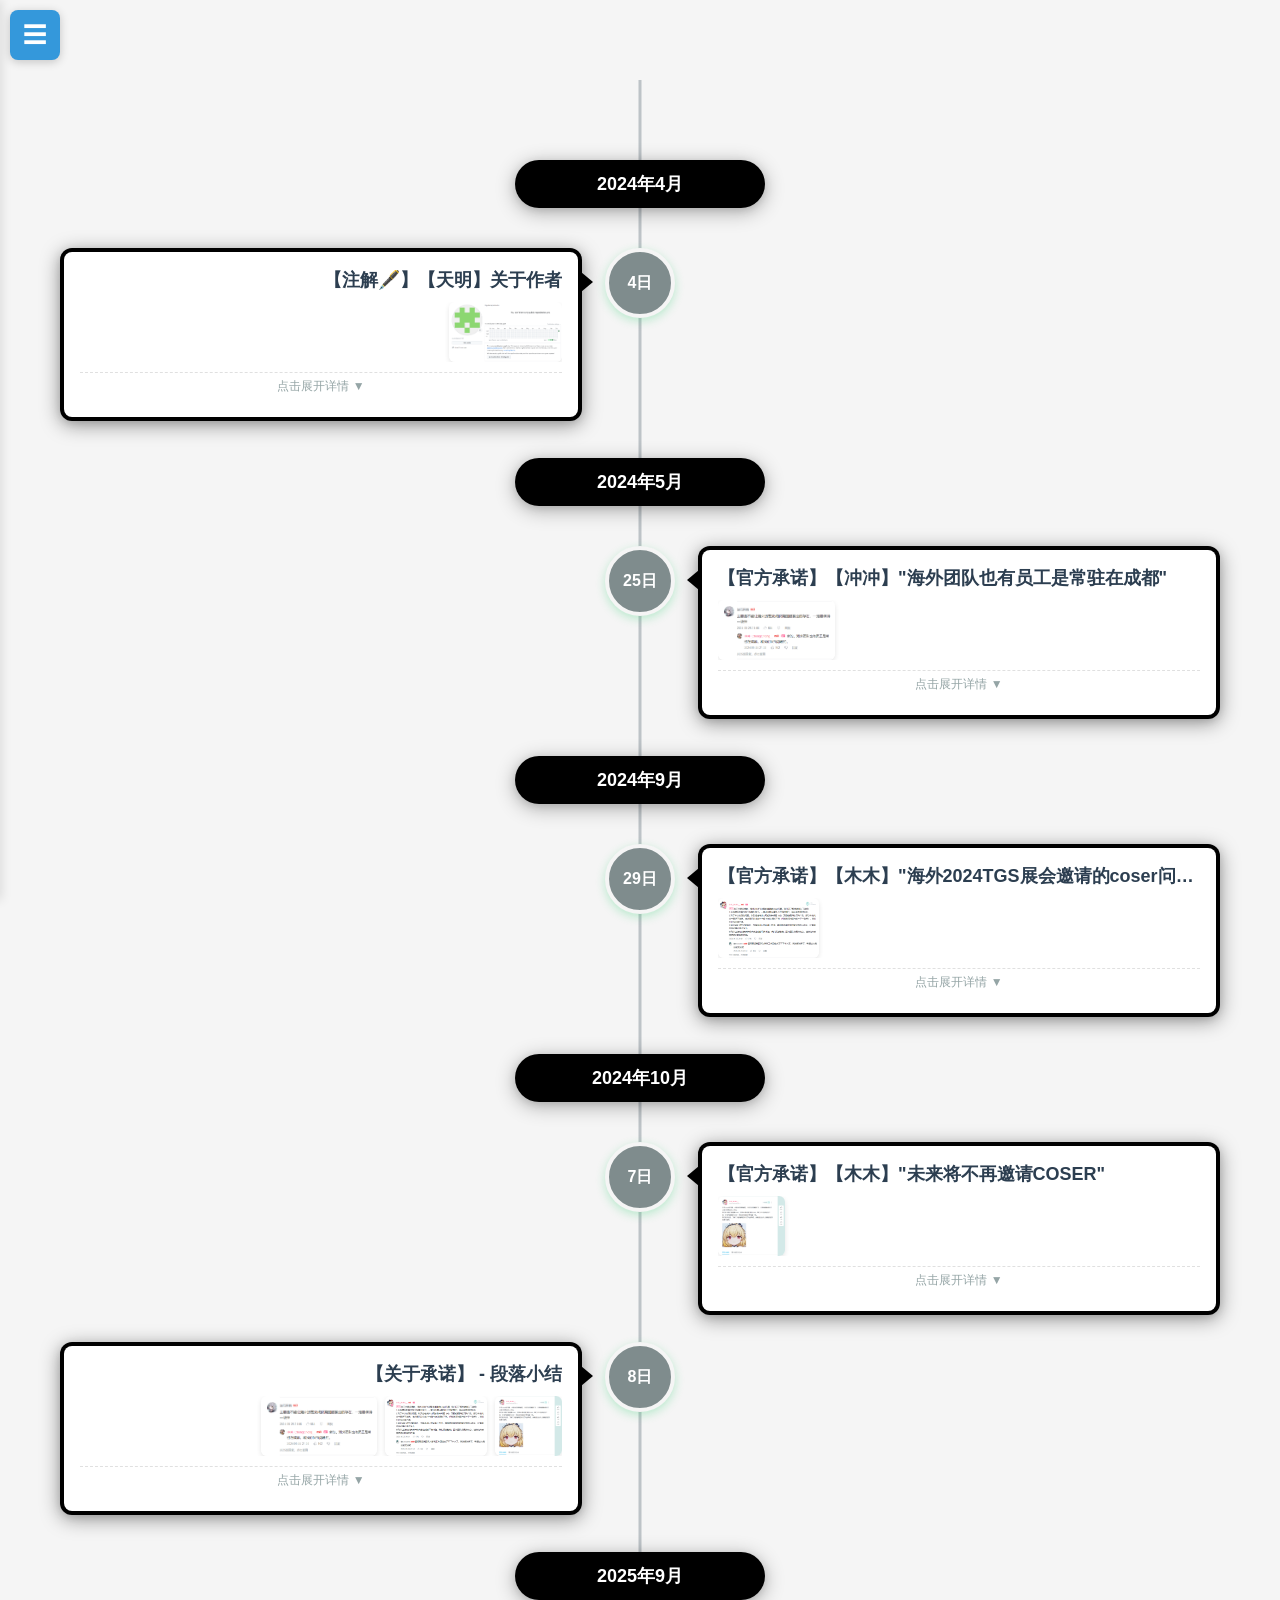
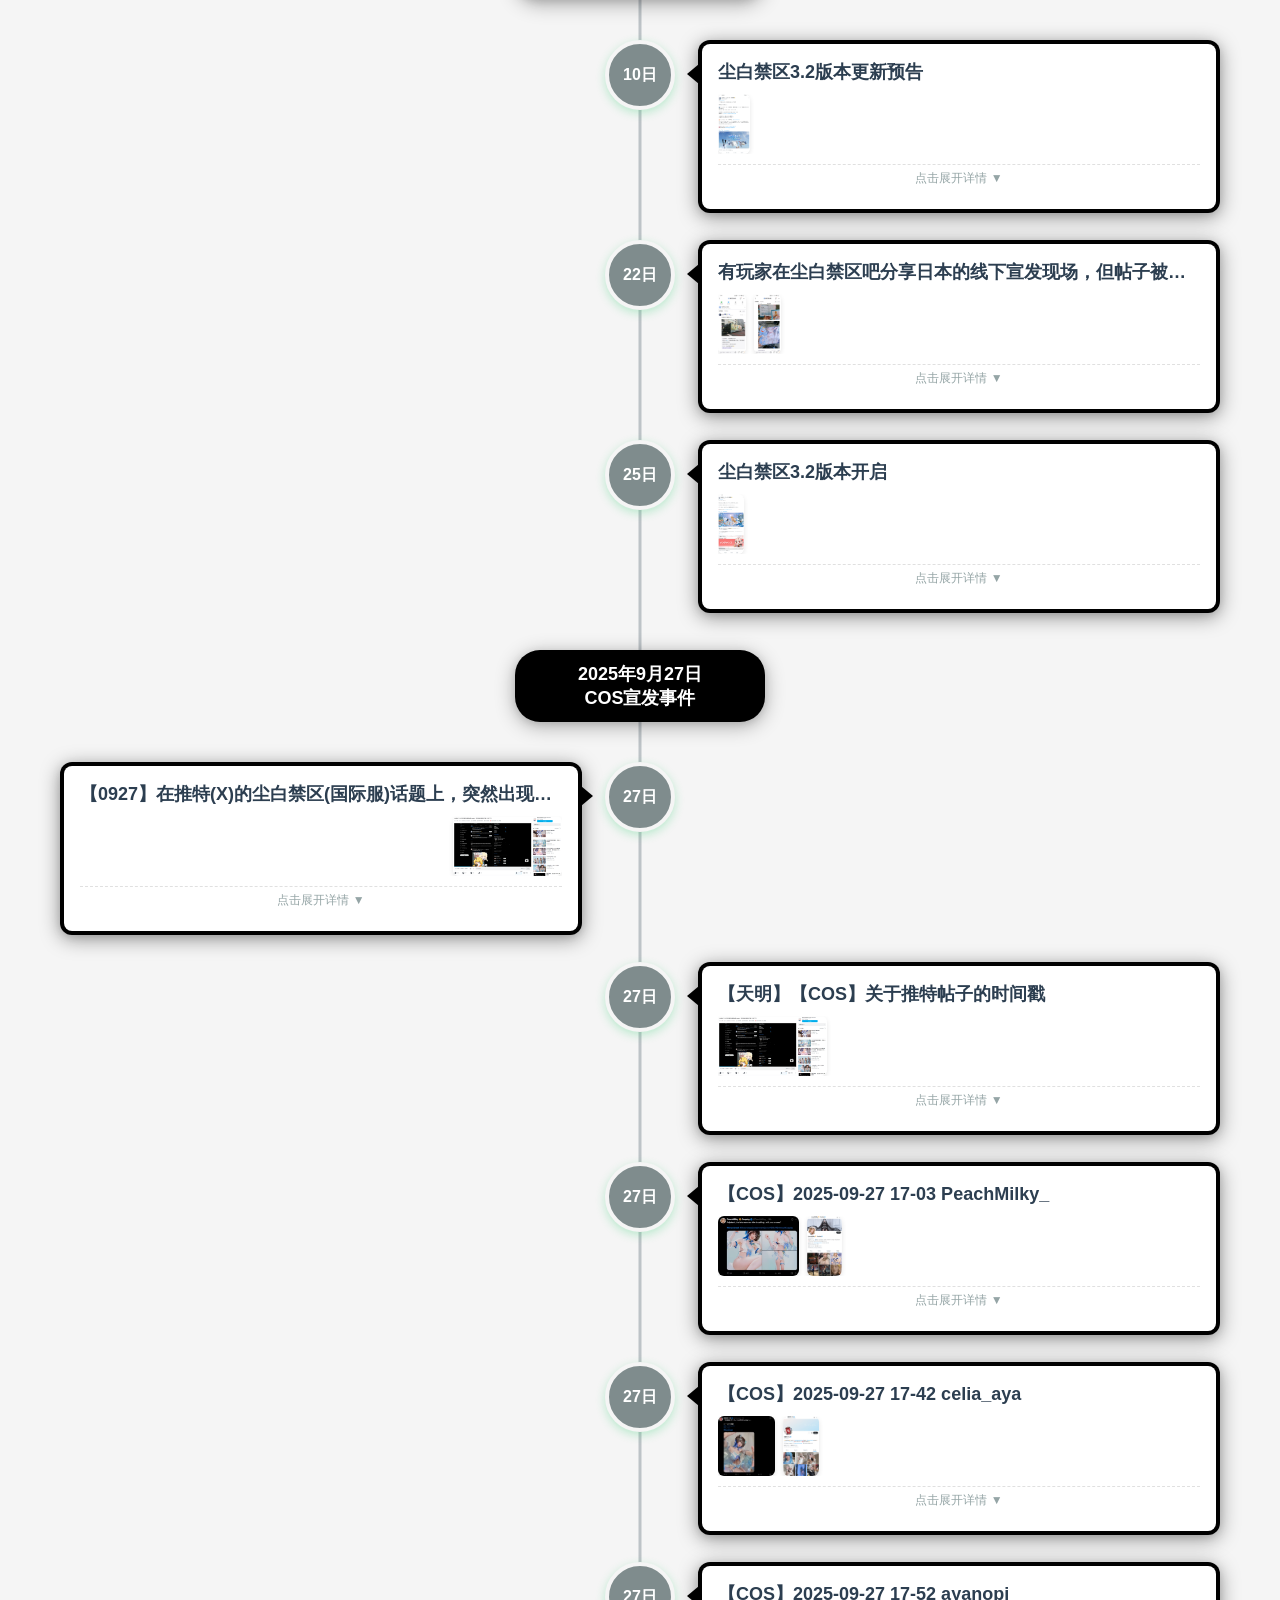
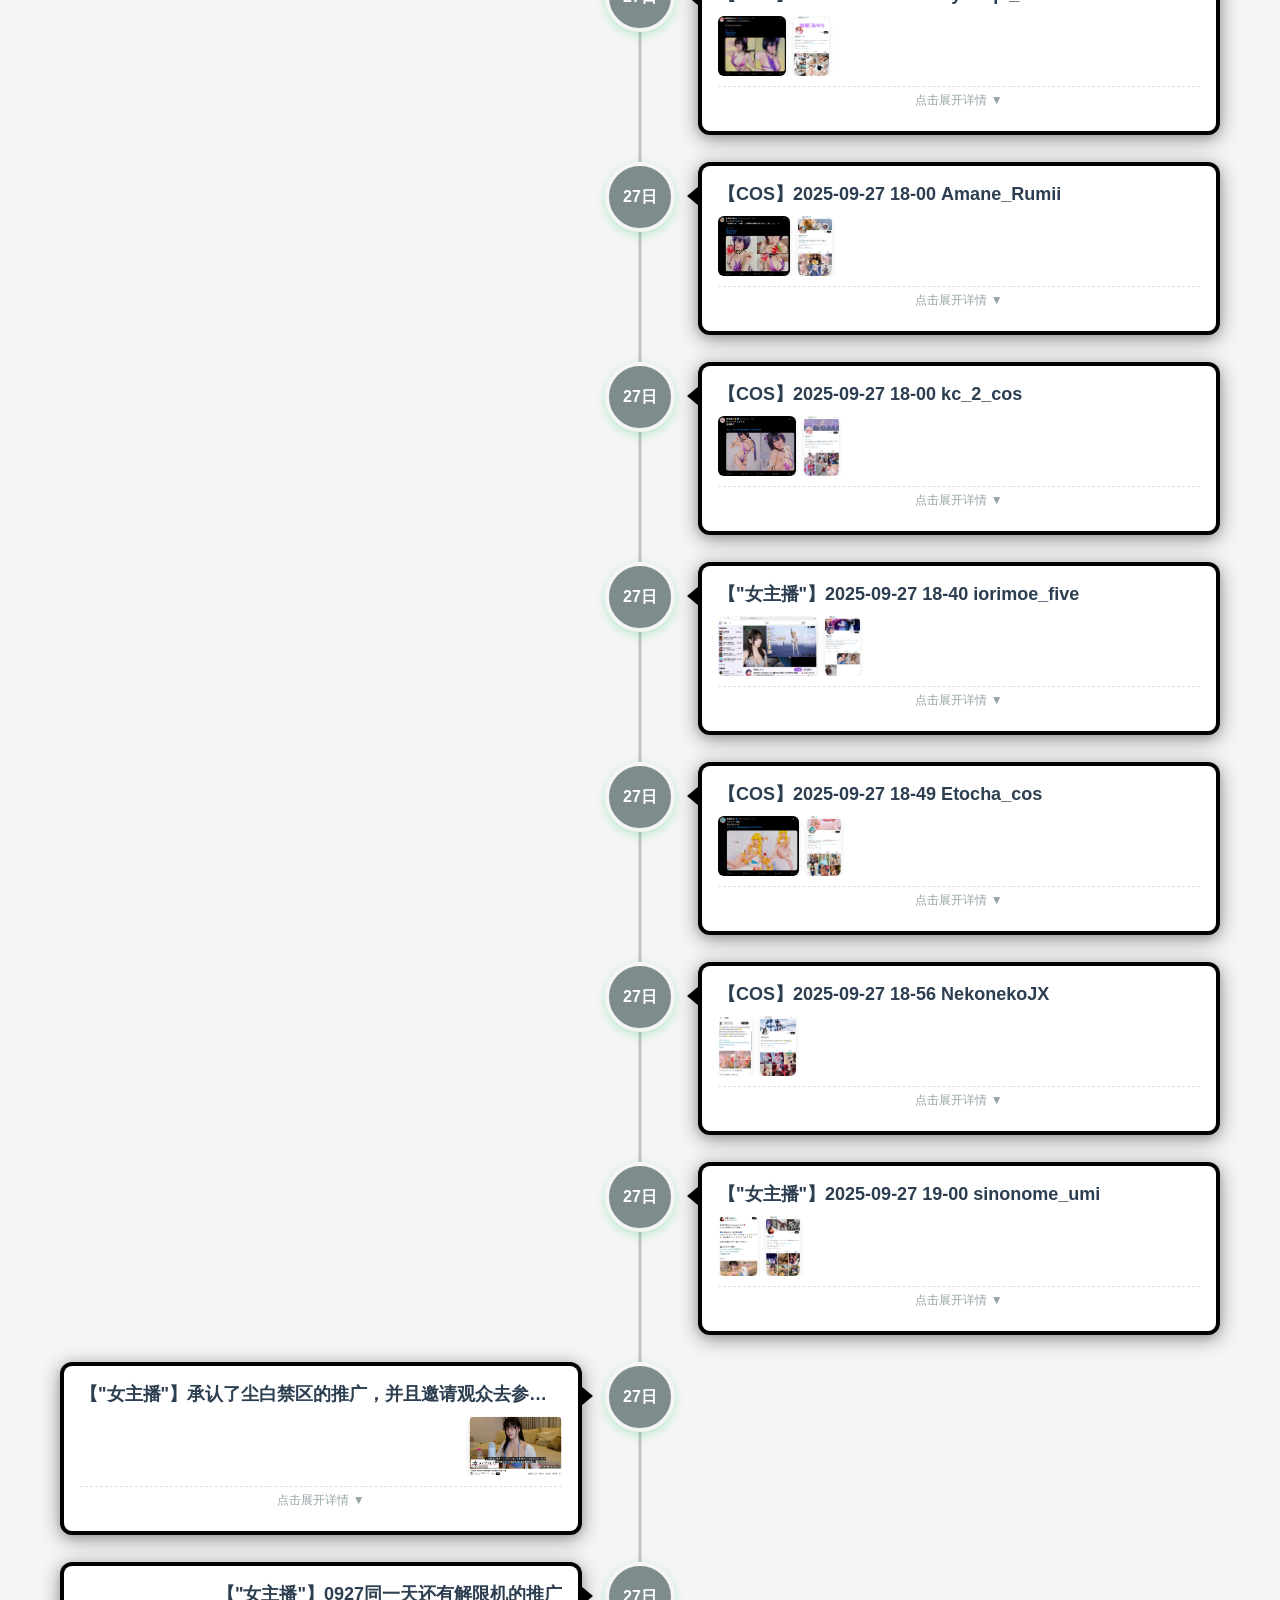
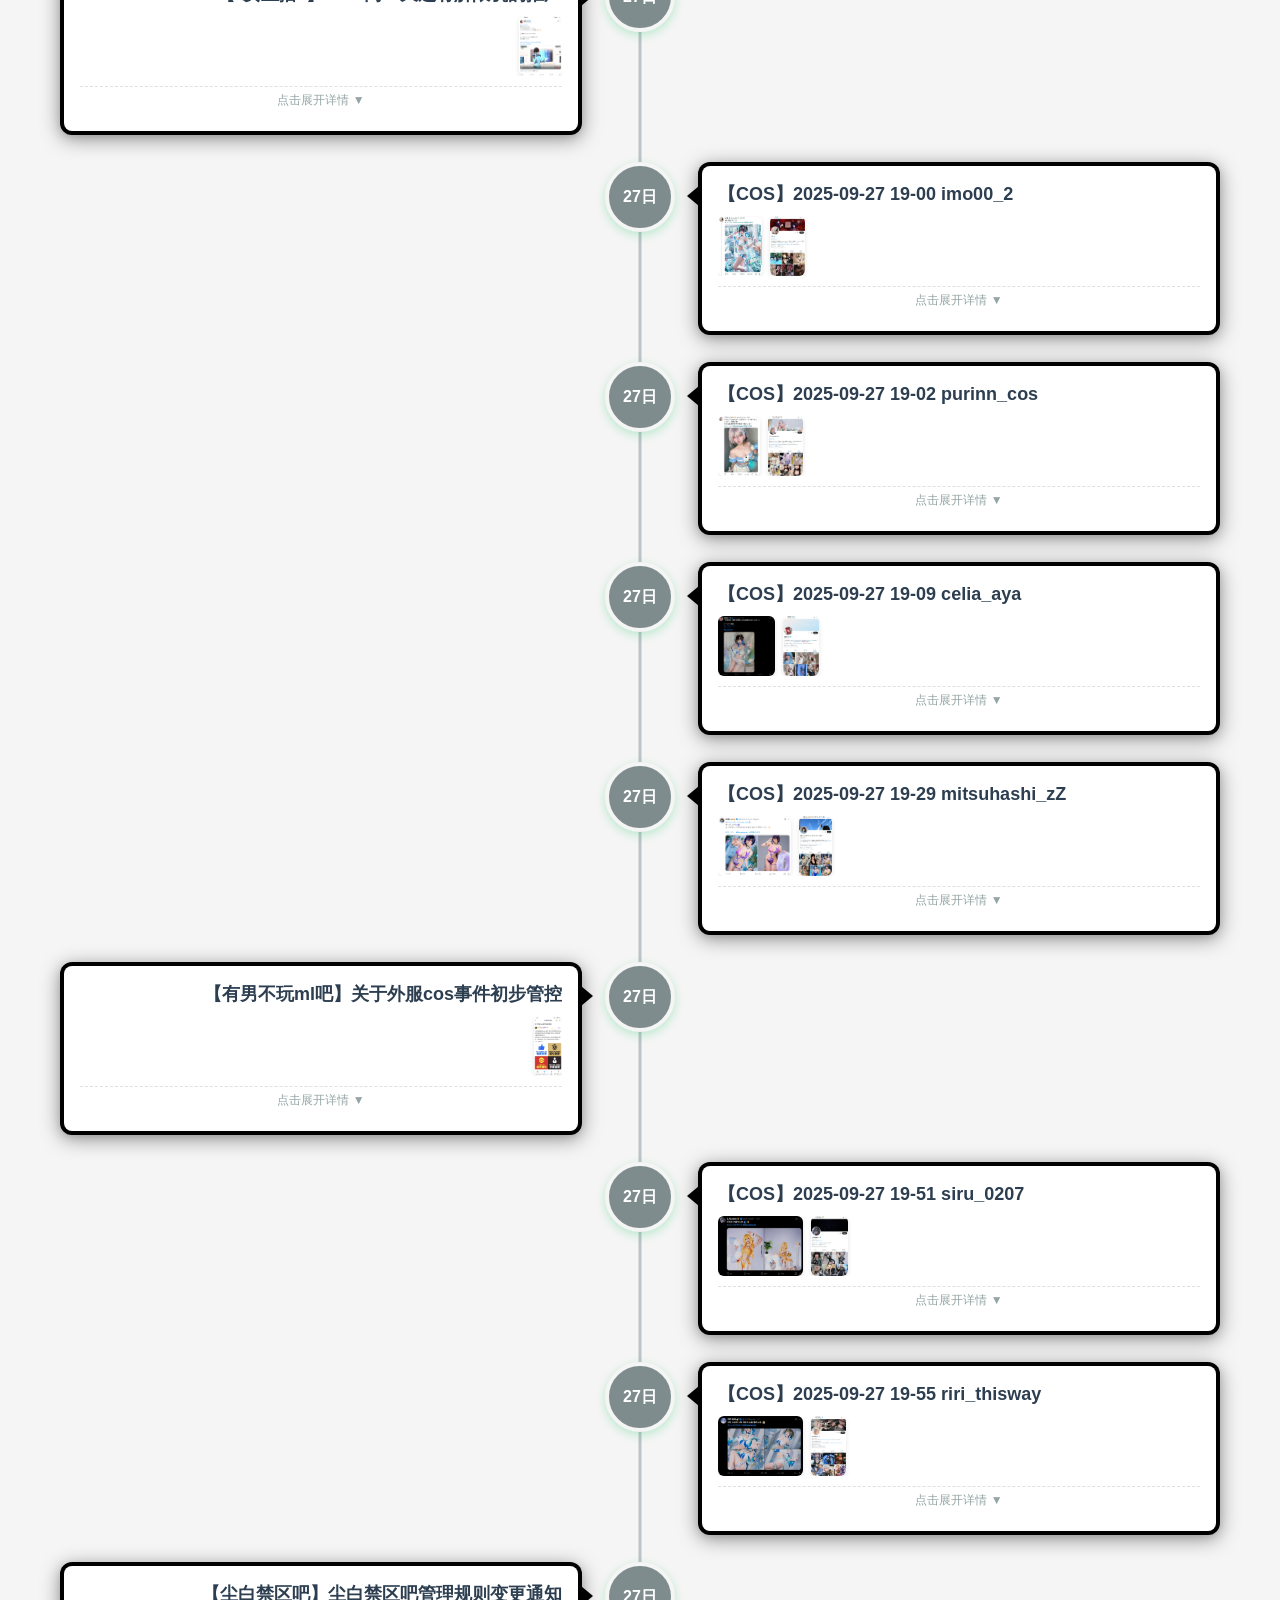
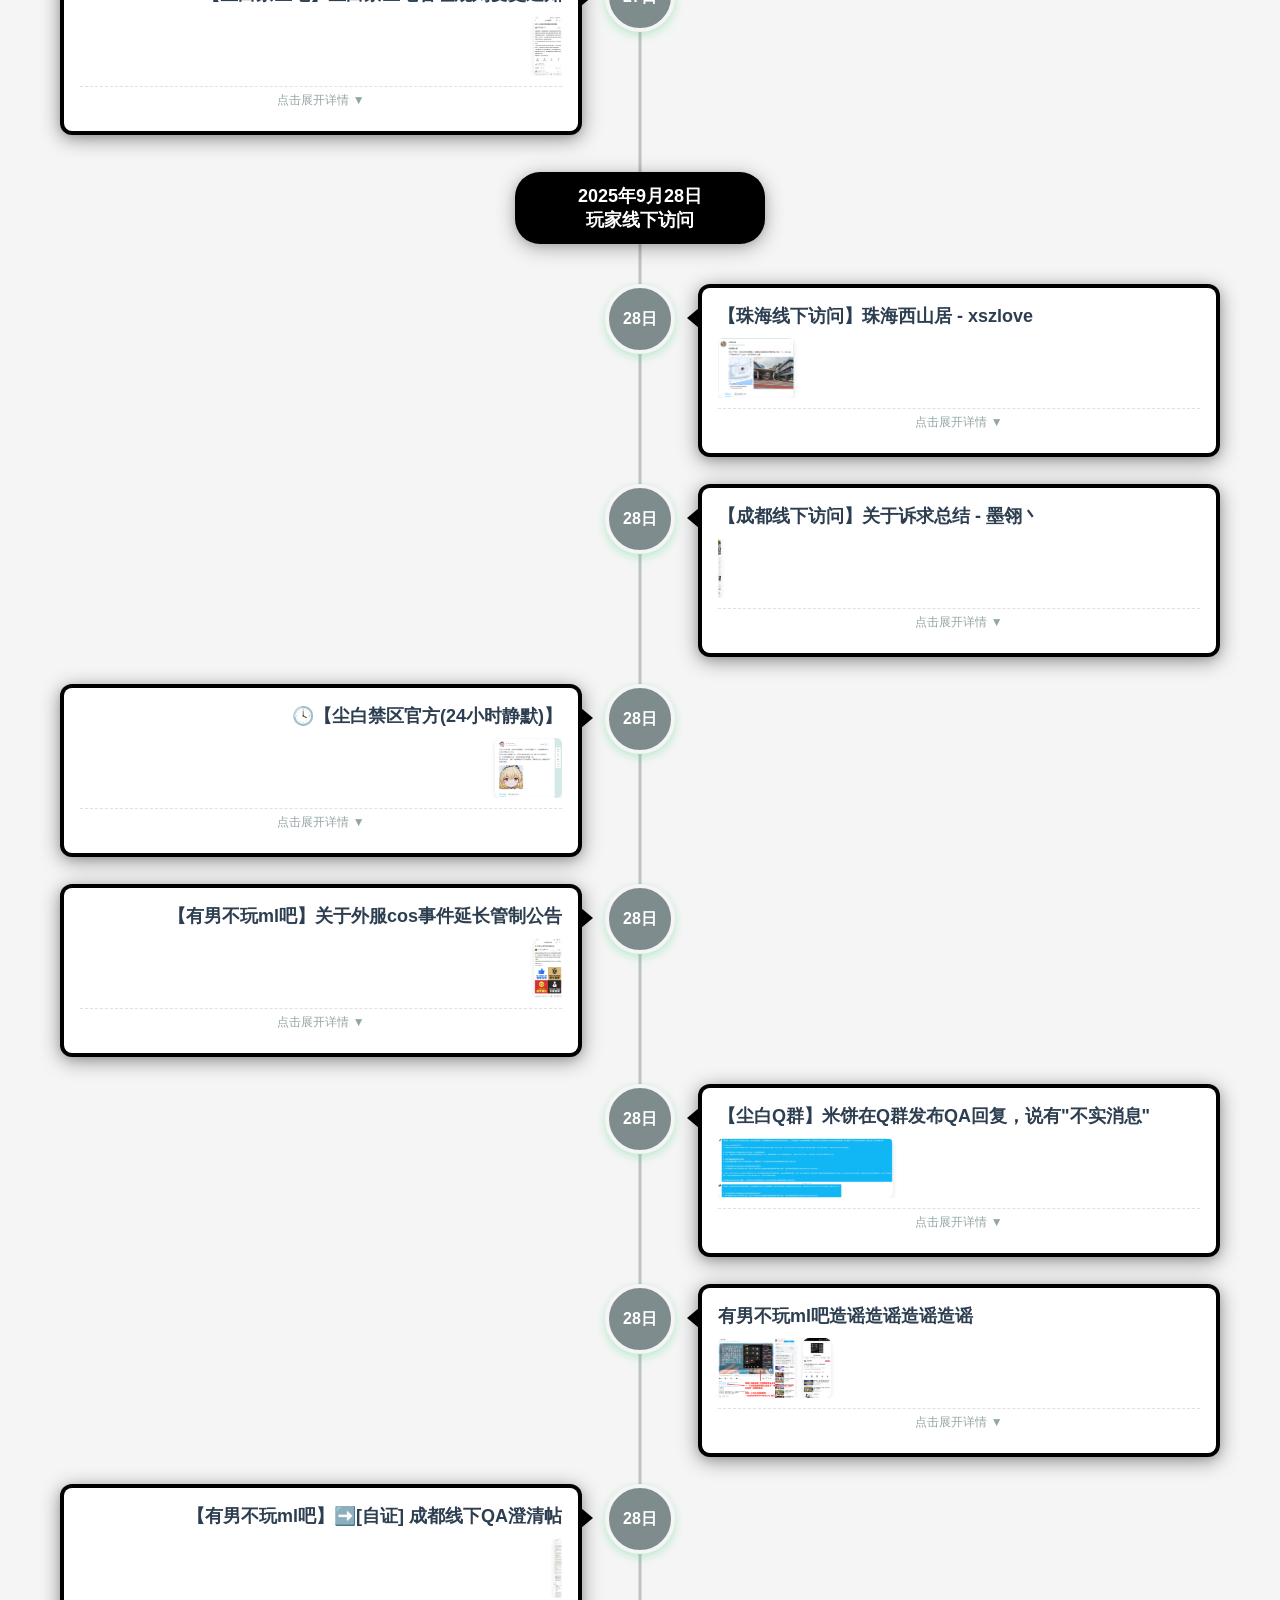
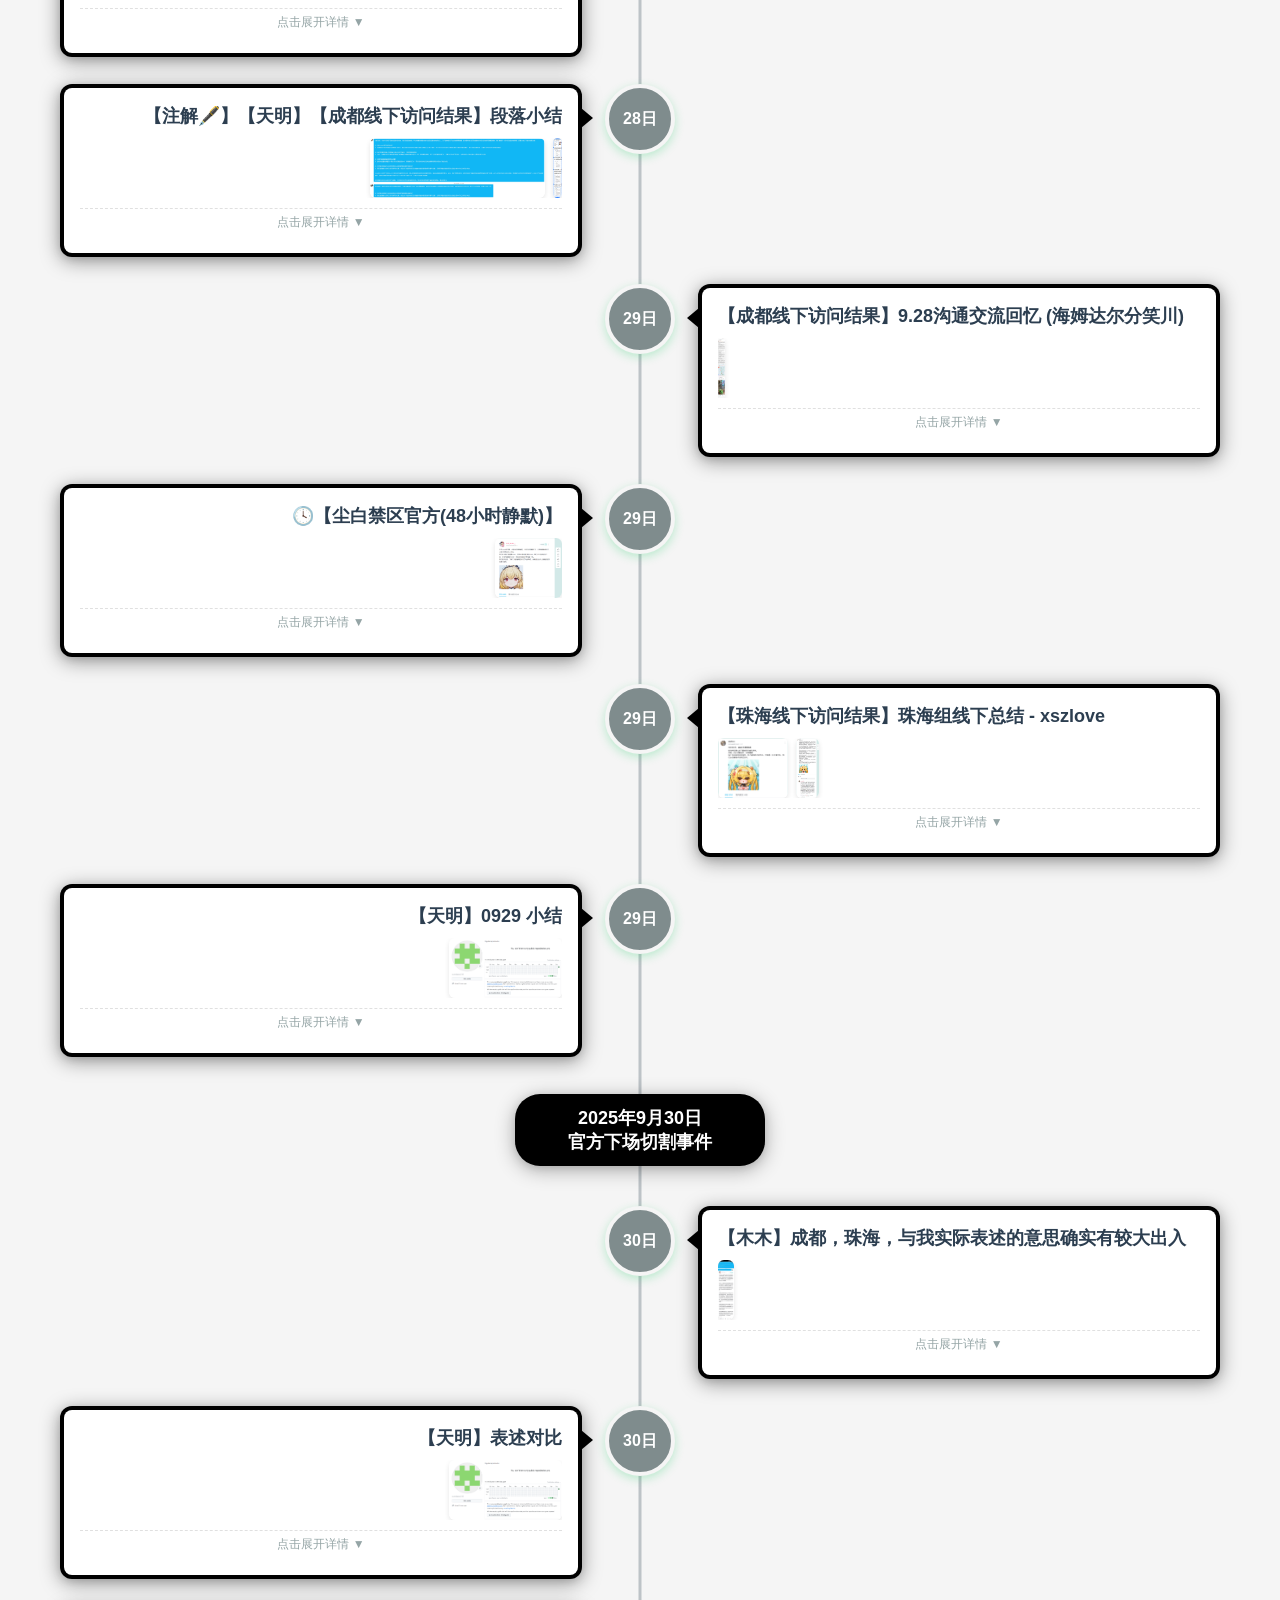
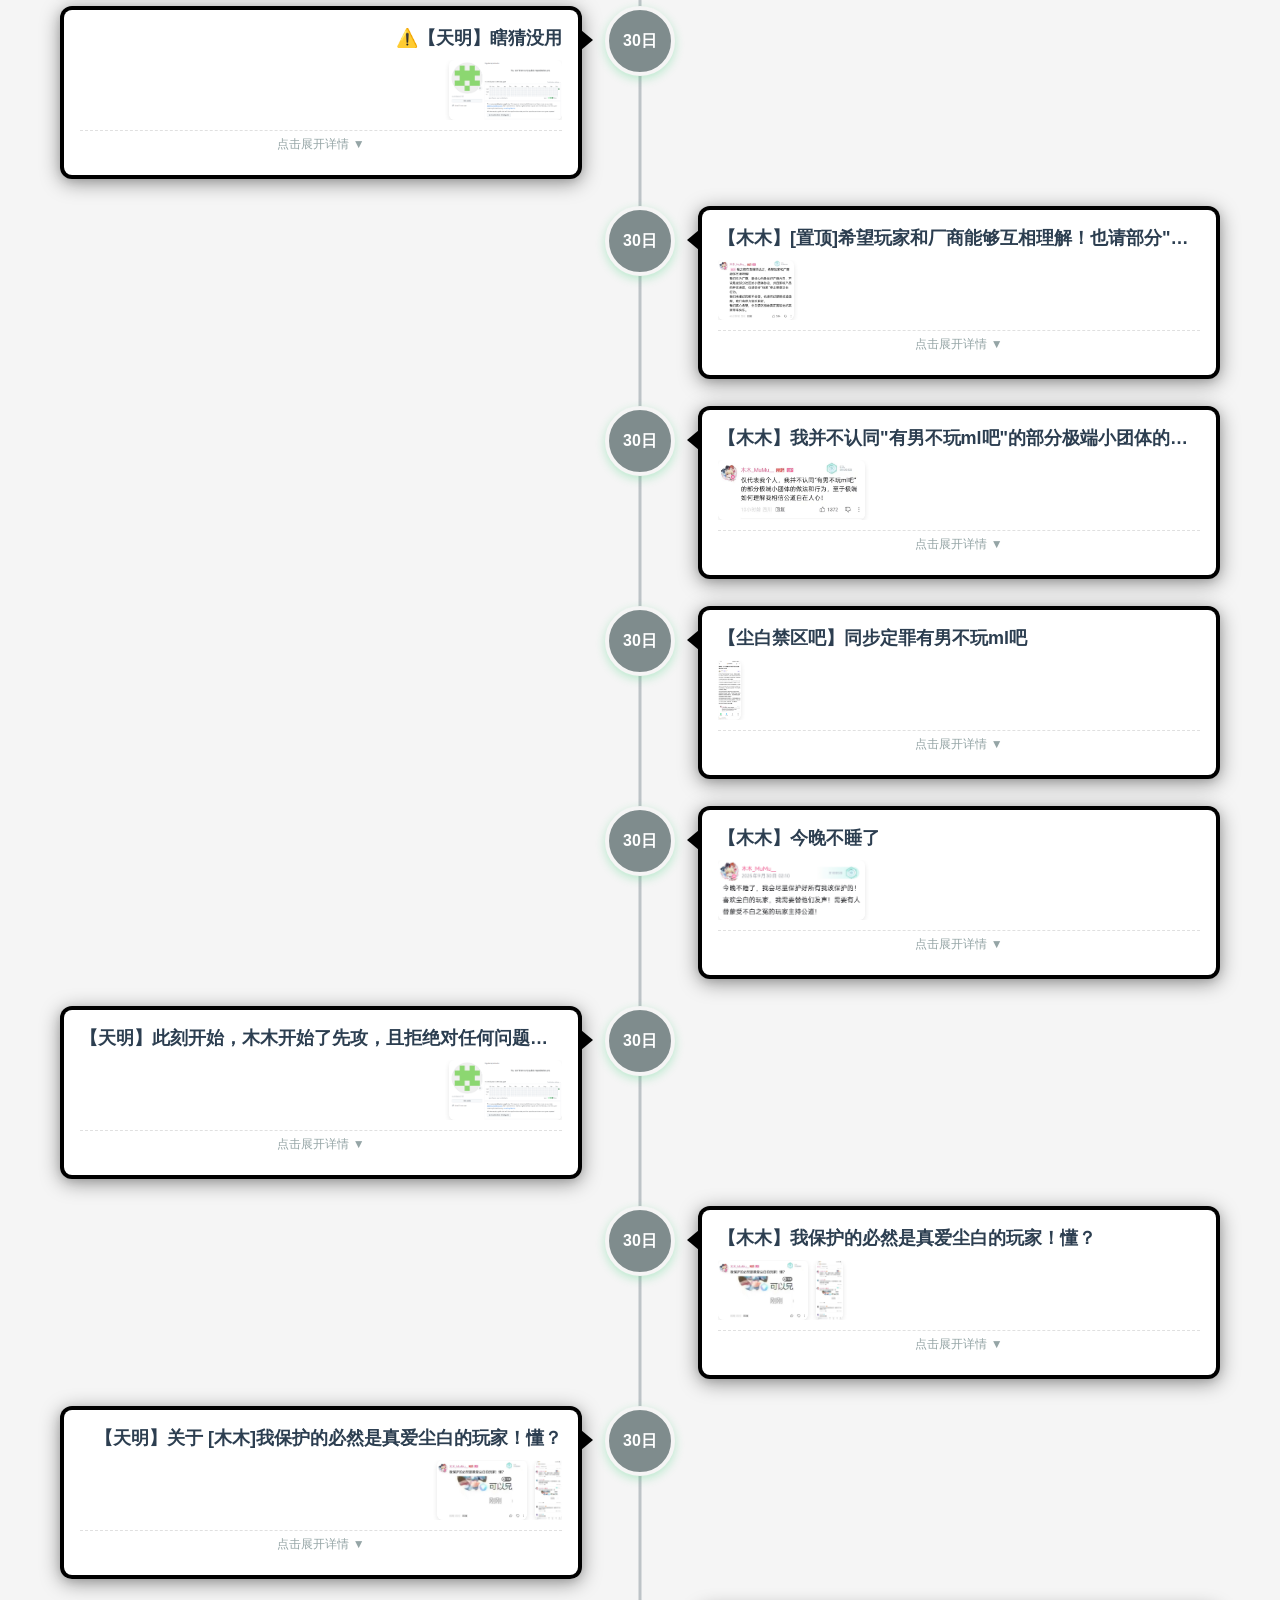
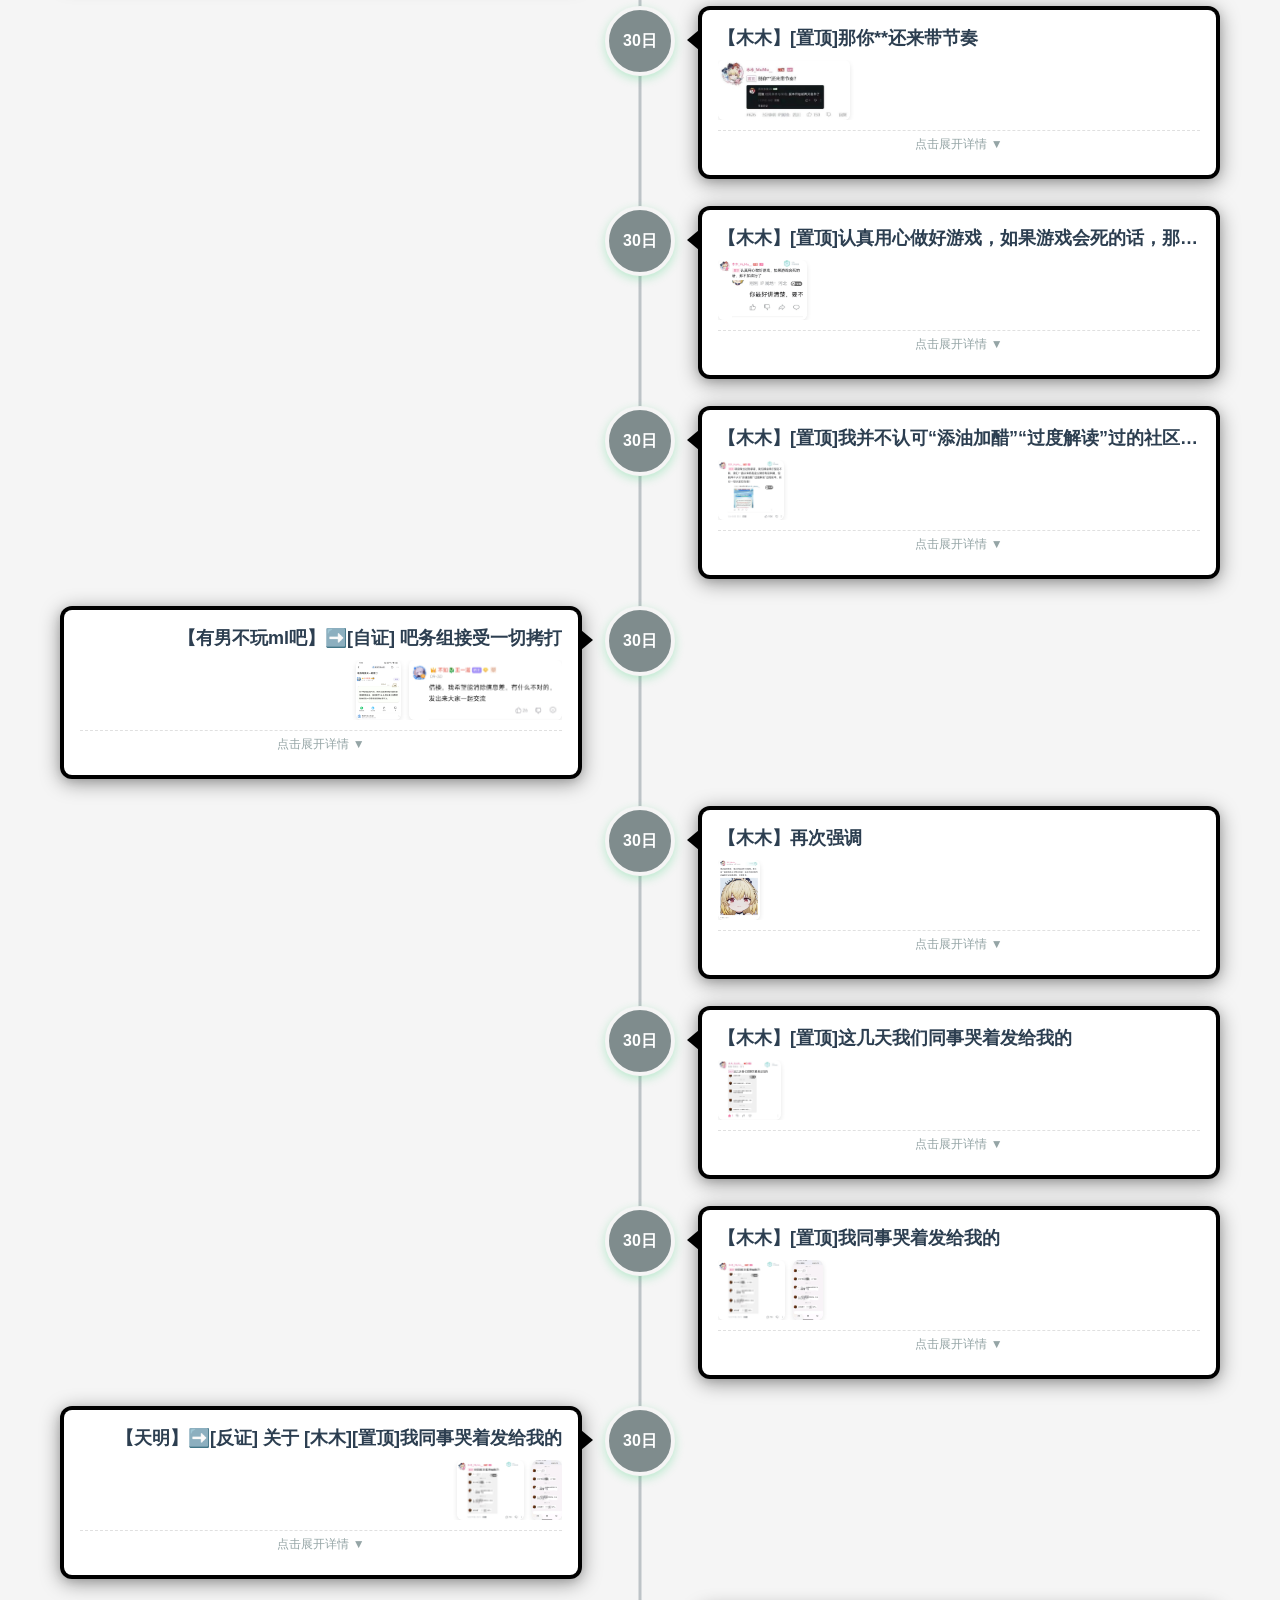
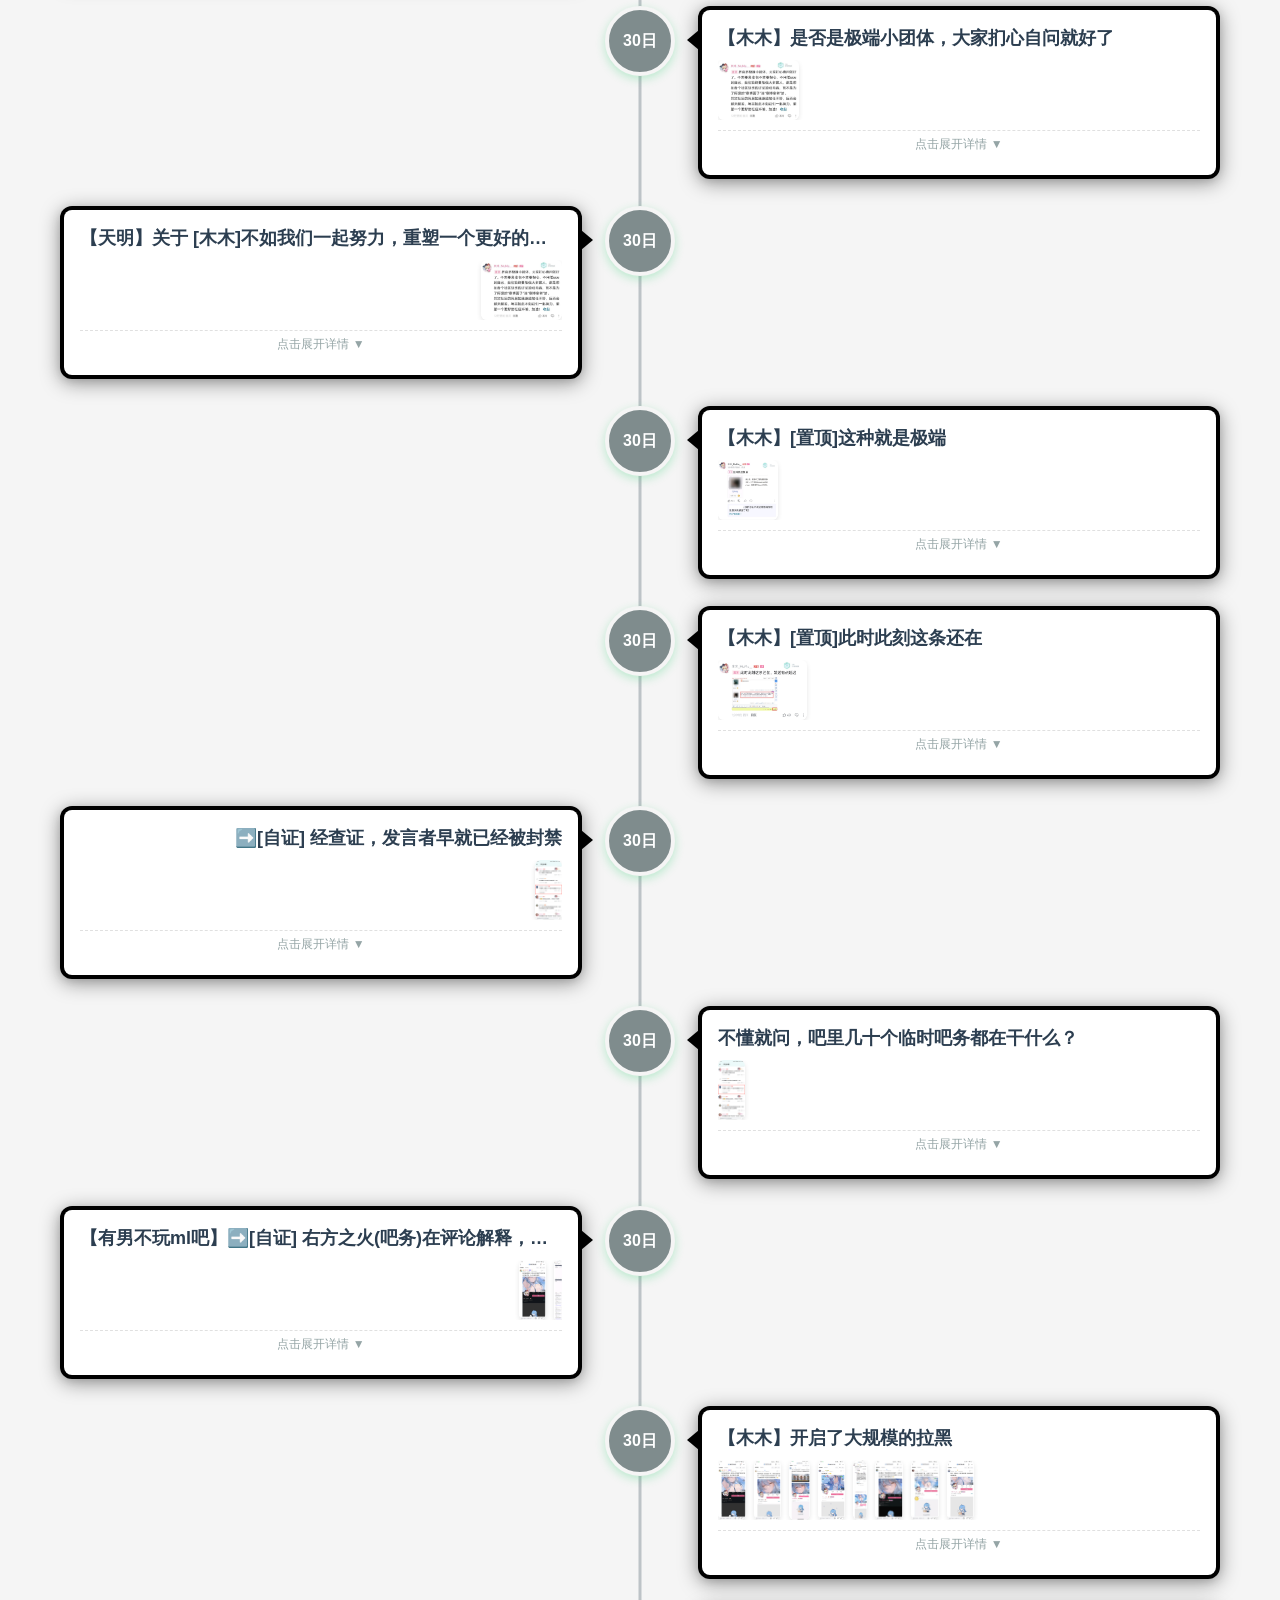
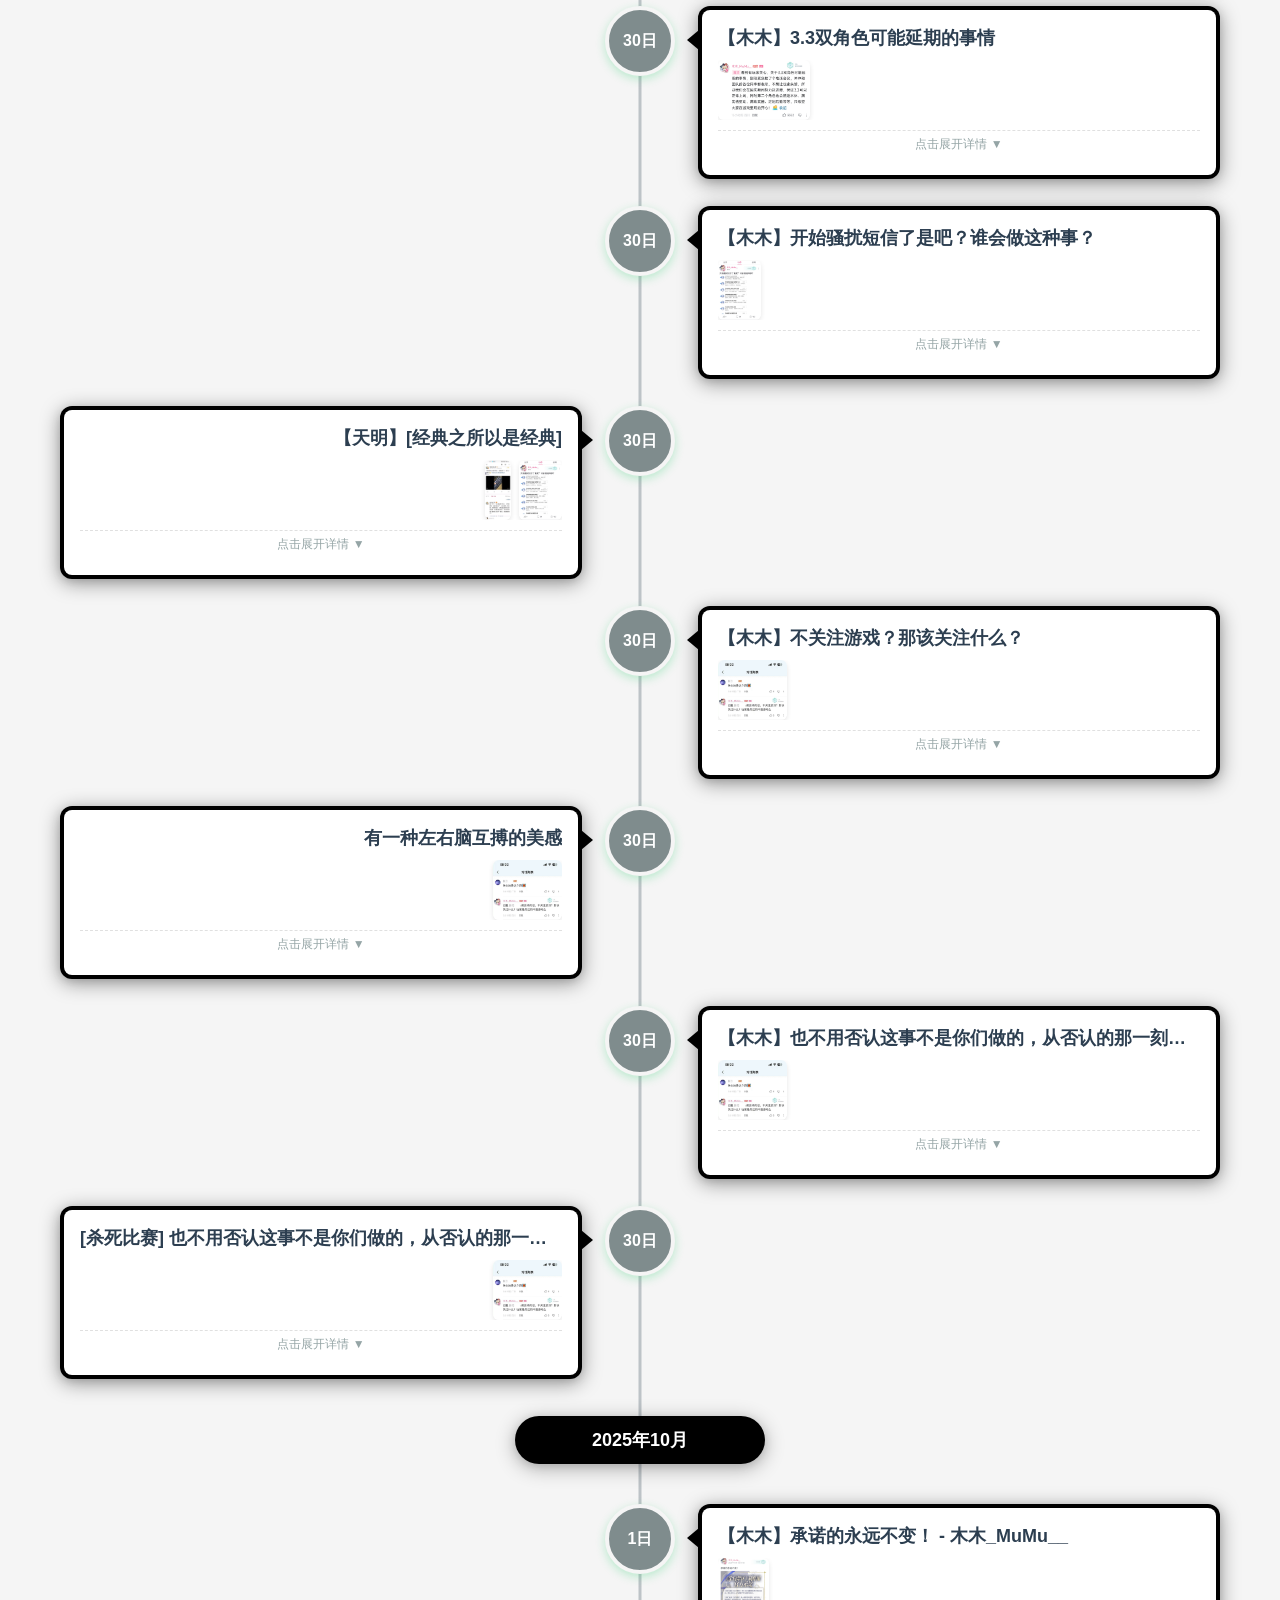
<file: timeline.html>
<!DOCTYPE html>
<html lang="zh-CN">
<head>
	<meta charset="UTF-8">
	<meta name="viewport" content="width=device-width, initial-scale=1.0">
	<title>20250930尘白禁区切割事件时间线</title>
	<style>
		* {
			margin: 0;
			padding: 0;
			box-sizing: border-box;
			scroll-behavior: smooth;
		}

		body {
			font-family: 'Microsoft YaHei', 'SimHei', Arial, sans-serif;
			background: #f5f5f5;
			overflow-x: hidden;
		}

		/* 侧边栏 */
		.sidebar {
			position: fixed;
			left: 0;
			top: 0;
			width: 280px;
			height: 100vh;
			background: rgba(44, 62, 80, 0.9);
			color: white;
			transform: translateX(-100%);
			transition: transform 0.3s ease;
			z-index: 1000;
			overflow-y: auto;
			box-shadow: 2px 0 10px rgba(0,0,0,0.1);
		}

		.sidebar.open {
			transform: translateX(0);
		}

		.sidebar-header {
			padding: 20px;
			background: #34495e;
			font-size: 18px;
			font-weight: bold;
			border-bottom: 1px solid #465a6d;
		}

		.sidebar-list {
			list-style: none;
			padding: 10px 0;
		}

		.sidebar-list li {
			border-bottom: 1px solid #34495e;
		}

		.sidebar-list a {
			display: block;
			padding: 15px 20px;
			padding-left: 40px;
			color: #ecf0f1;
			text-decoration: none;
			transition: background 0.2s;
			position: relative;
		}

		/* 侧边栏小圆点 */
		.sidebar-list a::before {
			content: '';
			position: absolute;
			left: 20px;
			top: 50%;
			transform: translateY(-50%);
			width: 8px;
			height: 8px;
			border-radius: 50%;
			border: 2px solid var(--dot-color, #ecf0f1);
			background: transparent;
			transition: background 0.2s, border-color 0.2s;
		}

		.sidebar-list a:hover {
			background: #34495e;
		}

		.sidebar-list a:hover::before {
			border-color: var(--dot-color, #3498db);
			background: var(--dot-color, #3498db);
		}

		/* 侧边栏切换按钮 */
		.sidebar-toggle {
			position: fixed;
			left: 10px;
			top: 10px;
			width: 50px;
			height: 50px;
			background: #3498db;
			border: none;
			border-radius: 8px;
			color: white;
			font-size: 24px;
			cursor: pointer;
			z-index: 999;
			box-shadow: 0 2px 10px rgba(0,0,0,0.2);
			transition: all 0.3s;
		}

		.sidebar-toggle:hover {
			background: #2980b9;
			transform: scale(1.00);
		}

		/* 主容器 */
		.container {
			max-width: 1200px;
			margin: 80px auto;
			padding: 0 20px;
			position: relative;
		}

		/* 时间线主轴 */
		.timeline {
			position: relative;
			padding: 40px 0;
		}

		.timeline::before {
			content: '';
			position: absolute;
			left: 50%;
			top: 0;
			bottom: 0;
			width: 3px;
			background: #bdc3c7;
			transform: translateX(-50%);
		}

		/* 大气泡（年月） */
		.big-bubble {
			position: relative;
			margin: 40px 0;
			z-index: 10;
			user-select: none;
			pointer-events: none;
		}

		.big-bubble-content {
			background: #3498db;
			color: white;
			padding: 12px 30px;
			border-radius: 25px;
			text-align: center;
			font-size: 18px;
			font-weight: bold;
			margin: 0 auto;
			max-width: 250px;
			box-shadow: 0 4px 20px rgba(0,0,0,0.3), 0 2px 8px rgba(0,0,0,0.1);
		}

		/* 小气泡（日期） */
		.small-bubble {
			position: relative;
			margin: 30px 0;
			z-index: 5;
			user-select: none;
		}

		.small-bubble-content {
			position: absolute;
			left: 50%;
			transform: translateX(-50%);
			width: 70px;
			height: 70px;
			background: #2ecc71;
			border: 4px solid #f5f5f5;
			border-radius: 50%;
			display: flex;
			align-items: center;
			justify-content: center;
			font-size: 16px;
			font-weight: bold;
			color: white;
			box-shadow: 0 3px 10px rgba(46, 204, 113, 0.3);
		}

		/* 事件容器 */
		.event-container {
			position: relative;
			margin: 20px 0;
			z-index: 1;
			scroll-margin-top: 40vh;
			pointer-events: none;
			/* 保底兼容性 */
			min-height: 170px;
		}
		
		/* 有缩略图时 */
		.event-container:has(.thumbnail) {
			min-height: 170px;
		}
		
		/* 无缩略图时 */
		.event-container:not(:has(.thumbnail)) {
			min-height: 100px;
		}

		/* 事件气泡 */
		.event-bubble {
			position: absolute;
			width: 45%;
			border-radius: 12px;
			padding: 4px;
			box-shadow: 0 4px 20px rgba(0,0,0,0.4), 0 2px 8px rgba(0,0,0,0.1);
			cursor: pointer;
			transition: all 0.4s cubic-bezier(0.4, 0, 0.2, 1), max-height 0.5s ease;
			max-height: 200px;
			overflow: visible;            /* 原来是 hidden */
			pointer-events: auto;
		}

		.event-bubble.expanded {
			width: 46%;
			max-height: none;
			box-shadow: 0 6px 30px rgba(0,0,0,0.2), 0 3px 12px rgba(0,0,0,0.15);
			z-index: 100;
		}

		/* 添加内部白色背景容器 */
		.event-bubble-inner {
			background: white;
			border-radius: 8px;
			padding: 16px;
			height: 100%;
			overflow: hidden;             /* 新增：把裁剪放到内部白色容器 */
		}

		.event-bubble.left {
			right: 55%;
			text-align: right;
		}

		.event-bubble.right {
			left: 55%;
			text-align: left;
		}

		/* 事件连接线 */
		/* .event-bubble::after {
			content: '';
			position: absolute;
			top: 30px;
			width: 30px;
			height: 2px;
			background: #e74c3c;
		}

		.event-bubble.left::after {
			right: -30px;
		}

		.event-bubble.right::after {
			left: -30px;
		} */

		/* 三角形指示器 - 指向小气泡 */
		.event-bubble::before {
			content: '';
			position: absolute;
			top: 24px;
			width: 0;
			height: 0;
			border-style: solid;
			z-index: 1;
		}

		.event-bubble.left::before {
			right: -11px;
			border-width: 10px 0 10px 12px;
			border-color: transparent transparent transparent var(--triangle-color, #e74c3c);
		}

		.event-bubble.right::before {
			left: -11px;
			border-width: 10px 12px 10px 0;
			border-color: transparent var(--triangle-color, #e74c3c) transparent transparent;
		}

		/* 事件标题 */
		.event-title {
			font-size: 18px;
			font-weight: bold;
			margin-bottom: 10px;
			color: #2c3e50;
			/* 添加以下样式 */
			overflow: hidden;
			text-overflow: ellipsis;
			white-space: nowrap;
			transition: white-space 0.3s ease;
		}

		/* 缩略图容器 */
		.thumbnails {
			display: flex;
			gap: 8px;
			margin-top: 10px;
			flex-wrap: wrap;
			opacity: 1;
			max-height: 80px;
			overflow: hidden;
			transition: opacity 0.3s ease, max-height 0.3s ease, margin 0.3s ease;
		}

		/* 展开时显示完整标题 */
		.event-bubble.expanded .event-title {
			white-space: normal;
			word-wrap: break-word;
		}

		/* 展开时隐藏缩略图 */
		.event-bubble.expanded .thumbnails {
			opacity: 0;
			max-height: 0;
			margin-top: 0;
			margin-bottom: 0;
		}

		.event-bubble.left .thumbnails {
			justify-content: flex-end;
		}

		.event-bubble.right .thumbnails {
			justify-content: flex-start;
		}

		.thumbnail {
			max-height: 60px;
			width: auto;
			object-fit: cover;
			border-radius: 6px;
			box-shadow: 0 2px 5px rgba(0,0,0,0.1);
		}

		/* 事件内容 */
		.event-content {
			display: block;
			max-height: 0;
			opacity: 0;
			overflow: hidden;
			margin-top: 0;
			padding-top: 0;
			border-top: none;
			color: #000000;
			line-height: 1.6;
			text-align: left;
			transition: max-height 0.4s ease, opacity 0.3s ease, margin 0.3s ease, padding 0.3s ease;
		}

		/* 或者更温和的换行方式（推荐） */
		.event-content a {
			word-break: break-word;
			overflow-wrap: anywhere;
			display: inline;
		}

		.event-bubble.expanded .event-content {
			max-height: none;
			opacity: 1;
			margin-top: 15px;
			padding-top: 15px;
			border-top: 2px solid #ecf0f1;
		}

		.event-content img {
			max-width: 100%;
			height: auto;
			border-radius: 8px;
			margin: 10px 0;
		}

		/* 展开提示 - 修复瞬移问题 */
		.expand-hint {
			text-align: center;
			color: #95a5a6;
			font-size: 12px;
			margin-top: 10px;
			padding: 5px 0;
			border-top: 1px dashed #e0e0e0;
			user-select: none;
			opacity: 1;
			max-height: 50px;
			overflow: hidden;
			transition: opacity 0.4s ease, max-height 0.4s ease, margin 0.4s ease, padding 0.4s ease;
		}

		.event-bubble.expanded .expand-hint {
			opacity: 0;
			max-height: 0;
			margin-top: 0;
			margin-bottom: 0;
			padding-top: 0;
			padding-bottom: 0;
		}

		/* 收起提示 */
		.collapse-hint {
			opacity: 0;
			max-height: 0;
			overflow: hidden;
			text-align: center;
			color: #95a5a6;
			font-size: 12px;
			margin-top: 0;
			padding: 0;
			border-top: 1px dashed #e0e0e0;
			cursor: pointer;
			user-select: none;
			transition: opacity 0.4s ease, max-height 0.4s ease, margin 0.4s ease, padding 0.4s ease;
		}

		.collapse-hint:hover {
			color: #3498db;
		}

		.event-bubble.expanded .collapse-hint {
			opacity: 1;
			max-height: 50px;
			margin-top: 15px;
			padding: 8px 0;
		}

		.event-bubble.expanded {
			cursor: default;
		}

		.collapse-hint {
			cursor: pointer !important;
		}

		.fullscreen-image-container {
			display: none;
			position: fixed;
			top: 0;
			left: 0;
			width: 100%;
			height: 100%;
			background: rgba(0, 0, 0, 0.9);
			z-index: 2000;
			cursor: default;
			opacity: 0;
			transition: opacity 0.3s ease;
		}

		.fullscreen-image-container.active {
			display: flex;
			justify-content: center;
			align-items: center;
			opacity: 1;
		}

		.fullscreen-image {
			max-width: 90%;
			max-height: 90vh;
			object-fit: contain;
			border-radius: 8px;
			box-shadow: 0 4px 20px rgba(0, 0, 0, 0.4);
			transform: scale(0.9);
			transition: transform 0.3s ease;
		}

		.fullscreen-image-container.active .fullscreen-image {
			transform: scale(1);
		}

		/* 修改事件内容中的图片样式 */
		.event-content img {
			max-width: 100%;
			height: auto;
			border-radius: 8px;
			margin: 10px 0;
			cursor: zoom-in;
			transition: transform 0.2s ease;
		}

		.event-content img:hover {
			transform: scale(1.02);
		}

		/* 移动端适配 */
		@media (max-width: 768px) {
			.timeline::before {
				left: 30px;
			}

			.event-bubble {
				width: calc(100% - 80px);
				left: 60px !important;
				right: auto !important;
				text-align: left;
			}

			/* 添加这个：移动端展开时保持宽度不变 */
			.event-bubble.expanded {
				width: calc(100% - 80px);
			}

			.event-bubble.left {
				text-align: left;
			}

			/* .event-bubble::after {
				left: -30px !important;
				right: auto !important;
			} */

			/* 移动端三角形适配 */
			.event-bubble::before {
				left: -11px !important;
				right: auto !important;
				border-width: 10px 12px 10px 0 !important;
				border-color: transparent var(--triangle-color, #e74c3c) transparent transparent !important;
			}

			.small-bubble-content {
				left: 30px;
				transform: translateX(-50%);
			}

			.big-bubble-content {
				margin-left: 30px;
				margin-right: 20px;
			}

			.thumbnails {
				justify-content: flex-start !important;
			}

			.sidebar {
				width: 50%;
			}			
		}
		.color {
			color:#2e643a;
		}


	</style>
</head>
<body>
	<!-- 侧边栏切换按钮 -->
	<button class="sidebar-toggle" onclick="toggleSidebar()">☰</button>

	<!-- 侧边栏 -->
	<div class="sidebar" id="sidebar">
		<div class="sidebar-header">事件列表</div>
		<ul class="sidebar-list" id="sidebarList">
			<!-- 动态生成 -->
		</ul>
	</div>

	<!-- 主容器 -->
	<div class="container">
		<div class="timeline" id="timeline">
			<!-- 动态生成时间线 -->
		</div>
	</div>

	<!-- 添加全屏图片容器 -->
	<div class="fullscreen-image-container" id="fullscreenContainer">
		<img class="fullscreen-image" id="fullscreenImage" alt="全屏图片">
	</div>

	<script>
		// 全局颜色组配置
		const colorGroups = {
			"default": {
				timeline: "#7f8c8d",
				bigBubble: "#000000",
				smallBubble: "#7f8c8d",
				eventBubble: "#000000"
			},
			"warning": {
				timeline: "#e67e22",
				bigBubble: "#e74c3c",
				smallBubble: "#f39c12",
				eventBubble: "#c0392b"
			},
			"dark": {
				timeline: "#34495e",
				bigBubble: "#2c3e50",
				smallBubble: "#7f8c8d",
				eventBubble: "#95a5a6"
			},
			"success": {
				timeline: "#16a085",
				bigBubble: "#27ae60",
				smallBubble: "#2ecc71",
				eventBubble: "#1abc9c"
			}
		};

		// 示例事件数据
		const events = 
[{"title_full":"【注解🖋️】【天明】关于作者","datetime":"2024-04-04 20:40","content":"<p>时间：2025-10-20 19:37<br /><br />本时间线作者：<br />天明overdawn233<br /><a href=\"https://github.com/overdawn233\" target=\"_blank\">https://github.com/overdawn233</a><br /><br />免责声明：图片和资料收集于互联网(均为Primary Source)<br /><br /><img src=\"./img/2025-10-21 13-58-01 overdawn233.png\" alt=\"\" width=\"50%\" /><br /><br />本文收录的内容都是绝对的一手信息：<br />1、源于官方<br />2、源于事件当中本人<br /><br />不要问，关于为什么我不收录源于其他UP主的\"超可信的二手消息\"的类似问题了，谢谢了<br />(无法验证的纯聊天记录(二手信息)暂不收录，为什么？)<br /><br />【天明】关于证据<br />如果有其他的一手资料可以补充提供的<br />请发送至overdawn233@gmail.com<br />(默认为不记名的匿名投稿)<br /><br />【天明】不被采纳的证据，例子(仅作示例，并不针对个人)⬇️<br />2025-09-30 21:02<br />发一个打破信息壁垒的帖子 - 四小贩の祝福<br /><a href=\"https://tieba.baidu.com/p/10086519672\" target=\"_blank\">https://tieba.baidu.com/p/10086519672</a><br />(无直接或间接的身份证明，且前后发言矛盾⚠️)<br />2025-09-30 21:44<br />再发一个关于游戏内容的采访贴 - 四小贩の祝福<br /><a href=\"https://tieba.baidu.com/p/10086613523\" target=\"_blank\">https://tieba.baidu.com/p/10086613523</a><br />(无直接或间接的身份证明，且前后发言矛盾⚠️)<br /><img src=\"./img/0930_mumu_chongchong/2025-09-30 19-34 &ldquo;打破信息壁垒&rdquo;1.png\" alt=\"\" width=\"50%\" /><br /><img src=\"./img/0930_mumu_chongchong/2025-09-30 21-47 &ldquo;打破信息壁垒&rdquo;2.png\" alt=\"\" width=\"50%\" /><br />天明：证据如果无直接或间接的身份证明，或者前后发言矛盾的，都会被我在此排除<br /><br />【天明】目前未被采纳的证据(请勿重复投稿)⬇️<br />2025-09-29 03:26<br />线下丹砂狸花猫，战绩可查 - 爱睡懒觉的小狸猫<br /><a href=\"https://www.bilibili.com/video/BV13fHFzbEkE/\" target=\"_blank\">https://www.bilibili.com/video/BV13fHFzbEkE/</a><br />(无直接或间接的身份证明)<br />2025-09-30 21:02<br />发一个打破信息壁垒的帖子 - 四小贩の祝福<br /><a href=\"https://tieba.baidu.com/p/10086519672\" target=\"_blank\" rel=\"noopener\">https://tieba.baidu.com/p/10086519672</a><br />(无直接或间接的身份证明，且前后发言矛盾⚠️)<br />2025-09-30 21:44<br />再发一个关于游戏内容的采访贴 - 四小贩の祝福<br /><a href=\"https://tieba.baidu.com/p/10086613523\" target=\"_blank\" rel=\"noopener\">https://tieba.baidu.com/p/10086613523</a><br />(无直接或间接的身份证明，且前后发言矛盾⚠️)<br /><br />【天明】<br />最后，如果你觉得连这个时间线都算不上\"事实\"，那是你的自由<br /><br />但如果有些\"极端小团体\"非要张口就来造谣式辟谣，那么我只能引用某人的名言<br /><img src=\"./img/0930_mumu_chongchong/2024-10-31 15-44 木木_现在造谣成本这么低了？.jpg\" alt=\"\" width=\"50%\" /></p>","thumbnails":["./img/2025-10-21 13-58-01 overdawn233.png"],"position":"left","colorGroup":"default","customColor":null,"title":"","id":1},{"title_full":"【官方承诺】【冲冲】\"海外团队也有员工是常驻在成都\"","datetime":"2024-05-25 21:00","content":"<p>时间：2024-05-25 10:06<br /><img src=\"./img/0930_mumu_chongchong/2024-05-25 10-06 nga_尘白外服翻译问题_1.jpg\" alt=\"\" width=\"50%\" /><br />【事件】尘白禁区，国际服，外语翻译夹带私货的问题<br />(NGA)(原贴)原帖链接丢失<br />(尘白禁区吧)(引用)<a href=\"https://tieba.baidu.com/p/9029216471\" target=\"_blank\">https://tieba.baidu.com/p/9029216471</a><br /><br />时间：2024-05-25 21:00<br /><img src=\"./img/0930_mumu_chongchong/2024-05-25 21-00 冲冲_关于台词差异.jpg\" alt=\"\" width=\"50%\" /><br /><img src=\"./img/0930_mumu_chongchong/2024-05-25 21-38 冲冲_海外员工有常驻成都.png\" alt=\"\" width=\"50%\" />⬅️(关于对海外翻译管控承诺)<br />【官方承诺】会的。海外团队也有员工是常驻在成都，和我们保持沟通的。 - 冲冲_ChongChong__<br /><a href=\"https://t.bilibili.com/935459403408080917#reply223163882704\" target=\"_blank\">https://t.bilibili.com/935459403408080917#reply223163882704</a></p>","thumbnails":["./img/0930_mumu_chongchong/2024-05-25 21-38 冲冲_海外员工有常驻成都.png"],"position":"right","colorGroup":"default","customColor":null,"title":"","id":2},{"title_full":"【官方承诺】【木木】\"海外2024TGS展会邀请的coser问题\"","datetime":"2024-09-29 20:41","content":"<p>时间：2024-09-29 20:28<br /><img src=\"./img/0930_mumu_chongchong/2024-09-29 20-28 Umimiii030_尘白2024tgs_full.jpg\" alt=\"\" width=\"50%\" /><br />【事件】tgs展会尘白coser被挖出打拳言论<br />(NGA)(原贴)<a href=\"https://bbs.nga.cn/read.php?tid=41848902\" target=\"_blank\">https://bbs.nga.cn/read.php?tid=41848902</a><br />(尘白禁区吧)(引用)<a href=\"https://tieba.baidu.com/p/9197163842\" target=\"_blank\">https://tieba.baidu.com/p/9197163842</a><br /><br />时间：2024-09-29 20:41<br /><img src=\"./img/0930_mumu_chongchong/2024-09-29 20-41 木木_海外TGS的COSER问题.png\" alt=\"\" width=\"50%\" />⬅️(管控海外运营的承诺)<br />【官方承诺】海外2024TGS展会邀请的coser问题 - 木木_MuMu__<br /><a href=\"https://t.bilibili.com/969972888761270291#reply243418989648\" target=\"_blank\">https://t.bilibili.com/969972888761270291#reply243418989648</a></p>","thumbnails":["./img/0930_mumu_chongchong/2024-09-29 20-41 木木_海外TGS的COSER问题.png"],"position":"right","colorGroup":"default","customColor":null,"title":"","id":3},{"title_full":"【官方承诺】【木木】\"未来将不再邀请COSER\"","datetime":"2024-10-07 23:10","content":"<p>时间：2024-10-07 17:13<br /><img src=\"./img/0930_mumu_chongchong/2024-10-07 17-13 尘白商单coser再次挖出打拳言论.jpg\" alt=\"\" width=\"50%\" /><br />【事件】尘白商单coser再次挖出打拳言论<br />(NGA)(原帖)<a href=\"https://bbs.nga.cn/read.php?tid=41963682\" target=\"_blank\">https://bbs.nga.cn/read.php?tid=41963682</a><br />(尘白禁区吧)(集中帖)<a href=\"https://tieba.baidu.com/p/9208905230?pn=3\" target=\"_blank\">https://tieba.baidu.com/p/9208905230?pn=3</a><br /><br />时间：2024-10-07 23:10<br /><img src=\"./img/0930_mumu_chongchong/2024-10-07 23-10 木木_关于COSER的问题.png\" alt=\"\" width=\"50%\" />⬅️(未来将不再邀请COSER)<br />【官方承诺】未来将不再邀请COSER - 木木_MuMu__<br /><a href=\"https://t.bilibili.com/985589475728949288\" target=\"_blank\">https://t.bilibili.com/985589475728949288</a></p>","thumbnails":["./img/0930_mumu_chongchong/2024-10-07 23-10 木木_关于COSER的问题.png"],"position":"right","colorGroup":"default","customColor":null,"title":"","id":4},{"title_full":"【关于承诺】 - 段落小结","datetime":"2024-10-08 23:59","content":"<p>时间：2024-09-29 20:41<br /><br />两位尘白制作人曾经的承诺如下：<br /><br />【官方承诺】<br />1、\"海外团队也有员工是常驻在成都\"<br />冲冲_ChongChong__ 2024-05-25 21:38<br /><a href=\"https://t.bilibili.com/969972888761270291#reply243418989648\" target=\"_blank\">https://t.bilibili.com/969972888761270291#reply243418989648</a><br /><img src=\"./img/0930_mumu_chongchong/2024-05-25 21-38 冲冲_海外员工有常驻成都.png\" alt=\"\" width=\"50%\" /><br /><br />【官方承诺】<br />2、\"海外coser问题，会尽量避免类似事件再次发生\"<br />木木_MuMu__ 2024-09-29 20:41<br /><a href=\"https://t.bilibili.com/969972888761270291#reply243418989648\" target=\"_blank\">https://t.bilibili.com/969972888761270291#reply243418989648</a><br /><img src=\"./img/0930_mumu_chongchong/2024-09-29 20-41 木木_海外TGS的COSER问题.png\" alt=\"\" width=\"50%\" /><br /><br />【官方承诺】<br />3、\"我们未来将不再邀请coser\"<br />木木_MuMu__ 2024-10-07 23:10<br /><a href=\"https://t.bilibili.com/985589475728949288\" target=\"_blank\">https://t.bilibili.com/985589475728949288</a><br /><img src=\"./img/0930_mumu_chongchong/2024-10-07 23-10 木木_关于COSER的问题.png\" alt=\"\" width=\"50%\" /></p>","thumbnails":["./img/0930_mumu_chongchong/2024-05-25 21-38 冲冲_海外员工有常驻成都.png","./img/0930_mumu_chongchong/2024-09-29 20-41 木木_海外TGS的COSER问题.png","./img/0930_mumu_chongchong/2024-10-07 23-10 木木_关于COSER的问题.png"],"position":"left","colorGroup":"default","customColor":null,"title":"","id":5},{"title_full":"尘白禁区3.2版本更新预告","datetime":"2025-09-10 12:30","content":"<p>时间：2025-09-10 12:30<br /><br />尘白禁区3.2版本更新预告<br /><br />原文链接：<br /><a href=\"https://x.com/SnowbreakJP/status/1965633834143424860\" target=\"_blank\">https://x.com/SnowbreakJP/status/1965633834143424860</a><br /><img src=\"./img/0930_mumu_chongchong/2025-09-10 12-30 新版本预告.png\" alt=\"\" width=\"50%\" /><br /></p>","thumbnails":["./img/0930_mumu_chongchong/2025-09-10 12-30 新版本预告.png"],"position":"right","colorGroup":"default","customColor":null,"title":"","id":6},{"title_full":"有玩家在尘白禁区吧分享日本的线下宣发现场，但帖子被尘白禁区吧务迅速删除","datetime":"2025-09-22 12:00","content":"<p>时间：2025-09-22 12:00<br /><br />尘白禁区在秋叶原(日本)设立了大量的宣发，包括广告横幅，以及免费的游玩赠品<br /><br />但是此帖被尘白禁区吧迅速删除<br /><br />最奇怪的是，当时的吧规里并没有说禁止讨论此类内容<br /><br />帖子链接：<br /><a href=\"https://tieba.baidu.com/p/10093627702\" target=\"_blank\">https://tieba.baidu.com/p/10093627702</a><br /><img src=\"./img/0930_mumu_chongchong/2025-09-22 12-00 日服宣发_被删帖.jpg\" alt=\"\" width=\"50%\" /><br /><img src=\"./img/0930_mumu_chongchong/2025-09-22 12-00 扩圈泥头车.jpg\" alt=\"\" width=\"50%\" /><br /><img src=\"./img/0930_mumu_chongchong/2025-09-22 12-00 线下无料.jpg\" alt=\"\" width=\"50%\" /></p>","thumbnails":["./img/0930_mumu_chongchong/2025-09-22 12-00 扩圈泥头车.jpg","./img/0930_mumu_chongchong/2025-09-22 12-00 线下无料.jpg"],"position":"right","colorGroup":"default","customColor":null,"title":"","id":7},{"title_full":"尘白禁区3.2版本开启","datetime":"2025-09-25 09:26","content":"<p>时间：2025-09-25 09:26 17:03<br /><br />尘白禁区3.2版本开启<br /><br />原文链接：<br /><a href=\"https://x.com/SnowbreakJP/status/1971023442968543686\" target=\"_blank\">https://x.com/SnowbreakJP/status/1971023442968543686</a><br /><img src=\"./img/0930_mumu_chongchong/2025-09-25 09-26 尘白禁区_更新完成.png\" alt=\"\" width=\"50%\" /><br /></p>","thumbnails":["./img/0930_mumu_chongchong/2025-09-25 09-26 尘白禁区_更新完成.png"],"position":"right","colorGroup":"default","customColor":null,"title":"","id":8},{"title_full":"【0927】在推特(X)的尘白禁区(国际服)话题上，突然出现大量的职业COSER发布尘白新版本新角色/新时装的COS套图","datetime":"2025-09-27 16:58","content":"<p>时间：2025-09-25 09:26 17:03<br /><br />在推特(X)的尘白禁区(国际服)话题上，突然出现大量的职业COSER发布尘白新版本新角色/新时装的COS套图<br />[图片]<br /><br />已知的COSER有：<br />あまれるみ(@Amane_Rumii)<br /><a title=\"https://x.com/Amane_Rumii\" href=\"https://x.com/Amane_Rumii\" target=\"_blank\">https://x.com/Amane_Rumii/</a><br /><br />純米あやの🍶♨️(@ayanopi_)<br /><a title=\"https://x.com/ayanopi_\" href=\"https://x.com/ayanopi_\" target=\"_blank\">https://x.com/ayanopi_/</a><br /><br />切切キリコ(@celia_aya)<br /><a title=\"https://x.com/celia_aya\" href=\"https://x.com/celia_aya\" target=\"_blank\">https://x.com/celia_aya/</a><br /><br />水羽えと(@Etocha_cos)<br /><a title=\"https://x.com/Etocha_cos\" href=\"https://x.com/Etocha_cos\" target=\"_blank\">https://x.com/Etocha_cos/</a><br /><br />いも(@imo00_2)<br /><a title=\"https://x.com/imo00_2\" href=\"https://x.com/imo00_2\" target=\"_blank\">https://x.com/imo00_2/</a><br /><br />きちぴよ(@kc_2_cos)<br /><a title=\"https://x.com/kc_2_cos\" href=\"https://x.com/kc_2_cos\">https://x.com/kc_2_cos</a><br /><br />三橋くん🍯(@mitsuhashi_zZ)<br /><a title=\"https://x.com/mitsuhashi_zZ\" href=\"https://x.com/mitsuhashi_zZ\" target=\"_blank\">https://x.com/mitsuhashi_zZ/</a><br /><br />Nekoneko JX(@NekonekoJX)<br /><a title=\"https://x.com/NekonekoJX\" href=\"https://x.com/NekonekoJX\" target=\"_blank\">https://x.com/NekonekoJX/</a><br /><br />プリンちゃん🍮(@purinn_cos)<br /><a title=\"https://x.com/purinn_cos\" href=\"https://x.com/purinn_cos\" target=\"_blank\">https://x.com/purinn_cos/</a><br /><br />PeachMilky 🌟(@PeachMilky_)<br /><a title=\"https://x.com/PeachMilky_\" href=\"https://x.com/PeachMilky_\" target=\"_blank\">https://x.com/PeachMilky_/</a><br /><br />리리 RiRi🪽(@riri_thisway)<br /><a title=\"https://x.com/riri_thisway\" href=\"https://x.com/riri_thisway\" target=\"_blank\">https://x.com/riri_thisway/</a><br /><br />しる/sɪʀᴜ✨(@siru_0207)<br /><a title=\"https://x.com/siru_0207\" href=\"https://x.com/siru_0207\" target=\"_blank\">https://x.com/siru_0207/</a><br /><br />以及\"女主播\"(直播宣传)：<br />東雲うみ🤖(@sinonome_umi)<br /><a title=\"https://x.com/sinonome_umi\" href=\"https://x.com/sinonome_umi\" target=\"_blank\">https://x.com/sinonome_umi</a><br /><br />伊織もえ(@iorimoe_five)<br /><a title=\"https://x.com/iorimoe_five\" href=\"https://x.com/iorimoe_five\" target=\"_blank\">https://x.com/iorimoe_five</a></p>","thumbnails":["./img/0927_coser_on_x/2025-09-28 10-03-31 【补档】尘白禁区外服特供coser！国外玩家吃的也太好了！- 疑似自我意识过剩.png"],"position":"left","colorGroup":"default","customColor":null,"title":"","id":9},{"title_full":"【天明】【COS】关于推特帖子的时间戳","datetime":"2025-09-27 16:59","content":"<p>时间：2025-09-27 17:03<br /><img src=\"./img/0927_coser_on_x/2025-09-28 10-03-31 【补档】尘白禁区外服特供coser！国外玩家吃的也太好了！- 疑似自我意识过剩.png\" alt=\"\" width=\"50%\" /><br /><br />推特帖子的时间戳，取自于此视频，特此声明<br />视频链接：<a href=\"https://www.bilibili.com/video/BV1kynXzRE6N/\" target=\"_blank\">https://www.bilibili.com/video/BV1kynXzRE6N/</a></p>","thumbnails":["./img/0927_coser_on_x/2025-09-28 10-03-31 【补档】尘白禁区外服特供coser！国外玩家吃的也太好了！- 疑似自我意识过剩.png"],"position":"right","colorGroup":"default","customColor":null,"title":"","id":10},{"title_full":"【COS】2025-09-27 17-03 PeachMilky_","datetime":"2025-09-27 17:00","content":"<p>时间：2025-09-27 17:03<br /><img src=\"./img/0927_coser_on_x/2025-09-27 17-03 PeachMilky_.png\" alt=\"\" width=\"50%\" />(已被删除)<br />COSER主页⬇️<br /><img src=\"./img/0927_coser_profile/2025-10-13 06-34-44 X_PeachMilky_.png\" alt=\"\" width=\"50%\" /><br />链接：<a title=\"https://x.com/PeachMilky_/\" href=\"https://x.com/PeachMilky_/\" target=\"_blank\">https://x.com/PeachMilky_/</a></p>","thumbnails":["./img/0927_coser_on_x/2025-09-27 17-03 PeachMilky_.png","./img/0927_coser_profile/2025-10-13 06-34-44 X_PeachMilky_.png"],"position":"right","colorGroup":"default","customColor":null,"title":"","id":11},{"title_full":"【COS】2025-09-27 17-42 celia_aya","datetime":"2025-09-27 17:42","content":"<p>时间：2025-09-27 17:42<br /><img src=\"./img/0927_coser_on_x/2025-09-27 17-42 celia_aya.png\" alt=\"\" width=\"50%\" />(已被删除)<br />COSER主页⬇️<br /><img src=\"./img/0927_coser_profile/2025-10-13 07-04-37 X_celia_aya.png\" alt=\"\" width=\"50%\" /><br />链接：<a title=\"https://x.com/celia_aya/\" href=\"https://x.com/celia_aya/\" target=\"_blank\">https://x.com/celia_aya/</a></p>","thumbnails":["./img/0927_coser_on_x/2025-09-27 17-42 celia_aya.png","./img/0927_coser_profile/2025-10-13 07-04-37 X_celia_aya.png"],"position":"right","colorGroup":"default","customColor":null,"title":"","id":12},{"title_full":"【COS】2025-09-27 17-52 ayanopi_","datetime":"2025-09-27 17:52","content":"<p>时间：2025-09-27 17:52<br /><img src=\"./img/0927_coser_on_x/2025-09-27 17-52 ayanopi_.png\" alt=\"\" width=\"50%\" />(已被删除)<br />COSER主页⬇️<br /><img src=\"./img/0927_coser_profile/2025-10-15 02-37-35 X_ayanopi_.png\" alt=\"\" width=\"50%\" /><br />链接：<a title=\"https://x.com/ayanopi_/\" href=\"https://x.com/ayanopi_/\" target=\"_blank\">https://x.com/ayanopi_/</a></p>","thumbnails":["./img/0927_coser_on_x/2025-09-27 17-52 ayanopi_.png","./img/0927_coser_profile/2025-10-15 02-37-35 X_ayanopi_.png"],"position":"right","colorGroup":"default","customColor":null,"title":"","id":13},{"title_full":"【COS】2025-09-27 18-00 Amane_Rumii","datetime":"2025-09-27 18:00","content":"<p>时间：2025-09-27 18:00<br /><img src=\"./img/0927_coser_on_x/2025-09-27 18-00 Amane_Rumii.png\" alt=\"\" width=\"50%\" />(已被删除)<br />COSER主页⬇️<br /><img src=\"./img/0927_coser_profile/2025-10-13 06-03-29 X_Amane_Rumii.png\" alt=\"\" width=\"50%\" /><br />链接：<a title=\"https://x.com/Amane_Rumii/\" href=\"https://x.com/Amane_Rumii/\" target=\"_blank\">https://x.com/Amane_Rumii/</a></p>","thumbnails":["./img/0927_coser_on_x/2025-09-27 18-00 Amane_Rumii.png","./img/0927_coser_profile/2025-10-13 06-03-29 X_Amane_Rumii.png"],"position":"right","colorGroup":"default","customColor":null,"title":"","id":14},{"title_full":"【COS】2025-09-27 18-00 kc_2_cos","datetime":"2025-09-27 18:00","content":"<p>时间：2025-09-27 18:00<br /><img src=\"./img/0927_coser_on_x/2025-09-27 18-00 kc_2_cos.png\" alt=\"\" width=\"50%\" />(已被删除)<br />COSER主页⬇️<br /><img src=\"./img/0927_coser_profile/2025-10-13 06-35-35 X_kc_2_cos.png\" alt=\"\" width=\"50%\" /><br />链接：<a title=\"https://x.com/kc_2_cos/\" href=\"https://x.com/kc_2_cos/\" target=\"_blank\">https://x.com/kc_2_cos/</a></p>","thumbnails":["./img/0927_coser_on_x/2025-09-27 18-00 kc_2_cos.png","./img/0927_coser_profile/2025-10-13 06-35-35 X_kc_2_cos.png"],"position":"right","colorGroup":"default","customColor":null,"title":"","id":15},{"title_full":"【\"女主播\"】2025-09-27 18-40 iorimoe_five","datetime":"2025-09-27 18:40","content":"<p>时间：2025-09-27 17:03<br /><img src=\"./img/0927_coser_on_x/2025-09-27 18-40 iorimoe_five.png\" alt=\"\" width=\"50%\" /><br /><img src=\"./img/0927_coser_on_x/2025-09-27 18-40 iorimoe_five.jpg\" alt=\"\" width=\"50%\" /><br />视频链接：<a href=\"https://www.twitch.tv/moe_iori/videos\" target=\"_blank\">https://www.twitch.tv/moe_iori/videos</a><br />(视频本身需要订阅才能看，但是可以在视频列表，把鼠标放在视频上，预览里面的内容)<br /><br />COSER主页⬇️<br /><img src=\"./img/0927_coser_profile/2025-10-13 12-57-13 X_iorimoe_five.png\" alt=\"\" width=\"50%\" /><br />链接：<a title=\"https://x.com/iorimoe_five/\" href=\"https://x.com/iorimoe_five/\" target=\"_blank\">https://x.com/iorimoe_five/</a></p>","thumbnails":["./img/0927_coser_on_x/2025-09-27 18-40 iorimoe_five.jpg","./img/0927_coser_profile/2025-10-13 12-57-13 X_iorimoe_five.png"],"position":"right","colorGroup":"default","customColor":null,"title":"","id":16},{"title_full":"【COS】2025-09-27 18-49 Etocha_cos","datetime":"2025-09-27 18:49","content":"<p>时间：2025-09-27 18:49<br /><img src=\"./img/0927_coser_on_x/2025-09-27 18-49 Etocha_cos.png\" alt=\"\" width=\"50%\" />(已被删除)<br />COSER主页⬇️<br /><img src=\"./img/0927_coser_profile/2025-10-13 07-02-08 X_Etocha_cos.png\" alt=\"\" width=\"50%\" /><br />链接：<a title=\"https://x.com/Etocha_cos/\" href=\"https://x.com/Etocha_cos/\" target=\"_blank\">https://x.com/Etocha_cos/</a></p>","thumbnails":["./img/0927_coser_on_x/2025-09-27 18-49 Etocha_cos.png","./img/0927_coser_profile/2025-10-13 07-02-08 X_Etocha_cos.png"],"position":"right","colorGroup":"default","customColor":null,"title":"","id":17},{"title_full":"【COS】2025-09-27 18-56 NekonekoJX","datetime":"2025-09-27 18:56","content":"<p>时间：2025-09-27 18:56<br /><img src=\"./img/0927_coser_on_x/2025-09-27 18-56 NekonekoJX.png\" alt=\"\" width=\"50%\" />(已被删除)<br />COSER主页⬇️<br /><img src=\"./img/0927_coser_profile/2025-10-13 06-56-44 X_NekonekoJX.png\" alt=\"\" width=\"50%\" /><br />链接：<a title=\"https://x.com/NekonekoJX/\" href=\"https://x.com/NekonekoJX/\" target=\"_blank\">https://x.com/NekonekoJX/</a></p>","thumbnails":["./img/0927_coser_on_x/2025-09-27 18-56 NekonekoJX.png","./img/0927_coser_profile/2025-10-13 06-56-44 X_NekonekoJX.png"],"position":"right","colorGroup":"default","customColor":null,"title":"","id":18},{"title_full":"【\"女主播\"】2025-09-27 19-00 sinonome_umi","datetime":"2025-09-27 19:00","content":"<p>时间：2025-09-27 19:00<br /><img src=\"./img/0927_coser_on_x/2025-09-27 19-00 sinonome_umi.jpg\" alt=\"\" width=\"50%\" />(已被删除)<br />COSER主页⬇️<br /><img src=\"./img/0927_coser_profile/2025-10-15 03-19-36 X_sinonome_umi.png\" alt=\"\" width=\"50%\" /><br />链接：<a title=\"https://x.com/sinonome_umi/\" href=\"https://x.com/sinonome_umi/\" target=\"_blank\">https://x.com/sinonome_umi/</a></p>","thumbnails":["./img/0927_coser_on_x/2025-09-27 19-00 sinonome_umi.jpg","./img/0927_coser_profile/2025-10-15 03-19-36 X_sinonome_umi.png"],"position":"right","colorGroup":"default","customColor":null,"title":"","id":19},{"title_full":"【\"女主播\"】承认了尘白禁区的推广，并且邀请观众去参加线下宣发活动","datetime":"2025-09-27 19:00","content":"<p>时间：2025-09-27 19:00<br /><img src=\"./img/0927_coser_on_x/2025-09-27 19-00 sinonome_umi_record.png\" alt=\"\" width=\"50%\" /><br />【天明】自动翻译稍微歪了些，准确的翻译是：<br />このね(这个)オフラインプロモーション(线下宣发)も(也)あの(在)今してます(进行中)，ということで(就是这样)<br /><br />全文概译：<br />\"直播只剩五分钟了，大家，我正在玩的游戏叫做snowbreask，这个线下宣发也在进行中，就是这样，有兴趣的话可以去看看\"<br /><br />東雲うみ - 原文链接：<a href=\"https://youtu.be/9tB8J7o-sUM?t=6780\" target=\"_blank\">https://youtu.be/9tB8J7o-sUM?t=6780</a><br /><br />COSER主页⬇️<br /><img src=\"./img/0927_coser_profile/2025-10-15 03-19-36 X_sinonome_umi.png\" alt=\"\" width=\"50%\" /><br />链接：<a title=\"https://x.com/sinonome_umi/\" href=\"https://x.com/sinonome_umi/\" target=\"_blank\">https://x.com/sinonome_umi/</a></p>","thumbnails":["./img/0927_coser_on_x/2025-09-27 19-00 sinonome_umi_record.png"],"position":"left","colorGroup":"default","customColor":null,"title":"","id":20},{"title_full":"【\"女主播\"】0927同一天还有解限机的推广","datetime":"2025-09-27 19:00","content":"<p>时间：2025-09-27 19:45<br /><img src=\"./img/0927_coser_on_x/2025-09-27 19-45 sinonome_umi_mecha_break.png\" alt=\"\" width=\"50%\" /><br />【天明】这位東雲うみ\"女主播\"也是劳模，两天分别接了尘白和解限机的推广，共享COSER这一块❤️<br /><br />原文链接：<a href=\"https://x.com/sinonome_umi/status/1971828592540897637\" target=\"_blank\">https://x.com/sinonome_umi/status/1971828592540897637</a><br /><br />COSER主页⬇️<br /><img src=\"./img/0927_coser_profile/2025-10-15 03-19-36 X_sinonome_umi.png\" alt=\"\" width=\"50%\" /><br />链接：<a title=\"https://x.com/sinonome_umi/\" href=\"https://x.com/sinonome_umi/\" target=\"_blank\">https://x.com/sinonome_umi/</a></p>","thumbnails":["./img/0927_coser_on_x/2025-09-27 19-45 sinonome_umi_mecha_break.png"],"position":"left","colorGroup":"default","customColor":null,"title":"","id":21},{"title_full":"【COS】2025-09-27 19-00 imo00_2","datetime":"2025-09-27 19:00","content":"<p>时间：2025-09-27 19:00<br /><img src=\"./img/0927_coser_on_x/2025-09-27 19-00 imo00_2.jpg\" alt=\"\" width=\"50%\" />(已被删除)<br />COSER主页⬇️<br /><img src=\"./img/0927_coser_profile/2025-10-13 07-00-19 X_imo00_2.png\" alt=\"\" width=\"50%\" /><br />链接：<a title=\"https://x.com/imo00_2/\" href=\"https://x.com/imo00_2/\" target=\"_blank\">https://x.com/imo00_2/</a></p>","thumbnails":["./img/0927_coser_on_x/2025-09-27 19-00 imo00_2.jpg","./img/0927_coser_profile/2025-10-13 07-00-19 X_imo00_2.png"],"position":"right","colorGroup":"default","customColor":null,"title":"","id":22},{"title_full":"【COS】2025-09-27 19-02 purinn_cos","datetime":"2025-09-27 19:02","content":"<p>时间：2025-09-27 19:02<br /><img src=\"./img/0927_coser_on_x/2025-09-27 19-02 purinn_cos.png\" alt=\"\" width=\"50%\" />(已被删除)<br />COSER主页⬇️<br /><img src=\"./img/0927_coser_profile/2025-10-13 06-29-21 X_purinn_cos.png\" alt=\"\" width=\"50%\" /><br />链接：<a title=\"https://x.com/purinn_cos/\" href=\"https://x.com/purinn_cos/\" target=\"_blank\">https://x.com/purinn_cos/</a></p>","thumbnails":["./img/0927_coser_on_x/2025-09-27 19-02 purinn_cos.png","./img/0927_coser_profile/2025-10-13 06-29-21 X_purinn_cos.png"],"position":"right","colorGroup":"default","customColor":null,"title":"","id":23},{"title_full":"【COS】2025-09-27 19-09 celia_aya","datetime":"2025-09-27 19:09","content":"<p>时间：2025-09-27 19:09<br /><img src=\"./img/0927_coser_on_x/2025-09-27 19-09 celia_aya.png\" alt=\"\" width=\"50%\" />(已被删除)<br />COSER主页⬇️<br /><img src=\"./img/0927_coser_profile/2025-10-13 07-04-37 X_celia_aya.png\" alt=\"\" width=\"50%\" /><br />链接：<a title=\"https://x.com/celia_aya/\" href=\"https://x.com/celia_aya/\" target=\"_blank\">https://x.com/celia_aya/</a></p>","thumbnails":["./img/0927_coser_on_x/2025-09-27 19-09 celia_aya.png","./img/0927_coser_profile/2025-10-13 07-04-37 X_celia_aya.png"],"position":"right","colorGroup":"default","customColor":null,"title":"","id":24},{"title_full":"【COS】2025-09-27 19-29 mitsuhashi_zZ","datetime":"2025-09-27 19:29","content":"<p>时间：2025-09-27 19:29<br /><img src=\"./img/0927_coser_on_x/2025-09-27 19-29 mitsuhashi_zZ.png\" alt=\"\" width=\"50%\" />(已被删除)<br />COSER主页⬇️<br /><img src=\"./img/0927_coser_profile/2025-10-13 06-06-06 X_mitsuhashi_zZ.png\" alt=\"\" width=\"50%\" /><br />链接：<a title=\"https://x.com/mitsuhashi_zZ/\" href=\"https://x.com/mitsuhashi_zZ/\" target=\"_blank\">https://x.com/mitsuhashi_zZ/</a></p>","thumbnails":["./img/0927_coser_on_x/2025-09-27 19-29 mitsuhashi_zZ.png","./img/0927_coser_profile/2025-10-13 06-06-06 X_mitsuhashi_zZ.png"],"position":"right","colorGroup":"default","customColor":null,"title":"","id":25},{"title_full":"【有男不玩ml吧】关于外服cos事件初步管控","datetime":"2025-09-27 19:42","content":"<p>时间：2025-09-27 19:42<br /><br />关于外服cos事件初步管控 - 黄🐔猎人<br /><a title=\"https://tieba.baidu.com/p/10077420371\" href=\"https://tieba.baidu.com/p/10077420371\" target=\"_blank\">https://tieba.baidu.com/p/10077420371/</a></p><p><img src=\"./img/0930_mumu_chongchong/2025-09-27 19-42 有男不玩ml吧_贴吧_初步管控.jpg\" alt=\"\" width=\"50%\" /></p><p>9月27日晚，有男不玩ml吧发现舆情<br />并且快速响应，限制了尘白禁区国际服cos宣发的有关话题发酵扩散</p>","thumbnails":["./img/0930_mumu_chongchong/2025-09-27 19-42 有男不玩ml吧_贴吧_初步管控.jpg"],"position":"left","colorGroup":"default","customColor":null,"title":"","id":26},{"title_full":"【COS】2025-09-27 19-51 siru_0207","datetime":"2025-09-27 19:51","content":"<p>时间：2025-09-27 19:51<br /><img src=\"./img/0927_coser_on_x/2025-09-27 19-51 siru_0207.png\" alt=\"\" width=\"50%\" />(已被删除)<br />COSER主页⬇️<br /><img src=\"./img/0927_coser_profile/2025-10-13 06-04-31 X_siru_0207.png\" alt=\"\" width=\"50%\" /><br />链接：<a title=\"https://x.com/siru_0207/\" href=\"https://x.com/siru_0207/\" target=\"_blank\">https://x.com/siru_0207/</a></p>","thumbnails":["./img/0927_coser_on_x/2025-09-27 19-51 siru_0207.png","./img/0927_coser_profile/2025-10-13 06-04-31 X_siru_0207.png"],"position":"right","colorGroup":"default","customColor":null,"title":"","id":27},{"title_full":"【COS】2025-09-27 19-55 riri_thisway","datetime":"2025-09-27 19:55","content":"<p>时间：2025-09-27 19:55<br /><img src=\"./img/0927_coser_on_x/2025-09-27 19-55 riri_thisway.png\" alt=\"\" width=\"50%\" />(已被删除)<br />COSER主页⬇️<br /><img src=\"./img/0927_coser_profile/2025-10-13 06-07-31 X_riri_thisway.png\" alt=\"\" width=\"50%\" /><br />链接：<a title=\"https://x.com/riri_thisway/\" href=\"https://x.com/riri_thisway/\" target=\"_blank\">https://x.com/riri_thisway/</a></p>","thumbnails":["./img/0927_coser_on_x/2025-09-27 19-55 riri_thisway.png","./img/0927_coser_profile/2025-10-13 06-07-31 X_riri_thisway.png"],"position":"right","colorGroup":"default","customColor":null,"title":"","id":28},{"title_full":"【尘白禁区吧】尘白禁区吧管理规则变更通知","datetime":"2025-09-27 19:56","content":"<p>时间：2025-09-27 19:56<br /><br />尘白禁区吧管理规则变更通知 - 视明日<br /><a title=\"https://tieba.baidu.com/p/10077450860\" href=\"https://tieba.baidu.com/p/10077450860\" target=\"_blank\">https://tieba.baidu.com/p/10077450860</a><br /><img src=\"./img/0930_mumu_chongchong/2025-09-27 19-56 尘白禁区吧_一刀切.jpg\" alt=\"\" width=\"50%\" /><br />而尘白禁区吧选择一刀切，不再允许任何的国际服的意见建议帖</p>","thumbnails":["./img/0930_mumu_chongchong/2025-09-27 19-56 尘白禁区吧_一刀切.jpg"],"position":"left","colorGroup":"default","customColor":null,"title":"","id":29},{"title_full":"【珠海线下访问】珠海西山居 - xszlove","datetime":"2025-09-28 16:49","content":"<p>时间：2025-09-28 16:49<br /><br />珠海西山居 - xszlove<br /><a title=\"https://t.bilibili.com/1117597623421763590\" href=\"https://t.bilibili.com/1117597623421763590\" target=\"_blank\">https://t.bilibili.com/1117597623421763590/</a><br /><img src=\"./img/0930_mumu_chongchong/2025-09-28 16-49 xszlove.png\" alt=\"\" width=\"50%\" /></p>","thumbnails":["./img/0930_mumu_chongchong/2025-09-28 16-49 xszlove.png"],"position":"right","colorGroup":"default","customColor":null,"title":"","id":30},{"title_full":"【成都线下访问】关于诉求总结 - 墨翎丶","datetime":"2025-09-28 19:14","content":"<p>时间：2025-09-28 19:14<br /><br />墨翎丶，成都线下访问参与者之一，在有男不玩ml吧发布简单的访问小结<br /><a title=\"https://tieba.baidu.com/p/10080272673\" href=\"https://tieba.baidu.com/p/10080272673\" target=\"_blank\">https://tieba.baidu.com/p/10080272673/</a><br /><img src=\"./img/0930_mumu_chongchong/2025-09-28 19-14 墨翎丶_关于诉求总结_full.jpg\" alt=\"\" width=\"30%\" /><br />(如果要缩放，请[右键]-[在新标签页中打开图片])</p>","thumbnails":["./img/0930_mumu_chongchong/2025-09-28 19-14 墨翎丶_关于诉求总结_full.jpg"],"position":"right","colorGroup":"default","customColor":null,"title":"","id":31},{"title_full":"🕓【尘白禁区官方(24小时静默)】","datetime":"2025-09-28 19:55","content":"<p>时间：2025-09-28 19:55<br /><br />国际服宣发问题，事情已发生 - <strong>24小时</strong><br /><br />尘白禁区(官方)：无任何动静<br />木木_MuMu__(尘白禁区制作人)：无任何动静<br />冲冲_ChongChong__(尘白禁区制作人)：无任何动静<br /><br /><br />时间：2024-10-07 23:10<br /><img src=\"./img/0930_mumu_chongchong/2024-10-07 23-10 木木_关于COSER的问题.png\" alt=\"\" width=\"50%\" /><br />【官方承诺】未来将不再邀请COSER - 木木_MuMu__<br /><a href=\"https://t.bilibili.com/985589475728949288\" target=\"_blank\">https://t.bilibili.com/985589475728949288</a></p>","thumbnails":["./img/0930_mumu_chongchong/2024-10-07 23-10 木木_关于COSER的问题.png"],"position":"left","colorGroup":"default","customColor":null,"title":"","id":32},{"title_full":"【有男不玩ml吧】关于外服cos事件延长管制公告","datetime":"2025-09-28 20:00","content":"<p>时间：2025-09-28 20:00<br /><br />关于外服cos事件延长管制公告 - 黄🐔猎人<br /><a href=\"https://tieba.baidu.com/p/10080377349\" target=\"_blank\">https://tieba.baidu.com/p/10080377349</a><br /><img src=\"./img/0930_mumu_chongchong/2025-09-28 20-00 有男不玩ml_贴吧_延长管制.jpg\" alt=\"\" width=\"50%\" /><br />有男不玩ml吧延长了吧里的帖子管控，限制滑坡和节奏扩散</p>","thumbnails":["./img/0930_mumu_chongchong/2025-09-28 20-00 有男不玩ml_贴吧_延长管制.jpg"],"position":"left","colorGroup":"default","customColor":null,"title":"","id":33},{"title_full":"【尘白Q群】米饼在Q群发布QA回复，说有\"不实消息\"","datetime":"2025-09-28 22:17","content":"<p>时间：2025-09-28 22:17<br /><br />米饼(尘白官方运营)在Q群发布QA回复，说有\"不实消息\"<br /><img src=\"./img/0930_mumu_chongchong/2025-09-28 22-17-25 米饼回复.jpg\" alt=\"\" width=\"50%\" /><br /><br />原文链接：<br />(Q群消息，原文无法链接)<br/>图片链接(米饼)：<br /><a href=\"https://t.bilibili.com/1118103291383775232/\" target=\"_blank\">https://t.bilibili.com/1118103291383775232/</a></p>","thumbnails":["./img/0930_mumu_chongchong/2025-09-28 22-17-25 米饼回复.jpg"],"position":"right","colorGroup":"default","customColor":null,"title":"","id":34},{"title_full":"有男不玩ml吧造谣造谣造谣造谣","datetime":"2025-09-28 23:00","content":"<p>时间：2025-09-28 23:00<br /><br />米饼(尘白官方运营)在Q群发布QA回复，说有\"不实消息\"<br /><img src=\"./img/0930_mumu_chongchong/2025-09-28 22-17-25 米饼回复.jpg\" alt=\"\" width=\"30%\" /><br /><br />米饼公告发出后的1小时<br /><br />有男不玩ml吧务组，迅速召开吧务频道会议，目的是找到神尘(墨翎丶)(成都线下访问者之一)(\"诉求总结\"发帖人)(米饼指责的不实事件的当事人)，明确真实信息，尝试\"确认真实信息，抹平信息差\"<br />(有男不玩ml吧的所有会议都是对外公开的，任何人(包括访客)都可以直接旁听)<br />(会议频道位于QQ频道的\"有男不玩ml吧专属频道\")<br />(为防止\"地理隔离\"，频道仅用作语音房)<br /><br />时间：2025-10-01 02:39<br /><br />但是被B站UP主<br />[我是霁霰粗]和[自爆小纸盒]<br />一口咬死吧务组会议为\"造谣会议\"，\"毁灭派\"<br />(有男不玩ml吧的所有会议都是对外公开的，任何人(包括访客)都可以直接旁听)<br />(会议频道位于QQ频道的\"有男不玩ml吧专属频道\")<br />(为防止\"地理隔离\"，频道仅用作语音房)<br /><img src=\"./img/0930_mumu_chongchong/2025-10-01 02-39-55 &ldquo;毁灭派&ldquo; - 自爆小纸盒.png\" alt=\"\" width=\"50%\" /><br /><img src=\"./img/0930_mumu_chongchong/2025-09-29 10-59-52 不仅造谣还要掌控尘白官方？赛博皇帝这一块，有男不玩传奇 - 我是霁霰粗.jpg\" alt=\"\" width=\"30%\" /><br /><br />被自爆小纸盒引用的掐头去尾的视频⬇️<br />\"赛博皇帝毁灭派\"(自爆小纸盒)：<br /><a href=\"https://www.bilibili.com/video/BV1McnmzUEuB/\" target=\"_blank\">https://www.bilibili.com/video/BV1McnmzUEuB/</a><br />不仅造谣还要掌控尘白官方？赛博皇帝这一块，有男不玩传奇(我是霁霰粗)<br /><a href=\"https://www.bilibili.com/video/BV1bKHcz9EB8/\" target=\"_blank\">https://www.bilibili.com/video/BV1bKHcz9EB8/</a><br /><br />完整的吧务会议⬇️<br />木木动态中的极端ml团体录音 赛博土皇帝有男不玩ml吧务9.28造谣会议录音(我是霁霰粗)：<br /><a href=\"https://www.bilibili.com/video/BV1pwnrzRE9p/\" target=\"_blank\">https://www.bilibili.com/video/BV1pwnrzRE9p/</a><br />(相同的，更清晰的版本)9月28日有麻频道录像 - (超级米黑黑子)<br /><a href=\"https://www.bilibili.com/video/BV1FCnqz3EEX?t=122.9\" target=\"_blank\">https://www.bilibili.com/video/BV1FCnqz3EEX?t=122.9</a>(前面2分钟为上传者添加的切片，非实际时间轴，因此t=122.9自动跳过)<br /><br />【天明】(注：背景音里有几个人在小声说话(时不时带脏话)，那是录视频的人的声音，不是会议里的声音)<br /><br />吧务会议的字幕(已去除画外音)⬇️<br /><a href=\"./img/0930_mumu_chongchong/木木动态中的极端ml团体录音%20赛博土皇帝有男不玩ml吧务9.28造谣会议录音.ass\" target=\"_blank\">木木动态中的极端ml团体录音 赛博土皇帝有男不玩ml吧务9.28造谣会议录音.ass</a><br />吧务会议的字幕(已去除画外音)⬇️<br /><a href=\"./img/0930_mumu_chongchong/9月28日有麻频道录像.ass\" target=\"_blank\">9月28日有麻频道录像.ass</a><br /><br />【天明】会议时间轴<br />这个会议有两点我要先明确<br /><a href=\"./img/0930_mumu_chongchong/9月28日有麻频道录像.ass\" target=\"_blank\" rel=\"noopener\">9月28日有麻频道录像.ass</a><br />(注：背景音里有几个人在小声说话(时不时带脏话)，那是录视频的人的声音，不是会议里的声音)<br />1、【会议开始】从会议一开始，[02:38]右方之火(吧务)，便在会议开头明确了神尘(墨翎丶)(成都线下访问者之一)(\"诉求总结\"发帖人)(米饼指责的不实事件的当事人)的\"木木明天会表态\"的这件事情1️⃣是不实信息(传谣)<br />1、【会议流程】所以这个会议从一开始的目的就是2️⃣和其他参与过线下的人确认线下访问中可以交叉验证的事实3️⃣以及讨论如何弥补和减轻谣言造成的后续影响<br />1、【会议结果】会议结果，吧务(汐尘紫苑)带头4️⃣发布澄清帖，并让神尘(当事人)，以及其他参与过线下的人(询_询)(海姆达尔分笑川)，在帖子下补充成都线下访问中更准确的信息，尝试抹平信息差，并做好后续弥补沟通裂痕的准备<br /><br />2.1、关于会议中爆典，有人说\"让米饼把他说的话吃回去\"<br />2.1、在会议过程中，[13:48]田中飞马(正式吧务)中途发言，说了\"第一个思路，想办法让米饼，让米饼把他说的话吃回去\"<br />2.1、并且，在[14:49]田中飞马(正式吧务)再次爆典：\"你要么说自己自己自己弄错了，要么就只能强行让米饼把东西吃回去\"<br />2.1、此发言确实属实，且极端偏激，必须谴责，这是不容否认，不容置疑的<br />2.1、话就是泼出去的水，每个人都理应为自己的失言给出道歉，更何况是以吧务的身份爆典。(但目前来看，道歉是没有的)<br /><img src=\"./img/0930_mumu_chongchong/2025-09-28 23-00 田中飞马_正式吧务.png\" alt=\"\" width=\"30%\" /><br /><br />2.2、纵观整个吧务会议，从结果来看，其他吧务们，以及整个吧务组，全程都保持了理性和克制，没有推脱过责任，也根本没有考虑和采纳过这个极端方案，都是在就事论事地进行讨论<br />2.2、如果吧务组真有这么极端，那么互联网上，有男不玩ml吧务组在贴吧(以及其他平台)煽动(\"让米饼把他说的话吃回去\")的事实消息早该满天飞了<br /><br />2.3 而事实上，从事件开始(0927)到木木点草(0930)的这段时间，吧里的大部分人(基于大部分帖子和回复的事实，如果不信可以自己去贴吧按时间查找)都认为这次宣发事件的主要责任人是xsj，而不是lhm<br /><br />3、另外，神尘(当事人)在这次讨论上，确实是有多次在推脱责任<br />3、但最后也是在吧务组的督促下，与其他参与线下的人确认了真实信息，最后与吧务共同发表了澄清帖<br />今日尘白官方声明搬运如下 - &nbsp;汐尘紫苑<br /><a href=\"https://tieba.baidu.com/p/10080832442\" target=\"_blank\">https://tieba.baidu.com/p/10080832442</a><br /><br />【天明】论证与引用<br /><a href=\"./img/0930_mumu_chongchong/9月28日有麻频道录像.ass\" target=\"_blank\" rel=\"noopener\">9月28日有麻频道录像.ass</a><br />(注：背景音里有几个人在小声说话(时不时带脏话)，那是录视频的人的声音，不是会议里的声音)<br /><br />1️⃣吧务组从一开始就对照了公告，与神尘(当事人)\"木木明天会表态\"的不实信息，明确神尘(当事人)(传谣)属于事实<br /><br />[02:45]右方之火(吧务)\"你让我说下他的原话啊...\"，\"你看，这已经完全不符\"<br />[06:45]汐尘紫苑(吧务)\"我现在很无语啊\"，\"我先说，你的意思是说他给你传达的消息是说，没有确定说要发公告对吧？\"; 神尘(当事人)\"对\"; 汐尘紫苑(吧务)\"那你为什么要写出来？那样写出来？\"<br />[12:59]浮莲幽梦(应该是吧务)\"首先神尘的发的那个帖说的是，明天明确会有一个表态，但现在米饼给的给的公告说的是，明天不一定会有表态\"；汐尘紫苑(吧务)\"不是不一定，他的意思是是直接说是不实信息\"；田中飞马(应该是吧务)\"对，他是不实信息，意思就是明明天肯定不会有\"<br />[15:15](吧务组)\"他要是不发公告是另一件事 ，就咱们先做好咱们的\"，\"咱们要做的是确保咱们这边的准确性，不能传假消息\"，\"不管怎么样 ，先把信息澄清一遍吧\"，\"那最起码因为这件事也明确知道了啊，木木不会发了就可以了，把这事着实了\"<br />[32:14]不如龙王一喷(有男不玩ml吧主)\"这事得认\"，(吧务)\"不好说不好说有没有大问题啊龙王\"了；(吧务组)\"你别给我犟这种东西，认，有没有问题是的事后的事，我就问你认不认\"；(吧务)\"那必须得认了\"；(吧务组)\"那不就完了\"<br />[32:40](吧务组)\"就事论事好不好，犯错了你就要认啊\"<br /><br />2️⃣和其他参与过线下的人确认线下访问中可以交叉验证的事实<br /><br />[07:17]右方之火(吧务)\"你还能找到吗(其他参与线下的人)，互相联系一下，然后跟集体让他发个公告，说这些是你们搞错了，很不好意思\"<br />[35:17](吧务组)\"你们就是询询神尘还有锁灵，确认一下这个原话是不是这样\"；\"你自己得先把这确认掉才能讨论别的\"；\"这种事情必须得确认的\"<br />[38:00](好好锻炼)(另一位声称是参加线下访问的人)(目前身份无法坐实)另外确认了，木木确实因为去年发动态，被骂了\"当时我们我们跟木木说的就是，我们希望你就是作为一个制作人的身份能够发出来，官方的能够能够以他的那个账号来发，就是他他说因为他上次确实，因为就是因为去年嘛发的这个，跟这个很类似的一个东西，他被骂了，就是如果他再用这个东西发，有可能也不是有可能吧，就可能有被换掉的风险，反正就基本上是这种意思，所以他不太好用自己的账号来发\"；\"反正他当时也在扣脑壳，也不知道该怎么弄\"；\"他说他会想办法就是把这个这种消息传达出去，可能可能是在最后，对，可能是最后误解了\"<br />[39:30](好好锻炼)(另一位声称是参加线下访问的人)(目前身份无法坐实)谈到他们在临走前专门问了木木什么东西能说什么东西不能说，而木木说了他们聊的很多都是不能说的，这也是信息闭锁的原因\"就因为当时我们跟木木聊了非常多的东西，那我们在我在我们在走之前就专门问了木木，什么东西能说，什么东西不能说，他说我们聊的东西很多都是不能说的，就是我我包括我刚才说的这个东西，就公开出来到底好不好，这个也无法进行，因为这个得说，说白了就我刚才说的东西，如果不是因为出了这件事，我是不可能会说的，这东西没不一定，就这个东西不知道放出来好不好，对\"<br /><br />3️⃣讨论如何弥补和减轻谣言造成的后续影响<br /><br />[08:40]右方之火(吧务)\"我刚刚就在说呀，你们联合出个公告，这样子，先给大家道歉，说自己这一次表达那个没没表达清楚，理解有误，给大家添麻烦了，不好意思，然后给狸花猫道个歉，给各位吧友道个歉，这样子\"\"<br />[16:05]不如龙王一喷(有男不玩ml吧主)，安抚情绪，并明确应对方案，\"你们俩就先别变蔫儿，目前这个问题还是比较好解决的，因为现在火气能这么大的原因，是因为他不发，你你俩先把自己这个事先摆明白，整明白了，就是说你这个是怎么经手的，也说清楚了，就是说你们是几个人商量好，然后经过你手这个事情你也可以说出来啊，你们一起一起表个态，不是说如果犯错误了就不可以挽回啊\"<br />[24:35]不如龙王一喷(有男不玩ml吧主)\"神尘你现在就把这个落实，你就你现在把他说的原话落实在文字上，然后你发出来啊\"<br />[31:26]不如龙王一喷(有男不玩ml吧主)\"明天就是他到底发不发公告，这个事我们管不到，就是我们这边消息有问题，我们解释一下，我们做到这\"<br /><br />4️⃣发布澄清帖<br /><br />[13:58]田中飞马(吧务)\"第二个情况就是你们就是神尘和询询，你们联合你们重新再发一个帖子，说自己之前表达有问题，然后实际上当时的原话是怎么样的，重新进一次进行一次澄清，目前只有这么两个方法\"<br />[18:45]邪能松鼠(应该是吧务)，提议引用官方QA，然后置顶澄清帖，\"就这个这个这个直接把这个帖子一置顶，官方QA发一楼，然后澄那个线下老哥的澄清，完事了，大家伙就都知道怎么回事了，再有谁对官方不满，或者对对其他不满，就算是后来讨讨论的了\"<br />[40:23]不如龙王一喷(有男不玩ml吧主)让汐尘紫苑(吧务)去发澄清帖\"汐尘去发帖，然后呢剪接神尘去跟着\"<br /><br />【天明】完整的吧务会议时间轴<br /><a href=\"./img/0930_mumu_chongchong/9月28日有麻频道录像.ass\" target=\"_blank\" rel=\"noopener\">9月28日有麻频道录像.ass</a><br />[02:38 - 03:32]右方之火(吧务)，在开头便明确了神尘(当事人)\"木木明天会表态\"的这件事情是传谣1️⃣<br />[04:57 - 05:47]神尘(当事人)自己明确了\"木木明天会表态\"确实是自己加上去的，但过程中多次尝试为自己找补<br />[05:47 - 06:06]神尘(当事人)为\"社区规则图\"的声明，给自己找补<br />[06:06 - 06:45]神尘(当事人)说明COS宣发的问题和外服审核权的问题，目前(当时)并没有官方结论<br />[06:45 - 07:03]汐尘紫苑(吧务)再次要求神尘(当事人)进行确认，神尘(当事人)自己确认了\"木木明天会表态\"的这件事情确实算传谣1️⃣<br />[07:03 - 07:17]神尘(当事人)踢皮球，说\"我当时发了这句话的时候，额，大家都说的就再加一个补充吧\"<br />[07:17 - 07:40]右方之火(吧务)，提议能否再次找到参与线下访问的人，集体发个澄清真实信息的公告2️⃣<br />[07:40 - 07:58]浮莲幽梦(应该是吧务)，提议说把传谣的帖子先删了，被吧务组迅速否决，防止死无对证<br />[07:58 - 08:10]汐尘紫苑(吧务)再次确认传谣的内容1️⃣<br />[08:10 - 08:30]不如龙王一喷(有男不玩ml吧主)，讨论米饼算不算木木表态，被吧务组迅速否决<br />[08:30 - 09:00](吧务组)向神尘(当事人)提议，先找到其他参与线下的人，并且再联合重新发一个公告，纠正之前的错误3️⃣<br />[09:00 - 10:10]询_询(线下老哥)出现，但是摆出的事实再次出现较大出入<br />[10:10 - 11:50]神尘(当事人)提到了会议中，木木说过因为发动态被上面骂过很多次了<br />[11:50 - 12:02]询_询回想有关\"触到霉头\"的信息<br />[12:02 - 12:50]汐尘紫苑(吧务)，问能不能，但神尘(当事人)表示他们没拉群，因为不想被人指控是小团体<br />[12:50 - 13:48](吧务组)再次明确米饼具体指控的\"不实信息\"1️⃣<br />[13:48 - 13:58]【爆典】田中飞马(吧务)说\"第一个思路，想办法让米饼，让米饼把他说的话吃回去\"<br />[13:58 - 14:46]田中飞马(应该是吧务)说\"第二个情况就是你们就是神尘和询询，你们联合你们重新再发一个帖子，说自己之前表达有问题，然后实际上当时的原话是怎么样的，重新进一次进行一次澄清，目前只有这么两个方法\"4️⃣<br />[14:46 - 15:00]【爆典】田中飞马(吧务)说\"你要么说自己自己自己弄错了，要么就只能强行让米饼把东西吃回去\"<br />[15:00 - 15:15](吧务组)明确，旧的帖子不要碰<br />[15:15 - 15:37](吧务组)：\"他要是不发公告是另一件事 ，就咱们先做好咱们的\"，\"咱们要做的是确保咱们这边的准确性，不能传假消息\"，\"不管怎么样 ，先把信息澄清一遍吧\"，\"那最起码因为这件事也明确知道了啊，木木不会发了就可以了，把这事着实了\"1️⃣<br />[15:37 - 15:52](吧务组)：\"另一件事就是木木不回应，然后起节奏，那是他们的事\"<br />[15:52 - 16:05]提到了(海姆达尔分笑川)，另一位参加过线下访问的人<br />[16:05 - 17:20]不如龙王一喷(有男不玩ml吧主)，安抚情绪，并明确应对方案，\"你们俩就先别变蔫儿，目前这个问题还是比较好解决的，因为现在火气能这么大的原因，是因为他不发，你你俩先把自己这个事先摆明白，整明白了，就是说你这个是怎么经手的，也说清楚了，就是说你们是几个人商量好，然后经过你手这个事情你也可以说出来啊，你们一起一起表个态，不是说如果犯错误了就不可以挽回啊\"3️⃣<br />[17:20 - 17:40]不如龙王一喷(有男不玩ml吧主)，明确表态\"如果有人要借此机会清算冲锋派和线下的，我不接受啊\"<br />[17:40 - 18:45]关于吧里有人说神尘(当事人)是造谣狗的问题<br />[18:45 - 20:23]邪能松鼠(应该是吧务)，提议引用官方QA，然后置顶澄清帖，\"就这个这个这个直接把这个帖子一置顶，官方QA发一楼，然后澄那个线下老哥的澄清，完事了，大家伙就都知道怎么回事了，再有谁对官方不满，或者对对其他不满，就算是后来讨讨论的了\"4️⃣<br />[20:23 - 21:10]提到了1107(尘白2.3版本主线剧情出现大量辱角色桥段的事件)，也出现过类似的乌龙<br />[21:10 - 22:36](吧务组)，明确澄清帖的内容，然后汐尘紫苑(吧务)去负责发布澄清帖<br />[22:36 - 22:50]提到了当时成都线下会议是不让带手机的，而且会议进行了很长的时间，因此如果想完全重现当时木木的原话，不太容易<br />[22:50 - 23:56]询询和神尘(当事人)<br />[23:56 - 24:35]不如龙王一喷(有男不玩ml吧主)，明确了现在的节奏很大<br />[24:35 - 31:26](吧务组)，督促神尘(当事人)，回写木木的原话，去完善澄清帖，并让其他线下人员进行二次确认<br />[31:26 - 31:34]不如龙王一喷(有男不玩ml吧主)\"明天就是他到底发不发公告，这个事我们管不到，就是我们这边消息有问题，我们解释一下，我们做到这\"3️⃣<br />[31:34 - 32:14]讨论澄清帖内容<br />[32:14 - 32:35]不如龙王一喷(有男不玩ml吧主)\"这事得认\"，吧务组\"不好说不好说有没有大问题啊龙王\"；\"你别给我犟这种东西，认，有没有问题是的事后的事，我就问你认不认\"；\"那必须得认了\"；\"那不就完了\"1️⃣<br />[32:35 - 32:40](吧务组)\"就事论事好不好，犯错了你就要认啊\"1️⃣<br />[32:40 - 33:50]讨论澄清帖内容<br />[33:50 - 34:43]锁灵(另一位参加线下访问的人)出场<br />[34:43 - 35:17]讨论澄清帖内容<br />[35:17 - 36:00](吧务组)\"你们就是询询神尘还有锁灵，确认一下这个原话是不是这样\"；\"你自己得先把这确认掉才能讨论别的\"；\"这种事情必须得确认的\"2️⃣<br />[36:00 - 37:40](吧务组)与(锁灵)确认有关\"木木表态\"的事实细节<br />[37:38 - 38:00]又来一个(好好锻炼)(声称是另一位参加线下访问的人)(目前身份无法坐实)，(好好锻炼)说\"基本上是原话，基本上没有任何问题\"2️⃣<br />[38:00 - 39:30](好好锻炼)(另一位声称是参加线下访问的人)(目前身份无法坐实)另外确认了，木木确实因为去年发动态，被骂了\"当时我们我们跟木木说的就是，我们希望你就是作为一个制作人的身份能够发出来，官方的能够能够以他的那个账号来发，就是他他说因为他上次确实，因为就是因为去年嘛发的这个，跟这个很类似的一个东西，他被骂了，就是如果他再用这个东西发，有可能也不是有可能吧，就可能有被换掉的风险，反正就基本上是这种意思，所以他不太好用自己的账号来发\"；\"反正他当时也在扣脑壳，也不知道该怎么弄\"；\"他说他会想办法就是把这个这种消息传达出去，可能可能是在最后，对，可能是最后误解了\"2️⃣<br />[39:30 - 40:23](好好锻炼)(另一位声称是参加线下访问的人)(目前身份无法坐实)谈到他们在临走前专门问了木木什么东西能说什么东西不能说，而木木说了他们聊的很多都是不能说的，这也是信息闭锁的原因\"就因为当时我们跟木木聊了非常多的东西，那我们在我在我们在走之前就专门问了木木，什么东西能说，什么东西不能说，他说我们聊的东西很多都是不能说的，就是我我包括我刚才说的这个东西，就公开出来到底好不好，这个也无法进行，因为这个得说，说白了就我刚才说的东西，如果不是因为出了这件事，我是不可能会说的，这东西没不一定，就这个东西不知道放出来好不好，对\"2️⃣<br />[40:23 - 41:03]不如龙王一喷(有男不玩ml吧主)让汐尘紫苑(吧务)去发澄清帖4️⃣<br />[41:03 - 41:03]视频结束<br /><br />【天明】<br />1、\"造谣会议\"，说句不好听的，如果会议里的内容真是所谓的\"造谣会议\"，那这视频早该被各路营销号做成切片，然后肉喇叭们传遍整个互联网了<br />1、这群人就是赌观众压根不会点进去看里面的完整内容，光靠个标题，猛猛地给有男不玩ml吧务组定罪<br /><br />2、\"让米饼把他的话吃回去\"确实偏激不对，但吧务组从来没有考虑和采纳过这个方案<br />2、因为从事件开始(0927)到木木点草(0930)的这段时间，吧里的大部分人(基于大部分帖子和回复的事实，如果不信可以自己去贴吧按时间查找)都认为这次宣发事件的主要责任人是xsj，而不是lhm<br />2、并且整个会议，吧务组一直都是坚定确认(\"木木明天会回应\")此事为发布谣言的事实，并让吧务带头发布置顶澄清帖，尝试弥补沟通裂痕<br /><br />【天明】<br />如果有其他角度的一手资料需要补充(反对的也可以)，可以发送至overdawn233@gmail.com</p>","thumbnails":["./img/0930_mumu_chongchong/2025-10-01 02-39-55 “毁灭派“ - 自爆小纸盒.png","./img/0930_mumu_chongchong/2025-09-29 10-59-52 不仅造谣还要掌控尘白官方？赛博皇帝这一块，有男不玩传奇 - 我是霁霰粗.jpg"],"position":"right","colorGroup":"default","customColor":null,"title":"","id":35},{"title_full":"【有男不玩ml吧】➡️[自证] 成都线下QA澄清帖","datetime":"2025-09-28 23:40","content":"<p>时间：2025-09-28 23:40<br /><br />在吧务会议结束后，吧务迅速发布澄清帖，尝试与尘白官方抹平信息差，修复沟通裂痕<br />(有男不玩ml吧的所有会议都是对外公开的，任何人(包括访客)都可以直接旁听) <br />(会议频道位于QQ频道的\"有男不玩ml吧专属频道\")<br /><br />今日尘白官方声明搬运如下 - &nbsp;汐尘紫苑<br /><a title=\"https://tieba.baidu.com/p/10080832442\" href=\"https://tieba.baidu.com/p/10080832442\" target=\"_blank\">https://tieba.baidu.com/p/10080832442</a><br /><img src=\"./img/0930_mumu_chongchong/2025-09-28 23-40 澄清帖_汐尘紫苑_full.jpg\" alt=\"\" width=\"30%\" /><br />(如果要缩放，请[右键]-[在新标签页中打开图片])</p>","thumbnails":["./img/0930_mumu_chongchong/2025-09-28 23-40 澄清帖_汐尘紫苑_full.jpg"],"position":"left","colorGroup":"default","customColor":null,"title":"","id":36},{"title_full":"【注解🖋️】【天明】【成都线下访问结果】段落小结","datetime":"2025-09-28 23:59","content":"<p>时间：2025-09-28 22:17<br /><br />尘白官方运营(米饼)下场指责存在不实消息<br />(这时候玩家都表示理解，并希望揪出内鬼)<br /><br />【原图】：<br />【尘白官方运营(米饼) - 针对不实消息】⬇️<br /><img src=\"./img/0930_mumu_chongchong/2025-09-28 22-17-25 米饼回复.jpg\" alt=\"\" width=\"50%\" /><br />【墨翎丶】⬇️<br /><img src=\"./img/0930_mumu_chongchong/2025-09-28 诉求总结_成都.jpg\" alt=\"\" width=\"10%\" /><br />(如果要缩放，请[右键]-[在新标签页中打开图片])<br /><br /><br />【成都对比】<br />1、<br />墨翎丶：\"国服与国际服<strong>平级运营</strong>，但以后国际服宣发都会经过<strong>国服审核</strong>\"<br />米饼：已向海外运营提出<strong>审核建议</strong><br />事实：在0930后，木木<span style=\"color: orange;\">再次承诺</span>(?)尘白禁区<span style=\"color: green;\">不会再有Coser宣发</span>(0930事件)</p>\n<p><br />✅[<span style=\"color: green;\">事实</span>][1/5]<br /><br />2、<br />墨翎丶：\"木木<span style=\"color: red;\">明确了会表态</span>，只是需要去总结一下内容，最后期限在明天把表态发出来\"。<br />米饼：\"【网传的明天会有公告】属于<span style=\"color: red;\">不实消息</span>哦\" - 米饼(尘白禁区官方运营人员)；\"这份<strong>FAQ</strong>(米饼发的，但内容基本上就是对墨翎丶的FAQ的细节澄清，没有任何新内容)<strong>即为</strong>我们目前能够沟通争取到的<strong>所有</strong>事情<strong>进展</strong>...\"<br />事实：❌木木<span style=\"color: red;\">暂无计划</span>对<strong>宣发事故</strong>进行表态<br /><br />⚠️[<span style=\"color: red;\">不实</span>][1/5]<br /><br />【天明】<br />\"补充说明：【网传的明天会有公告】属于不实信息哦\"，米饼还要特意再次单独标注出来，我只能说官方的态度很明显了<br /><img src=\"./img/0930_mumu_chongchong/2025-09-28 22-17-25 米饼回复_网传的明天会有公告.jpg\" alt=\"\" width=\"50%\" /><br />【天明】[墨翎丶]事发当天补充发布的对原话的澄清，带有另一个成都线下参与者的担保⬇️<br /><img src=\"./img/0930_mumu_chongchong/2025-09-28 23-51 墨翎丶_澄清原话.png\" alt=\"\" width=\"50%\" /><br /><br />3、<br />墨翎丶：\"英韩cv会一直<strong>匿名</strong>，日区cv后续处理未知\"<br />米饼：\"英韩cv会一直<strong>匿名</strong>，日区cv后续将<strong>严格监控</strong>\"<br />事实：\"英韩cv会一直<strong>匿名</strong>，日区cv则<span style=\"color: green;\">保持</span><strong>广告宣发</strong>\"(天明20260302)<br /><br />✅[<span style=\"color: green;\">事实</span>][2/5]<br /><br />4、<br />墨翎丶：\"尘白聊天频道的屏蔽词库会<strong>动态刷新</strong>\"<br />米饼：\"尘白聊天频道的屏蔽词库会<strong>动态刷新</strong>\"<br />事实：\"尘白聊天频道的屏蔽词库会<span style=\"color: green;\">动态刷新</span>\"<br /><br />✅[<span style=\"color: green;\">事实</span>][3/5]<br /><br />5、<br />墨翎丶：\"Q：关于社区规则图能否表态？\"，\"A：出于厂家立场不能明确表态，但是他非常感谢这些社区的玩家\"<br />米饼：无反驳<br />事实：⚠️<span style=\"color: red;\">不实</span>，后续官方撕毁了尘白的社区规则图<br /><br />⚠️[<span style=\"color: red;\">不实</span>][2/5]<br /><br />【天明】<br />[总结]✅3 ⚠️2<br /><br />图片链接(米饼)：<br /><a href=\"https://t.bilibili.com/1118103291383775232/\" target=\"_blank\">https://t.bilibili.com/1118103291383775232/</a><br /><br />原文链接(墨翎丶)：<br /><a href=\"https://tieba.baidu.com/p/10080272673\" target=\"_blank\">https://tieba.baidu.com/p/10080272673</a></p>","thumbnails":["./img/0930_mumu_chongchong/2025-09-28 22-17-25 米饼回复.jpg","./img/0930_mumu_chongchong/2025-09-28 诉求总结_成都.jpg"],"position":"left","colorGroup":"default","customColor":null,"title":"","id":37},{"title_full":"【成都线下访问结果】9.28沟通交流回忆 (海姆达尔分笑川)","datetime":"2025-09-29 15:11","content":"<p>时间：2025-09-29 15:11<br /><br />9.28沟通交流回忆 - 海姆达尔分笑川<br /><br />原文链接：<br /><a href=\"https://tieba.baidu.com/p/10082701414/\" target=\"_blank\" >https://tieba.baidu.com/p/10082701414/</a><br /><img src=\"./img/0930_mumu_chongchong/2025-09-29 15-11 海姆达尔分笑川_0928交流回忆_full.jpg\" alt=\"\" width=\"30%\" /><br />(如果要缩放，请[右键]-[在新标签页中打开图片])</p>","thumbnails":["./img/0930_mumu_chongchong/2025-09-29 15-11 海姆达尔分笑川_0928交流回忆_full.jpg"],"position":"right","colorGroup":"default","customColor":null,"title":"","id":38},{"title_full":"🕓【尘白禁区官方(48小时静默)】","datetime":"2025-09-29 19:55","content":"<p>时间：2025-09-28 19:55<br /><br />国际服宣发问题，事情已发生 - <strong>48小时</strong><br /><br />尘白禁区(官方)：无任何动静<br />木木_MuMu__(尘白禁区制作人)：无任何动静<br />冲冲_ChongChong__(尘白禁区制作人)：无任何动静<br /><br />官方Q群(不对外)(米饼)(尘白禁区社区运营)：社区存在不实信息<br /><br /><br />时间：2024-10-07 23:10<br /><img src=\"./img/0930_mumu_chongchong/2024-10-07 23-10 木木_关于COSER的问题.png\" alt=\"\" width=\"50%\" /><br />【官方承诺】未来将不再邀请COSER - 木木_MuMu__<br /><a href=\"https://t.bilibili.com/985589475728949288\" target=\"_blank\">https://t.bilibili.com/985589475728949288</a></p>","thumbnails":["./img/0930_mumu_chongchong/2024-10-07 23-10 木木_关于COSER的问题.png"],"position":"left","colorGroup":"default","customColor":null,"title":"","id":39},{"title_full":"【珠海线下访问结果】珠海组线下总结 - xszlove","datetime":"2025-09-29 23:50","content":"<p>时间：2025-09-29 23:50<br /><br />珠海组线下总结 - xszlove<br /><br />原文链接：<br /><a href=\"https://t.bilibili.com/1118077160840495125/\" target=\"_blank\" >https://t.bilibili.com/1118077160840495125/</a><br /><img src=\"./img/0930_mumu_chongchong/2025-09-29 17-27 xszlove.png\" alt=\"\" width=\"50%\" /><br /><img src=\"./img/0930_mumu_chongchong/2025-09-29 23-50 珠海线下总结_xszlove_full.png\" alt=\"\" width=\"30%\" /><br />(如果要缩放，请[右键]-[在新标签页中打开图片])</p>","thumbnails":["./img/0930_mumu_chongchong/2025-09-29 17-27 xszlove.png","./img/0930_mumu_chongchong/2025-09-29 23-50 珠海线下总结_xszlove_full.png"],"position":"right","colorGroup":"default","customColor":null,"title":"","id":40},{"title_full":"【天明】0929 小结","datetime":"2025-09-29 23:59","content":"<p>时间：2025-09-29 23:59<br /><br />至此，事件节奏已经快基本结束了，毕竟核心问题\"cos宣发\"已经有了基本的定论<br /><br />事实1：❌木木<span style=\"color: red;\">暂无计划</span>对<strong>宣发事故</strong>进行表态(米饼)<br />事实2：\"英韩cv会一直<span style=\"color: green;\">匿名</span>，日区cv后续将<strong>严格监控</strong>\"(米饼)<br />事实3：\"尘白聊天频道的屏蔽词库会<span style=\"color: green;\">动态刷新</span>\"(米饼)<br />事实4：官方运营(米饼)<span style=\"color: red;\">不知道</span>是否会有对宣发事故的<strong>后续回应</strong>，而剩余的官方人员(官号/木木/冲冲)，仍在持续性的<strong>假死</strong><br /><br />当然，从0930开始，有人要下场搞大事了</p>","thumbnails":["./img/2025-10-21 13-58-01 overdawn233.png"],"position":"left","colorGroup":"default","customColor":null,"title":"","id":41},{"title_full":"【木木】成都，珠海，与我实际表述的意思确实有较大出入","datetime":"2025-09-30 01:31","content":"<p>时间：2025-09-30 01:31<br /><br />成都，珠海，\"与我实际表述的意思确实有较大出入\" - 木木_MuMu__<br /><a href=\"https://t.bilibili.com/1118103291383775232/\" target=\"_blank\" >https://t.bilibili.com/1118103291383775232/</a><br /><img src=\"./img/0930_mumu_chongchong/2025-09-30 01-31 木木_有较大出入_full.jpg\" alt=\"\" width=\"30%\" /><br />(如果要缩放，请[右键]-[在新标签页中打开图片])</p>","thumbnails":["./img/0930_mumu_chongchong/2025-09-30 01-31 木木_有较大出入_full.jpg"],"position":"right","colorGroup":"default","customColor":null,"title":"","id":42},{"title_full":"【天明】表述对比","datetime":"2025-09-30 01:32","content":"<p>时间：2025-09-30 01:31<br /><br />【成都】 ❗木木指控\"发现会议内容在传播的过程中被一定程度曲解，造成了一些不必要的误解与争议，于是让米饼根据会议内容整理了一份FAQ发出去、解释清楚\"<br />【原图】：<br />【尘白官方运营(米饼) - 针对不实消息】⬇️<br /><img src=\"./img/0930_mumu_chongchong/2025-09-28 22-17-25 米饼回复.jpg\" alt=\"\" width=\"50%\" /><br />【墨翎丶】⬇️<br /><img src=\"./img/0930_mumu_chongchong/2025-09-28 诉求总结_成都.jpg\" alt=\"\" width=\"10%\" /><br />(如果要缩放，请[右键]-[在新标签页中打开图片])<br /><br />【成都对比】<br />1、<br />\"国服与国际服平级运营\"<br />✅<br />[事实][1/5]<br /><br />2、<br />\"木木明确了会表态，只是需要去总结一下内容，最后期限在明天把表态发出来\"<br />⚠️<br />[不实]。木木在会议上原话说的是\"我会想想办法的，尽快给答复\"，墨翎丶以为木木会很快出来表态并回应事件<br /><br />且在墨翎丶的总结发出后，官方立刻跳反指责说这是不实消息<br />1、\"【网传的明天会有公告】属于不实消息哦\" - 米饼(尘白禁区官方运营人员)<br />2、\"这份FAQ(米饼发的，但内容基本上就是对墨翎丶的FAQ的细节澄清，没有任何新内容)即为我们目前能够沟通争取到的所有事情进展...\" - 米饼(尘白禁区官方运营人员)<br /><br />【天明】<br />\"补充说明：【网传的明天会有公告】属于不实信息哦\"，米饼还要特意再次单独标注出来，我只能说官方的态度很明显了<br /><img src=\"./img/0930_mumu_chongchong/2025-09-28 22-17-25 米饼回复_网传的明天会有公告.jpg\" alt=\"\" width=\"50%\" /><br />【天明】[墨翎丶]事发当天补充发布的对原话的澄清，带有另一个成都线下参与者的担保⬇️<br /><img src=\"./img/0930_mumu_chongchong/2025-09-28 23-51 墨翎丶_澄清原话.png\" alt=\"\" width=\"50%\" /><br /><br />3、<br />\"英韩cv会一直匿名，日区cv后续处理未知\"<br />✅<br />[事实][2/5]<br /><br />4、<br />\"尘白聊天频道的屏蔽词库会动态刷新\"<br />✅<br />[事实][3/5]<br /><br />5、<br />\"Q：关于社区规则图能否表态？\"，\"A：出于厂家立场不能明确表态，但是他非常感谢这些社区的玩家\"<br />⚠️<br />[不实]。后续官方撕毁了尘白的社区规则图<br /><br />【天明】<br />[总结]✅3 ⚠️2<br /><br />图片链接(米饼)：<br /><a href=\"https://t.bilibili.com/1118103291383775232/\" target=\"_blank\" rel=\"noopener\">https://t.bilibili.com/1118103291383775232/</a><br /><br />原文链接(墨翎丶)：<br /><a href=\"https://tieba.baidu.com/p/10080272673\" target=\"_blank\" rel=\"noopener\">https://tieba.baidu.com/p/10080272673</a><br /><br />【珠海】 ❗木木指控\"部分珠海来访玩家再次将沟通内容整理在公开平台进行发布，经核实该内容依旧存在大量主观理解，与我实际表述的意思确实有较大出入\"<br />❔但出入究竟在哪？木木为什么一句不提呢？好难猜啊<br />❔澄清事情真相不是官方应该做的吗？澄清真相对尘白玩家负责吗？那现在是谁在当谜语人呢？<br /><br />【珠海对比】<br />1、<br />\"珠海西山居并没有国际服业务\"<br />✅<br />事实<br /><br />2、<br />\"Discord社区的处理，木木表示会有同学进行跟进\"<br />❔<br />有出入？<br /><br />3、<br />\"大家的问题，他们都会持续关注，尽力为大家解决\"<br />❔<br />有出入？<br /><br />4、<br />\"国际服未来宣发将增加审核流程\"<br />❔<br />有出入？<br /><br />5、<br />\"其他的问题，LHM也在尽力去推进，尽力争取能够给大家一个满意的结果\"<br />❔<br />有出入？<br /><br />指控(木木_MuMu__)：<br /><a href=\"https://t.bilibili.com/1118103291383775232/\" target=\"_blank\">https://t.bilibili.com/1118103291383775232/</a><br />珠海的访问结果(xszlove)：<br /><a href=\"https://t.bilibili.com/1118077160840495125/\" target=\"_blank\">https://t.bilibili.com/1118077160840495125/</a><br /><img src=\"./img/0930_mumu_chongchong/2025-09-30 01-31 木木_有较大出入_full.jpg\" alt=\"\" width=\"50%\" /><br /><img src=\"./img/0930_mumu_chongchong/2025-09-29 23-50 珠海线下总结_xszlove_full.png\" alt=\"\" width=\"50%\" /><br />(如果要缩放，请[右键]-[在新标签页中打开图片])</p>","thumbnails":["./img/2025-10-21 13-58-01 overdawn233.png"],"position":"left","colorGroup":"default","customColor":null,"title":"","id":43},{"title_full":"⚠️【天明】瞎猜没用","datetime":"2025-09-30 01:33","content":"<p>时间：2025-09-28 22:18<br /><br />【事实小结】天明：瞎猜没用。木圣自己提出的\"<strong>有较大出入</strong>\"，问到出入在哪为什么木圣又<strong>哑巴</strong>了呢？</p>","thumbnails":["./img/2025-10-21 13-58-01 overdawn233.png"],"position":"left","colorGroup":"default","customColor":null,"title":"","id":44},{"title_full":"【木木】[置顶]希望玩家和厂商能够互相理解！也请部分\"玩家\"停止恶意攻击行为","datetime":"2025-09-30 01:51","content":"<p>时间：2025-09-30 01:51<br /><br />[置顶]希望玩家和厂商能够互相理解！也请部分\"玩家\"停止恶意攻击行为 - 木木_MuMu__<br /><a href=\"https://t.bilibili.com/1118103291383775232#reply277552352048\" target=\"_blank\" >https://t.bilibili.com/1118103291383775232#reply277552352048</a><br /><img src=\"./img/0930_mumu_chongchong/2025-09-30 01-51 木木_希望玩家和厂商能够互相理解.jpg\" alt=\"\" width=\"50%\" /><br /></p>","thumbnails":["./img/0930_mumu_chongchong/2025-09-30 01-51 木木_希望玩家和厂商能够互相理解.jpg"],"position":"right","colorGroup":"default","customColor":null,"title":"","id":45},{"title_full":"【木木】我并不认同\"有男不玩ml吧\"的部分极端小团体的做法和行为","datetime":"2025-09-30 01:54","content":"<p>时间：2025-09-30 01:54<br /><br />我并不认同\"有男不玩ml吧\"的部分极端小团体的做法和行为 - 木木_MuMu__<br />(原文链接)(已被删除)<br /><img src=\"./img/0930_mumu_chongchong/2025-09-30 01-54 木木_有男不玩ml吧部分极端小团体.jpg\" alt=\"\" width=\"50%\" /><br /></p>","thumbnails":["./img/0930_mumu_chongchong/2025-09-30 01-54 木木_有男不玩ml吧部分极端小团体.jpg"],"position":"right","colorGroup":"default","customColor":null,"title":"","id":46},{"title_full":"【尘白禁区吧】同步定罪有男不玩ml吧","datetime":"2025-09-30 02:06","content":"<p>时间：2025-09-30 02:06<br /><br />尘白禁区吧同步发布置顶集中贴(公告)<br /><br />但不知为何把木木原文中的\"有男不玩lm吧部分极端小团体\"，直接改为了\"有男不玩ml吧小团体\"<br /><br />并且\"对谣言源头社区有男不玩ml吧的相关内容将从严管控\"<br />(实际上就是一刀切，有男不玩ml吧所有尝试沟通，明确哪些是\"谣言\"，明确何为\"极端小团体\"的帖子都被直接删除)<br /><br />集中贴丨关于近期&ldquo;线下访问&rdquo;相关讨论的临时说明与处置<br /><a href=\"https://tieba.baidu.com/p/10084115817\" target=\"_blank\">https://tieba.baidu.com/p/10084115817/</a><br /><img src=\"./img/0930_mumu_chongchong/2025-09-30 02-06 尘白禁区吧_有男不玩ml吧小团体.jpg\" alt=\"\" width=\"50%\" /></p>","thumbnails":["./img/0930_mumu_chongchong/2025-09-30 02-06 尘白禁区吧_有男不玩ml吧小团体.jpg"],"position":"right","colorGroup":"default","customColor":null,"title":"","id":47},{"title_full":"【木木】今晚不睡了","datetime":"2025-09-30 02:10","content":"<p>时间：2025-09-30 02:10<br /><br />今晚不睡了，需要有人替蒙受不白之冤的尘白玩家主持公道！ - 木木_MuMu__<br /><a href=\"https://t.bilibili.com/1118113294404550665\" target=\"_blank\" >https://t.bilibili.com/1118113294404550665</a><br /><img src=\"./img/0930_mumu_chongchong/2025-09-30 02-10 木木_今晚不睡了.jpg\" alt=\"\" width=\"50%\" /><br /></p>","thumbnails":["./img/0930_mumu_chongchong/2025-09-30 02-10 木木_今晚不睡了.jpg"],"position":"right","colorGroup":"default","customColor":null,"title":"","id":48},{"title_full":"【天明】此刻开始，木木开始了先攻，且拒绝对任何问题进行说明和实质性回应","datetime":"2025-09-30 02:11","content":"<p>时间：2025-09-30 02:10<br /><br />【天明】此刻开始，木木开始了先攻，且拒绝对任何问题进行说明和实质性回应<br /></p>","thumbnails":["./img/2025-10-21 13-58-01 overdawn233.png"],"position":"left","colorGroup":"default","customColor":null,"title":"","id":49},{"title_full":"【木木】我保护的必然是真爱尘白的玩家！懂？","datetime":"2025-09-30 02:22","content":"<p>时间：2025-09-30 02:22<br /><br />我保护的必然是真正的尘白玩家！懂？ - 木木_MuMu__<br /><a href=\"https://t.bilibili.com/1118113294404550665\" target=\"_blank\">https://t.bilibili.com/1118113294404550665</a><br /><img src=\"./img/0930_mumu_chongchong/2025-09-30 02-22 木木_我保护的必然是真正的尘白玩家！懂？.jpg\" alt=\"\" width=\"50%\" /><br /><img src=\"./img/0930_mumu_chongchong/2025-09-30 02-22 木木_我保护的必然是真正的尘白玩家！懂？_full.jpg\" alt=\"\" width=\"30%\" /><br /><img src=\"./img/0930_mumu_chongchong/2025-09-30 02-22 木木_我保护的必然是真正的尘白玩家！懂？2_full.jpg\" alt=\"\" width=\"30%\" /><br /></p>","thumbnails":["./img/0930_mumu_chongchong/2025-09-30 02-22 木木_我保护的必然是真正的尘白玩家！懂？.jpg","./img/0930_mumu_chongchong/2025-09-30 02-22 木木_我保护的必然是真正的尘白玩家！懂？_full.jpg"],"position":"right","colorGroup":"default","customColor":null,"title":"","id":50},{"title_full":"【天明】关于 [木木]我保护的必然是真爱尘白的玩家！懂？","datetime":"2025-09-30 02:23","content":"<p>时间：2025-09-30 02:22<br /><br />我保护的必然是真正的尘白玩家！懂？ - 木木_MuMu__<br /><a href=\"https://t.bilibili.com/1118113294404550665\" target=\"_blank\">https://t.bilibili.com/1118113294404550665</a><br /><img src=\"./img/0930_mumu_chongchong/2025-09-30 02-22 木木_我保护的必然是真正的尘白玩家！懂？.jpg\" alt=\"\" width=\"50%\" /><br /><img src=\"./img/0930_mumu_chongchong/2025-09-30 02-22 木木_我保护的必然是真正的尘白玩家！懂？_full.jpg\" alt=\"\" width=\"30%\" /><br /><img src=\"./img/0930_mumu_chongchong/2025-09-30 02-22 木木_我保护的必然是真正的尘白玩家！懂？2_full.jpg\" alt=\"\" width=\"30%\" /><br /><br />【天明】<br />今晚不睡了？<br /><img src=\"./img/0930_mumu_chongchong/2025-09-30 02-10 木木_今晚不睡了.jpg\" alt=\"\" width=\"30%\" /><br />社区陷入水深火热时，口口声声说要\"站出来\"的人在哪？<br /><img src=\"./img/0930_mumu_chongchong/2025-10-06 19-03 木木_MuMu__麻辣口味月饼.jpg\" alt=\"\" width=\"30%\" /><br />是指发完动态后假死137个小时08分钟吗？然后中秋复活出来，带货卖中秋礼盒是吗？保护在哪？承诺会被保护的\"真正的尘白玩家\"又在哪？<br /><br />(捂脸伟泣)<br />木圣伟大<br />木圣千古<br /><br />分不清<br />真的分不清<br />\"真正的尘白玩家\"<br />到底都在哪里呢？</p>","thumbnails":["./img/0930_mumu_chongchong/2025-09-30 02-22 木木_我保护的必然是真正的尘白玩家！懂？.jpg","./img/0930_mumu_chongchong/2025-09-30 02-22 木木_我保护的必然是真正的尘白玩家！懂？_full.jpg"],"position":"left","colorGroup":"default","customColor":null,"title":"","id":51},{"title_full":"【木木】[置顶]那你**还来带节奏","datetime":"2025-09-30 02:25","content":"<p>时间：2025-09-30 02:25<br /><br />[置顶]那你**还来带节奏 - 木木_MuMu__<br />(原文链接)(已被删除)<br /><img src=\"./img/0930_mumu_chongchong/2025-09-30 02-25 木木_那你还来带节奏.jpg\" alt=\"\" width=\"50%\" /><br /><br />【天明】<br />时间：2025-09-28 04:33<br />此人(黑白影墨)在有男不玩ml吧早已被封禁，是明显的串子，引证⬇️<br /><img src=\"./img/0930_mumu_chongchong/2025-09-30 05-00 右方之火2_full.jpg\" alt=\"\" width=\"40%\" /><br />图片来源：右方之火(有男不玩ml吧务)⬇️<br /><img src=\"./img/0930_mumu_chongchong/2025-09-30 05-00 右方之火_解释被木木拉黑2_full.jpg\" alt=\"\" width=\"30%\" /><br />(如果要缩放，请[右键]-[在新标签页中打开图片])</p>","thumbnails":["./img/0930_mumu_chongchong/2025-09-30 02-25 木木_那你还来带节奏.jpg"],"position":"right","colorGroup":"default","customColor":null,"title":"","id":52},{"title_full":"【木木】[置顶]认真用心做好游戏，如果游戏会死的话，那不如改行了","datetime":"2025-09-30 02:26","content":"<p>时间：2025-09-30 02:26<br /><br />[置顶]认真用心做好游戏，如果游戏会死的话，那不如改行了 - 木木_MuMu__<br />(原文链接)(已被删除)<br /><img src=\"./img/0930_mumu_chongchong/2025-09-30 02-26 木木_游戏会死那不如改行2.jpg\" alt=\"\" width=\"30%\" /><br /><img src=\"./img/0930_mumu_chongchong/2025-09-30 02-26 木木_游戏会死那不如改行1.jpg\" alt=\"\" width=\"50%\" /></p>","thumbnails":["./img/0930_mumu_chongchong/2025-09-30 02-26 木木_游戏会死那不如改行1.jpg"],"position":"right","colorGroup":"default","customColor":null,"title":"","id":53},{"title_full":"【木木】[置顶]我并不认可“添油加醋”“过度解读”过的社区规则图","datetime":"2025-09-30 02:32","content":"<p>时间：2025-09-30 02:32<br /><br />[置顶]我并不认可“添油加醋”“过度解读”过的社区规则图 - 木木_MuMu__<br /><a href=\"https://t.bilibili.com/1118113294404550665#reply277554039232\" target=\"_blank\">https://t.bilibili.com/1118113294404550665#reply277554039232</a><br /><img src=\"./img/0930_mumu_chongchong/2025-09-30 02-32 木木_我并不认可“添油加醋”“过度解读”过的版本.jpg\" alt=\"\" width=\"50%\" /><br />社区规则图(3.2)⬇️<br /><img src=\"./img/0930_mumu_chongchong/共识图_3.2.jpg\" alt=\"\" width=\"30%\" /><br />(如果要缩放，请[右键]-[在新标签页中打开图片])<br /><br />其他版本的社区规则图：<br />3.0⬇️<br /><img src=\"./img/0930_mumu_chongchong/共识图_3.0.jpg\" alt=\"\" width=\"30%\" /><br />(如果要缩放，请[右键]-[在新标签页中打开图片])<br /><br />2.8⬇️<br /><img src=\"./img/0930_mumu_chongchong/共识图_2.8.jpg\" alt=\"\" width=\"30%\" /><br />(如果要缩放，请[右键]-[在新标签页中打开图片])<br /><br />2.7⬇️<br /><img src=\"./img/0930_mumu_chongchong/共识图_2.7.jpg\" alt=\"\" width=\"30%\" /><br />(如果要缩放，请[右键]-[在新标签页中打开图片])<br /><br />2.5⬇️<br /><img src=\"./img/0930_mumu_chongchong/共识图_2.5.jpg\" alt=\"\" width=\"30%\" /><br />(如果要缩放，请[右键]-[在新标签页中打开图片])<br /><br /></p>","thumbnails":["./img/0930_mumu_chongchong/2025-09-30 02-32 木木_我并不认可“添油加醋”“过度解读”过的版本.jpg"],"position":"right","colorGroup":"default","customColor":null,"title":"","id":54},{"title_full":"【有男不玩ml吧】➡️[自证] 吧务组接受一切拷打","datetime":"2025-09-30 02:41","content":"<p>时间：2025-09-30 02:41<br /><br />吧务组接受一切拷打 - 汐尘紫苑(吧务)<br /><a href=\"https://tieba.baidu.com/p/10084180711\" target=\"_blank\">https://tieba.baidu.com/p/10084180711</a><br /><img src=\"./img/0930_mumu_chongchong/2025-09-30 02-41 汐尘紫苑_吧务组接受一切拷打.jpg\" alt=\"\" width=\"50%\" /><br /><img src=\"./img/0930_mumu_chongchong/2025-09-30 02-59 龙王_消除信息差.jpg\" alt=\"\" width=\"50%\" /></p>","thumbnails":["./img/0930_mumu_chongchong/2025-09-30 02-41 汐尘紫苑_吧务组接受一切拷打.jpg","./img/0930_mumu_chongchong/2025-09-30 02-59 龙王_消除信息差.jpg"],"position":"left","colorGroup":"default","customColor":null,"title":"","id":55},{"title_full":"【木木】再次强调","datetime":"2025-09-30 02:53","content":"<p>时间：2025-09-30 02:53<br /><br />再次强调表态，官方承诺过的ml路线，我们会一直坚持也从未想过改变！ - 木木_MuMu__<br /><a href=\"https://t.bilibili.com/1118124349608427525\" target=\"_blank\">https://t.bilibili.com/1118124349608427525</a><br /><img src=\"./img/0930_mumu_chongchong/2025-09-30 02-53 木木_再次强调.jpg\" alt=\"\" width=\"50%\" /></p>","thumbnails":["./img/0930_mumu_chongchong/2025-09-30 02-53 木木_再次强调.jpg"],"position":"right","colorGroup":"default","customColor":null,"title":"","id":56},{"title_full":"【木木】[置顶]这几天我们同事哭着发给我的","datetime":"2025-09-30 03:06","content":"<p>时间：2025-09-30 03:06<br /><br />[置顶]这几天我们同事哭着发给我的 - 木木_MuMu__<br />(原文链接)(已被删除)<br /><img src=\"./img/0930_mumu_chongchong/2025-09-30 03-06 木木_这几天我们同事哭着发给我的.jpg\" alt=\"\" width=\"50%\" /></p>","thumbnails":["./img/0930_mumu_chongchong/2025-09-30 03-06 木木_这几天我们同事哭着发给我的.jpg"],"position":"right","colorGroup":"default","customColor":null,"title":"","id":57},{"title_full":"【木木】[置顶]我同事哭着发给我的","datetime":"2025-09-30 03:09","content":"<p>时间：2025-09-30 03:09<br /><br />[置顶]我同事哭着发给我的 - 木木_MuMu__<br />(原文链接)(已被删除)<br /><img src=\"./img/0930_mumu_chongchong/2025-09-30 03-11 木木_我同事哭着发给我的1.jpg\" alt=\"\" width=\"50%\" /><br /><img src=\"./img/0930_mumu_chongchong/2025-09-30 03-09 木木_我同事哭着发给我的2.jpg\" alt=\"\" width=\"50%\" /><br /></p>","thumbnails":["./img/0930_mumu_chongchong/2025-09-30 03-11 木木_我同事哭着发给我的1.jpg","./img/0930_mumu_chongchong/2025-09-30 03-09 木木_我同事哭着发给我的2.jpg"],"position":"right","colorGroup":"default","customColor":null,"title":"","id":58},{"title_full":"【天明】➡️[反证] 关于 [木木][置顶]我同事哭着发给我的","datetime":"2025-09-30 03:10","content":"<p>时间：2025-09-30 03:09<br /><br />[置顶]我同事哭着发给我的 - 木木_MuMu__<br />(原文链接)(已被删除)<br /><img src=\"./img/0930_mumu_chongchong/2025-09-30 03-11 木木_我同事哭着发给我的1.jpg\" alt=\"\" width=\"50%\" /><br /><img src=\"./img/0930_mumu_chongchong/2025-09-30 03-09 木木_我同事哭着发给我的2.jpg\" alt=\"\" width=\"50%\" /><br />【天明】<br />⚠️注意聊天记录的日期(星期三)<br />0930是星期二(事发时)，而聊天记录里写的是星期三，这说明这图至少是6天前的，那就是9月24日(星期三)<br /><br />而那时(⚠️0924)游戏新版本都还没开启，差不多是尘白禁区刚好停服维护更新的时间(9月25日维护完毕，3.2版本开启)<br />3.2版本还没开放，更别提0927的COS宣发事件<br /><br />1、说明此聊天记录与0927外服宣发无关<br />2、说明此聊天记录与0928线下访问无关，与0928有男不玩ml吧不实公告无关<br />那木木到底想表达什么呢？好难猜啊(笑)<br /><br />3、再提一嘴<br />3、此后的事件也是同样的完全没有下文，且在发出后不久后又被迅速删除了，木圣的小心思你就学吧</p>","thumbnails":["./img/0930_mumu_chongchong/2025-09-30 03-11 木木_我同事哭着发给我的1.jpg","./img/0930_mumu_chongchong/2025-09-30 03-09 木木_我同事哭着发给我的2.jpg"],"position":"left","colorGroup":"default","customColor":null,"title":"","id":59},{"title_full":"【木木】是否是极端小团体，大家扪心自问就好了","datetime":"2025-09-30 03:25","content":"<p>时间：2025-09-30 03:25<br /><br />是否是极端小团体，大家扪心自问就好了 - 木木_MuMu__<br />(原文链接)(已被删除)<br /><img src=\"./img/0930_mumu_chongchong/2025-09-30 03-25 木木_是否是极端小团体，大家扪心自问就好了.jpg\" alt=\"\" width=\"50%\" /><br /></p>","thumbnails":["./img/0930_mumu_chongchong/2025-09-30 03-25 木木_是否是极端小团体，大家扪心自问就好了.jpg"],"position":"right","colorGroup":"default","customColor":null,"title":"","id":60},{"title_full":"【天明】关于 [木木]不如我们一起努力，重塑一个更好的社区环境","datetime":"2025-09-30 03:26","content":"<p>时间：2025-09-30 03:25<br /><br />是否是极端小团体，大家扪心自问就好了 - 木木_MuMu__<br />(原文链接)(已被删除)<br /><img src=\"./img/0930_mumu_chongchong/2025-09-30 03-25 木木_是否是极端小团体，大家扪心自问就好了.jpg\" alt=\"\" width=\"50%\" /><br /><br />【天明】<br />\"其次社区的氛围如果继续放任不管，反而会越来越差，与其如此不如我们一起努力，重塑一个更好的社区环境，加油！\" - 木木_MuMu__<br /><br />【天明】<br />一起努力吗？那可太努力了，这我就不得不再提一嘴，发完动态后假死137个小时08分钟，然后中秋复活出来，带货卖明年的中秋礼盒的含金量了，不赖</p>","thumbnails":["./img/0930_mumu_chongchong/2025-09-30 03-25 木木_是否是极端小团体，大家扪心自问就好了.jpg"],"position":"left","colorGroup":"default","customColor":null,"title":"","id":61},{"title_full":"【木木】[置顶]这种就是极端","datetime":"2025-09-30 03:55","content":"<p>时间：2025-09-30 03:55<br /><br />[置顶]这种就是极端 - 木木_MuMu__<br />(原文链接)(已被删除)<br /><img src=\"./img/0930_mumu_chongchong/2025-09-30 03-55 木木_这种就是极端.png\" alt=\"\" width=\"50%\" /><br /><img src=\"./img/0930_mumu_chongchong/2025-09-30 03-55 贴吧_控制不了国际服就毁掉.jpg\" alt=\"\" width=\"50%\" /></p>","thumbnails":["./img/0930_mumu_chongchong/2025-09-30 03-55 木木_这种就是极端.png"],"position":"right","colorGroup":"default","customColor":null,"title":"","id":62},{"title_full":"【木木】[置顶]此时此刻这条还在","datetime":"2025-09-30 04:10","content":"<p>时间：2025-09-30 04:10<br /><br />[置顶]此时此刻这条还在 - 木木_MuMu__<br />(原文链接)(已被删除)<br /><img src=\"./img/0930_mumu_chongchong/2025-09-30 04-10 木木_此时此刻这条还在.jpg\" alt=\"\" width=\"50%\" /><br /><img src=\"./img/0930_mumu_chongchong/2025-09-30 04-07 毁灭国际服2.jpg\" alt=\"\" width=\"30%\" /><br />【天明】注：这红框是(木木_MuMu__)当时自己画上去的，不是我后来加上去的，特此声明<br /></p>","thumbnails":["./img/0930_mumu_chongchong/2025-09-30 04-10 木木_此时此刻这条还在.jpg"],"position":"right","colorGroup":"default","customColor":null,"title":"","id":63},{"title_full":"➡️[自证] 经查证，发言者早就已经被封禁","datetime":"2025-09-30 04:11","content":"<p>时间：2025-09-30 04:11<br /><br />经查证，所谓的\"毁灭国际服\"，发言者早就已经被有男不玩ml吧封禁<br />(原文链接)(已被删除)<br /><img src=\"./img/0930_mumu_chongchong/2025-09-30 04-07 毁灭国际服2.jpg\" alt=\"\" width=\"30%\" /><br />【天明】注：这红框是(木木_MuMu__)当时自己画上去的，不是我后来加上去的，特此声明<br /><br />【天明】<br />而此人早已在0929(上一天)就被有男不玩ml吧务封禁，且被大量吧友嘲笑(当时(0930事件前)，有男不玩ml吧里有很多人本身就是尘白玩家，吧风也是支持尘白禁区的)⬇️<br /><img src=\"./img/0930_mumu_chongchong/查证2.jpg\" alt=\"\" width=\"40%\" /><br /><img src=\"./img/0930_mumu_chongchong/查证3.jpg\" alt=\"\" width=\"40%\" /><br /><img src=\"./img/0930_mumu_chongchong/2025-09-30 05-00 右方之火1_full.jpg\" alt=\"\" width=\"40%\" /><br />【天明】<br />此人(串子)之前的发言，由于过于逆天被吧友逮个正着⬇️<br /><img src=\"./img/0930_mumu_chongchong/查证1.jpg\" alt=\"\" width=\"40%\" /><br /><img src=\"./img/0930_mumu_chongchong/2025-09-30 05-00 右方之火3_full.jpg\" alt=\"\" width=\"40%\" /><br /><img src=\"./img/0930_mumu_chongchong/2025-09-30 05-00 右方之火4_full.jpg\" alt=\"\" width=\"40%\" /><br />图片来源：<br />关于木圣打码置顶的那个串子图 - 宪兵队副队长<br /><a href=\"https://tieba.baidu.com/p/10088338693\" target=\"_blank\">https://tieba.baidu.com/p/10088338693</a></p>","thumbnails":["./img/0930_mumu_chongchong/2025-09-30 04-12 木木_不懂就问吧里几十个临时吧务都在干什么.png"],"position":"left","colorGroup":"default","customColor":null,"title":"","id":64},{"title_full":"不懂就问，吧里几十个临时吧务都在干什么？","datetime":"2025-09-30 04:12","content":"<p>时间：2025-09-30 04:12<br /><br />不懂就问，吧里几十个临时吧务都在干什么？(木木_MuMu__ 觉得很赞)<br />(原文链接)(已被删除)<br /><img src=\"./img/0930_mumu_chongchong/2025-09-30 04-12 木木_不懂就问吧里几十个临时吧务都在干什么.png\" alt=\"\" width=\"50%\" /><br /></p>","thumbnails":["./img/0930_mumu_chongchong/2025-09-30 04-12 木木_不懂就问吧里几十个临时吧务都在干什么.png"],"position":"right","colorGroup":"default","customColor":null,"title":"","id":65},{"title_full":"【有男不玩ml吧】➡️[自证] 右方之火(吧务)在评论解释，被木木拉黑删评","datetime":"2025-09-30 05:01","content":"<p>时间：2025-09-30 05:00<br /><br />我的评论记录均已消失不见，本人也被木木拉黑 - 右方之火(有男不玩ml吧务)<br /><a href=\"https://tieba.baidu.com/p/10084273090?pn=5\" target=\"_blank\">https://tieba.baidu.com/p/10084273090?pn=5</a><br /><a href=\"https://tieba.baidu.com/p/10084273090?pn=6\" target=\"_blank\">https://tieba.baidu.com/p/10084273090?pn=6</a><br /><img src=\"./img/0930_mumu_chongchong/2025-09-30 04-54 右方之火_解释被木木拉黑1.jpg\" alt=\"\" width=\"50%\" /><br />右方之火(有男不玩ml吧务)在评论中尝试解释的证据(已被木木拉黑删除)⬇️<br /><img src=\"./img/0930_mumu_chongchong/2025-09-30 05-00 右方之火_解释被木木拉黑2_full.jpg\" alt=\"\" width=\"30%\" /><br />(如果要缩放，请[右键]-[在新标签页中打开图片])</p>","thumbnails":["./img/0930_mumu_chongchong/2025-09-30 04-54 右方之火_解释被木木拉黑1.jpg","./img/0930_mumu_chongchong/2025-09-30 05-00 右方之火_解释被木木拉黑2_full.jpg"],"position":"left","colorGroup":"default","customColor":null,"title":"","id":66},{"title_full":"【木木】开启了大规模的拉黑","datetime":"2025-09-30 05:02","content":"<p>时间：2025-09-30 05:00<br /><br />在右方之火(有男不玩ml吧务)被拉黑后，短时间内，也有大量的人在集中贴内反映自己被木木拉黑了<br /><br />【天明】<br />这就是木圣所谓的\"沟通\"吗？原来指的是单方面拉黑吗？<br /><a href=\"https://tieba.baidu.com/p/10084273090?pn=6\" target=\"_blank\">https://tieba.baidu.com/p/10084273090?pn=6</a><br /><img src=\"./img/0930_mumu_chongchong/2025-09-30 04-54 右方之火_解释被木木拉黑1.jpg\" alt=\"\" width=\"50%\" /><br />(2025-09-30 04-54 右方之火_解释被木木拉黑1)<br /><img src=\"./img/0930_mumu_chongchong/2025-09-30 05-03 被拉黑.jpg\" alt=\"\" width=\"50%\" /><br />(2025-09-30 05-03 被拉黑)<br /><img src=\"./img/0930_mumu_chongchong/2025-09-30 05-06 被拉黑.jpg\" alt=\"\" width=\"50%\" /><br />(2025-09-30 05-06 被拉黑)<br /><img src=\"./img/0930_mumu_chongchong/2025-09-30 05-07 被拉黑.jpg\" alt=\"\" width=\"50%\" /><br />(2025-09-30 05-07 被拉黑)<br /><img src=\"./img/0930_mumu_chongchong/2025-09-30 05-08 被拉黑.jpg\" alt=\"\" width=\"50%\" /><br />(2025-09-30 05-08 被拉黑)<br /><img src=\"./img/0930_mumu_chongchong/2025-09-30 05-08 被拉黑2.jpg\" alt=\"\" width=\"50%\" /><br />(2025-09-30 05-08 被拉黑2)<br /><img src=\"./img/0930_mumu_chongchong/2025-09-30 05-09 被拉黑.jpg\" alt=\"\" width=\"50%\" /><br />(2025-09-30 05-09 被拉黑)<br /><img src=\"./img/0930_mumu_chongchong/2025-09-30 05-13 被拉黑.jpg\" alt=\"\" width=\"50%\" /><br />(2025-09-30 05-13 被拉黑)</p>","thumbnails":["./img/0930_mumu_chongchong/2025-09-30 04-54 右方之火_解释被木木拉黑1.jpg","./img/0930_mumu_chongchong/2025-09-30 05-03 被拉黑.jpg","./img/0930_mumu_chongchong/2025-09-30 05-06 被拉黑.jpg","./img/0930_mumu_chongchong/2025-09-30 05-07 被拉黑.jpg","./img/0930_mumu_chongchong/2025-09-30 05-08 被拉黑.jpg","./img/0930_mumu_chongchong/2025-09-30 05-08 被拉黑2.jpg","./img/0930_mumu_chongchong/2025-09-30 05-09 被拉黑.jpg","./img/0930_mumu_chongchong/2025-09-30 05-13 被拉黑.jpg"],"position":"right","colorGroup":"default","customColor":null,"title":"","id":67},{"title_full":"【木木】3.3双角色可能延期的事情","datetime":"2025-09-30 08:04","content":"<p>时间：2025-09-30 08:04<br /><br />3.3双角色可能延期的事情 - 木木_MuMu__<br /><a href=\"https://t.bilibili.com/1118124349608427525#reply277563095376\" target=\"_blank\">https://t.bilibili.com/1118124349608427525#reply277563095376</a><br /><img src=\"./img/0930_mumu_chongchong/2025-09-30 08-04 木木_3.3双角色可能延期的事情.jpg\" alt=\"\" width=\"50%\" /></p>","thumbnails":["./img/0930_mumu_chongchong/2025-09-30 08-04 木木_3.3双角色可能延期的事情.jpg"],"position":"right","colorGroup":"default","customColor":null,"title":"","id":68},{"title_full":"【木木】开始骚扰短信了是吧？谁会做这种事？","datetime":"2025-09-30 08:28","content":"<p>时间：2025-09-30 08:28<br /><br />开始骚扰短信了是吧？谁会做这种事？ - 木木_MuMu__<br />(原文链接)(已被删除)<br /><img src=\"./img/0930_mumu_chongchong/2025-09-30 08-31 木木_开始骚扰短信了是吧？谁会做这种事？.jpg\" alt=\"\" width=\"50%\" /></p>","thumbnails":["./img/0930_mumu_chongchong/2025-09-30 08-31 木木_开始骚扰短信了是吧？谁会做这种事？.jpg"],"position":"right","colorGroup":"default","customColor":null,"title":"","id":69},{"title_full":"【天明】[经典之所以是经典]","datetime":"2025-09-30 08:29","content":"<p>时间：2025-09-30 08:28<br /><br />开始骚扰短信了是吧？谁会做这种事？ - 木木_MuMu__<br />(原文链接)(已被删除)<br /><br />【天明】<br />我不评价，我只放两张图在这里<br />时间：2021-08-18 22-46 剑网3 - 余玉贤<br /><img src=\"./img/0930_mumu_chongchong/2021-08-18 22-46 剑网3余玉贤_短信轰炸.jpg\" alt=\"\" width=\"50%\" /><br />时间：2025-09-30 08-31 尘白禁区 - 木木_MuMu__<br /><img src=\"./img/0930_mumu_chongchong/2025-09-30 08-31 木木_开始骚扰短信了是吧？谁会做这种事？.jpg\" alt=\"\" width=\"50%\" /><br /><br /></p>","thumbnails":["./img/0930_mumu_chongchong/2021-08-18 22-46 剑网3余玉贤_短信轰炸.jpg","./img/0930_mumu_chongchong/2025-09-30 08-31 木木_开始骚扰短信了是吧？谁会做这种事？.jpg"],"position":"left","colorGroup":"default","customColor":null,"title":"","id":70},{"title_full":"【木木】不关注游戏？那该关注什么？","datetime":"2025-09-30 08:30","content":"<p>时间：2025-09-30 08:28<br /><br />做游戏的话，不关注游戏？那该关注什么？ - 木木_MuMu__<br />(原文链接)(已被删除)<br /><img src=\"./img/0930_mumu_chongchong/2025-09-30 08-04 木木_3.3双角色可能延期的事情.jpg\" alt=\"\" width=\"45%\" /><br /><img src=\"./img/0930_mumu_chongchong/2025-09-30 08-27 木木_不关注游戏？那该关注什么？.jpg\" alt=\"\" width=\"50%\" /></p>","thumbnails":["./img/0930_mumu_chongchong/2025-09-30 08-27 木木_不关注游戏？那该关注什么？.jpg"],"position":"right","colorGroup":"default","customColor":null,"title":"","id":71},{"title_full":"有一种左右脑互搏的美感","datetime":"2025-09-30 08:31","content":"时间：2025-09-30 02-10<br />需要有人替蒙受不白之冤的尘白玩家主持公道(木木)⬇️<br /><img src=\"./img/0930_mumu_chongchong/2025-09-30 02-10 木木_今晚不睡了.jpg\" alt=\"\" width=\"40%\" /><br />时间：2025-09-30 02-22<br />我保护的必然是真正的尘白玩家！懂？(木木)⬇️<img src=\"./img/0930_mumu_chongchong/2025-09-30 02-22 木木_我保护的必然是真正的尘白玩家！懂？.jpg\" alt=\"\" width=\"40%\" /><br />时间：2025-09-30 03-25<br />与其如此不如我们一起努力，重塑一个更好的社区环境，加油！(木木)⬇️<br /><img src=\"./img/0930_mumu_chongchong/2025-09-30 03-25 木木_是否是极端小团体，大家扪心自问就好了.jpg\" alt=\"\" width=\"40%\" /><br />时间：2025-09-30 08-27<br />3.3双角色可能延期的事情(木木)<br />不关注游戏？那该关注什么？(木木)⬇️<br /><img src=\"./img/0930_mumu_chongchong/2025-09-30 08-04 木木_3.3双角色可能延期的事情.jpg\" alt=\"\" width=\"45%\" /><br /><img src=\"./img/0930_mumu_chongchong/2025-09-30 08-27 木木_不关注游戏？那该关注什么？.jpg\" alt=\"\" width=\"50%\" /></p>","thumbnails":["./img/0930_mumu_chongchong/2025-09-30 08-27 木木_不关注游戏？那该关注什么？.jpg"],"position":"left","colorGroup":"default","customColor":null,"title":"","id":72},{"title_full":"【木木】也不用否认这事不是你们做的，从否认的那一刻起开始就只能证明你们心虚","datetime":"2025-09-30 08:39","content":"<p>时间：2025-09-30 08:39<br /><br />某些极端小团体，也不用否认这事不是你们做的，从否认的那一刻起开始就只能证明你们心虚，其次还愿意相信他们的你们自己思考一下，到底是信这群人还是愿意信我，我作为一个官方人员都会遇到这种，其他玩家呢？冲我来好了，不怕的！ - 木木_MuMu__<br />(原文链接)(已被删除)<br /><img src=\"./img/0930_mumu_chongchong/2025-09-30 08-31 木木_某些极端小团体.jpg\" alt=\"\" width=\"50%\" /><br /></p>","thumbnails":["./img/0930_mumu_chongchong/2025-09-30 08-27 木木_不关注游戏？那该关注什么？.jpg"],"position":"right","colorGroup":"default","customColor":null,"title":"","id":73},{"title_full":"[杀死比赛] 也不用否认这事不是你们做的，从否认的那一刻起开始就只能证明你们心虚","datetime":"2025-09-30 08:40","content":"<p>时间：2025-09-30 08:39<br /><br />(原文链接)(已被删除)<br /><img src=\"./img/0930_mumu_chongchong/2025-09-30 08-31 木木_某些极端小团体.jpg\" alt=\"\" width=\"50%\" /><br /><br />【天明】<br />某些极端小团体，也不用否认这事不是你们做的，从否认的那一刻起开始就只能证明你们心虚<br />其次还愿意相信他们的你们自己思考一下，到底是信这群人还是愿意信我<br />我作为一个官方人员都会遇到这种，其他玩家呢？冲我来好了，不怕的！<br />(2025，木木_MuMu__)<br /><br />【天明】<br />传世经典，请各位学习并默写朗读，直至全文背诵<br /><br /><br /><br /><br /><br /><br /><br /><br /><br /><br /><br /><br /><br /><br /><br /><br /><br /><br /><br /><br /><br /><br /><br /><br /><br /><br /><br /><br />【天明】<br />也不用否认这事不是你们做的，从否认的那一刻起开始就只能证明你们心虚，也不用否认这事不是你们做的，从否认的那一刻起开始就只能证明你们心虚，也不用否认这事不是你们做的，从否认的那一刻起开始就只能证明你们心虚，也不用否认这事不是你们做的，从否认的那一刻起开始就只能证明你们心虚，也不用否认这事不是你们做的，从否认的那一刻起开始就只能证明你们心虚，也不用否认这事不是你们做的，从否认的那一刻起开始就只能证明你们心虚，也不用否认这事不是你们做的，从否认的那一刻起开始就只能证明你们心虚，也不用否认这事不是你们做的，从否认的那一刻起开始就只能证明你们心虚，也不用否认这事不是你们做的，从否认的那一刻起开始就只能证明你们心虚，也不用否认这事不是你们做的，从否认的那一刻起开始就只能证明你们心虚，也不用否认这事不是你们做的，从否认的那一刻起开始就只能证明你们心虚，也不用否认这事不是你们做的，从否认的那一刻起开始就只能证明你们心虚，也不用否认这事不是你们做的，从否认的那一刻起开始就只能证明你们心虚，也不用否认这事不是你们做的，从否认的那一刻起开始就只能证明你们心虚<br />(注 - 参考文献，xx老宅)</p>","thumbnails":["./img/0930_mumu_chongchong/2025-09-30 08-27 木木_不关注游戏？那该关注什么？.jpg"],"position":"left","colorGroup":"default","customColor":null,"title":"","id":74},{"title_full":"【木木】承诺的永远不变！ - 木木_MuMu__","datetime":"2025-10-01 01:55","content":"<p>时间：2025-10-01 01:55<br /><br />承诺的永远不变！- 木木_MuMu__<br /><a href=\"https://t.bilibili.com/1118480441078185984\" target=\"_blank\">https://t.bilibili.com/1118480441078185984</a><br /><img src=\"./img/0930_mumu_chongchong/2025-10-01 01-55 木木_承诺的永远不变！.jpg\" alt=\"\" width=\"50%\" /><br /></p>","thumbnails":["./img/0930_mumu_chongchong/2025-10-01 01-55 木木_承诺的永远不变！.jpg"],"position":"right","colorGroup":"default","customColor":null,"title":"","id":75},{"title_full":"0930事件结束","datetime":"2025-10-01 01:56","content":"<p>时间：2025-10-01 01:55<br /><br />【天明】<br />虽然木木完全没有拿出足够的证据，来论证他所谓的\"极端小团体\"<br /><br />1、有男不玩ml吧究竟是具体做了哪些事，要被他单独点草<br />2、到底哪些人是极端小团体<br />3、到底哪部分行为触及了他的行为红线(最后反而是掏出了所谓的\"我们的承诺\"，尝试混淆过去)<br /><br />但总而言之<br /><img src=\"./img/0930_mumu_chongchong/2025-09-30 08-31 木木_某些极端小团体.jpg\" alt=\"\" width=\"40%\" /><br />也不用否认这事不是你们做的，从否认的那一刻起开始就只能证明你们心虚<br />也不用否认这事不是你们做的，从否认的那一刻起开始就只能证明你们心虚<br />也不用否认这事不是你们做的，从否认的那一刻起开始就只能证明你们心虚<br />(2025，木木_MuMu__)<br /><br />有人要开始\"贷款切割\"，\"虚空盖棺定论\"了<br />有男不玩ml吧务们的剖腹自证换来了什么？单方面的删评拉黑吗？<br /><br />这整个事件下来，是谁在尝试交流？是谁在拒绝沟通？<br /><br />哎，智斗巅峰，哎，钟离假死<br /><br />【天明】<br />随后(0930事件之后)<br />尘白官方Q群，尘白禁区吧(百度贴吧)，两个尘白禁区目前最大的社区(此外还有B站)<br />在没有足够证据的情况下，开始了贷款切割，对任何有男不玩ml吧的成员进行了大规模的猎巫行动<br /><br />包括但不限于：<br />1、尘白禁区核心团(B站)，在没有任何沟通和通知的情况下，(查动态成分)来移除成员(包括但不限于仅对尘白争议话题产生了讨论，例如青梅出嫁的责任归属问题)<br />(原文链接：待更新)<br />2、尘白禁区官号下场(拉黑玩家)(拉黑尘白禁区官号充电榜榜一大哥)[榜一大哥给尘白禁区官号充值了24888天的充电，且拥有尘白禁区B站收藏集No.000001]<br />(原文链接：待更新)<br />3、尘白禁区吧，大量移除有男不玩ml吧的尘白玩家以前在尘白禁区吧创建且被认证的(精华帖)<br />(原文链接：待更新)<br />4、官方运营装死，假死，并拒绝回应任何的问题(0927COS宣发问题的起因，处理，和补偿)(B站尘白禁区收藏集，青梅出嫁BGM问题)<br />(原文链接：待更新)<br /><br />【天明】<br />至此，切割完成<br />有男不玩ml吧也因此彻底从[尘白禁区支持派系]，转为[尘白禁区\"中立\"派系]<br /><br /></p>","thumbnails":["./img/2025-10-21 13-58-01 overdawn233.png"],"position":"left","colorGroup":"default","customColor":null,"title":"","id":76},{"title_full":"【番外篇】成都访问线下人员，王松鼠，指控线下访问中存在小团体","datetime":"2025-10-01 02:00","content":"<p>时间：2025-10-01 01:55<br /><br />[更新中]<br /></p>","thumbnails":["./img/2025-10-21 13-58-01 overdawn233.png"],"position":"right","colorGroup":"default","customColor":null,"title":"","id":77},{"title_full":"恭喜，你充的钱开始回来找你了","datetime":"2025-10-01 02:01","content":"<p>时间：2025-10-01 02:39<br /><br />恭喜，你充的钱要回来找你了<br /></p>","thumbnails":["./img/2025-10-21 13-58-01 overdawn233.png"],"position":"left","colorGroup":"default","customColor":null,"title":"","id":78},{"title_full":"【B站】(营销号洗白白) 【尘白禁区】起大节奏啦！极端分子威胁网暴污蔑造谣！官方深夜紧急处理，切割社区毒瘤！同时将在3.3版本送毕业五星+专武！到底是谁想毁了尘白禁区！？玩家坚决抵制！ - 游戏大猪猪","datetime":"2025-10-01 02:02","content":"<p>时间：2025-09-30 23:37<br /><br />【尘白禁区】起大节奏啦！极端分子威胁网暴污蔑造谣！官方深夜紧急处理，切割社区毒瘤！同时将在3.3版本送毕业五星+专武！到底是谁想毁了尘白禁区！？玩家坚决抵制！ - 游戏大猪猪<br /><a href=\"https://www.bilibili.com/video/BV1HjnmzzEkY/\" target=\"_blank\">https://www.bilibili.com/video/BV1HjnmzzEkY/</a><br /><img src=\"./img/0930_mumu_chongchong/2025-09-30 23-37 【尘白禁区】起大节奏啦！极端分子威胁网暴污蔑造谣！官方深夜紧急处理，切割社区毒瘤！ - 游戏大猪猪_1.jpg\" alt=\"\" width=\"40%\" /><br /><br />经典毁灭国际服⬇️<br /><img src=\"./img/0930_mumu_chongchong/2025-09-30 23-37 【尘白禁区】起大节奏啦！极端分子威胁网暴污蔑造谣！官方深夜紧急处理，切割社区毒瘤！ - 游戏大猪猪_2.jpg\" alt=\"\" width=\"40%\" /><br /><br />主页成分⬇️<br /><img src=\"./img/0930_mumu_chongchong/bilibili_游戏大猪猪.jpg\" alt=\"\" width=\"40%\" /></p>","thumbnails":["./img/0930_mumu_chongchong/2025-09-30 23-37 【尘白禁区】起大节奏啦！极端分子威胁网暴污蔑造谣！官方深夜紧急处理，切割社区毒瘤！ - 游戏大猪猪_1.jpg"],"position":"right","colorGroup":"default","customColor":null,"title":"","id":79},{"title_full":"【B站】(自爆小纸盒)(断章取义) 关于本次节奏... - 自爆小纸盒","datetime":"2025-10-01 02:39","content":"<p>时间：2025-10-01 02:39<br /><br />关于本次节奏... - 自爆小纸盒<br /><a href=\"https://www.bilibili.com/video/BV1McnmzUEuB/\" target=\"_blank\">https://www.bilibili.com/video/BV1McnmzUEuB/</a><br /><img src=\"./img/0930_mumu_chongchong/2025-10-01 02-39 关于本次节奏... - 自爆小纸盒_1.jpg\" alt=\"\" width=\"40%\" /><br /><br />【暗指】\"毁灭派\"(暗指有男不玩ml吧务组要求官方按他们的意思重新撰写公告，尽管有男不玩ml吧务组从未这么实际做过)⬇️<br /><img src=\"./img/0930_mumu_chongchong/2025-10-01 02-39 关于本次节奏... - 自爆小纸盒_2.jpg\" alt=\"\" width=\"40%\" /><br /><br />主页成分⬇️<br /><img src=\"./img/0930_mumu_chongchong/bilibili_自爆小纸盒.jpg\" alt=\"\" width=\"40%\" /></p>","thumbnails":["./img/0930_mumu_chongchong/2025-10-01 02-39 关于本次节奏... - 自爆小纸盒_1.jpg"],"position":"right","colorGroup":"default","customColor":null,"title":"","id":80},{"title_full":"⚠️造谣确认【B站】(自爆小纸盒)(阴谋论) 以情绪牟利？揭秘舆论背后可怕的潜规则！ - 自爆小纸盒","datetime":"2025-10-01 09:51","content":"<p>时间：2025-10-01 09:51<br /><br />以情绪牟利？揭秘舆论背后可怕的潜规则！ - 自爆小纸盒<br /><a href=\"https://www.bilibili.com/video/BV1pvHnziEet/\" target=\"_blank\">https://www.bilibili.com/video/BV1pvHnziEet/</a><br /><img src=\"./img/0930_mumu_chongchong/2025-10-01 09-51 以情绪牟利？揭秘舆论背后可怕的潜规则！ - 自爆小纸盒_1.jpg\" alt=\"\" width=\"40%\" /><br /><br />⚠️造谣确认(<strong>吧主变现计划</strong>)⬇️<br /><img src=\"./img/0930_mumu_chongchong/2025-10-01 09-51 自爆造谣盒_1.jpg\" alt=\"\" width=\"50%\" /><br /><img src=\"./img/0930_mumu_chongchong/2025-10-01 09-51 自爆造谣盒_2.jpg\" alt=\"\" width=\"50%\" /><br /><br />⚠️事实(有男不玩ml吧<span style=\"color: red;\">从未加入过</span><strong>吧主变现计划</strong>)⬇️<br /><img src=\"./img/0930_mumu_chongchong/2025-11-18 15-20 自爆造谣盒_0.jpg\" alt=\"\" width=\"50%\" /><br /><br />链接：<br />原来吧主真有收入的，很好奇这个吧吧主一个月有多少 - 有男不玩ml吧<br /><a href=\"https://tieba.baidu.com/p/10223633291\" target=\"_blank\">https://tieba.baidu.com/p/10223633291</a><br /><br />⚠️由于在第一个视频尝到了<strong>断章取义</strong>的甜头后<br />自爆小纸盒开始变得更加大胆，在0930的第二个视频，通过<span style=\"color: red;\">虚构事实</span>(吧主变现计划)，来造谣抹黑曾经的尘白玩家社区<br /><br />最讽刺的是<br />事实到底是谁在\"以情绪牟利\"，到底是谁在\"操纵舆论\"<br />某种意义上<br />自爆造谣盒似乎颇有<strong>自知之明</strong><br /><img src=\"./img/0930_mumu_chongchong/2025-10-01 09-51 以情绪牟利？揭秘舆论背后可怕的潜规则！ - 自爆小纸盒_1.jpg\" alt=\"\" width=\"40%\" /><br /><br />➡️后续影响：<br />由于洗白官方，<span style=\"color: #ff0000;\">抹黑</span>玩家群体的<span style=\"color: #ff0000;\">造谣手段</span><strong>过于低劣</strong>，自爆小纸盒的自家<strong>群管理</strong>，在看到自爆小纸盒的<strong>此视频</strong>后，选择<strong>解散</strong>了自爆小纸盒的粉丝群<br /><img src=\"./img/0930_mumu_chongchong/2025-10-01 16-10 自爆造谣盒_4.jpg\" alt=\"\" width=\"40%\" /><br />链接：<br />自爆小纸盒的管理还是真性情的 - 有男不玩ml吧<br /><a href=\"https://tieba.baidu.com/p/10088783657\" target=\"_blank\">https://tieba.baidu.com/p/10088783657</a><br /><br />主页成分⬇️<br /><img src=\"./img/0930_mumu_chongchong/bilibili_自爆小纸盒.jpg\" alt=\"\" width=\"40%\" /></p>","thumbnails":["./img/0930_mumu_chongchong/2025-10-01 09-51 以情绪牟利？揭秘舆论背后可怕的潜规则！ - 自爆小纸盒_1.jpg"],"position":"right","colorGroup":"default","customColor":null,"title":"","id":81},{"title_full":"反转了反转了反转了，珠海珠海珠海珠海","datetime":"2025-10-01 20:27","content":"<p>时间：2025-10-01 20:27<br /><br />2025年10月1日 20点27 珠海组xszlove直播录屏<br /><a href=\"https://www.bilibili.com/video/BV1zyHpzTEhC/\" target=\"_blank\">https://www.bilibili.com/video/BV1zyHpzTEhC/</a><br /><img src=\"./img/0930_mumu_chongchong/2025-10-01 20-27 2025年10月1日 20点27 珠海组xszlove直播录屏.jpg\" alt=\"\" width=\"40%\" /><br /><br />【天明】<br /><br />反转了啥？反正就是赌没人点进去看视频呗？<br /><br />完整字幕我放这里了⬇️(B站自动生成)：<br /><a href=\"./img/0930_mumu_chongchong/2025年10月1日 20点27 珠海组xszlove直播录屏.ass\" target=\"_blank\">2025年10月1日 20点27 珠海组xszlove直播录屏.ass</a><br /><br />简而言之，此直播全程煮冷水，没有任何内容，<br /><br />但总之就是反转了，尘白玩家赢，麻辣仙人输麻了<br />[链接 - 反转了]<br />[图片 - 反转了]<br />[链接 - 反转了]</p>","thumbnails":["./img/0930_mumu_chongchong/2025-10-01 20-27 2025年10月1日 20点27 珠海组xszlove直播录屏.jpg"],"position":"right","colorGroup":"default","customColor":null,"title":"","id":82},{"title_full":"【B站】(营销号洗白白) 爆了！尘白制作人半夜下场开团？年度麻辣最强战争！极致梳理本次事件全过程 - 答案4nswer","datetime":"2025-10-01 23:13","content":"<p>时间：2025-10-01 23:13<br /><br />爆了！尘白制作人半夜下场开团？年度麻辣最强战争！极致梳理本次事件全过程 - 答案4nswer<br /><a href=\"https://www.bilibili.com/video/BV1t3Hxz4Ez5/\" target=\"_blank\">https://www.bilibili.com/video/BV1t3Hxz4Ez5/</a><br /><img src=\"./img/0930_mumu_chongchong/2025-10-01 23-13 爆了！尘白制作人半夜下场开团？年度麻辣最强战争！极致梳理本次事件全过程 - 答案4nswer_1.jpg\" alt=\"\" width=\"40%\" /><br /><br />经典毁灭国际服，\"无差别攻击路人玩家\"⬇️<br /><img src=\"./img/0930_mumu_chongchong/2025-10-01 23-13 爆了！尘白制作人半夜下场开团？年度麻辣最强战争！极致梳理本次事件全过程 - 答案4nswer_2.jpg\" alt=\"\" width=\"40%\" /><br /><br />主页成分⬇️<br /><img src=\"./img/0930_mumu_chongchong/bilibili_答案4nswer.jpg\" alt=\"\" width=\"40%\" /></p>","thumbnails":["./img/0930_mumu_chongchong/2025-10-01 23-13 爆了！尘白制作人半夜下场开团？年度麻辣最强战争！极致梳理本次事件全过程 - 答案4nswer_1.jpg"],"position":"right","colorGroup":"default","customColor":null,"title":"","id":83},{"title_full":"最后的自证➡️【有男不玩ml吧】3kw的记录氪金量，氪条接力帖","datetime":"2025-10-02 09:51","content":"<p>时间：2025-10-02 10:00<br /><img src=\"./img/0930_mumu_chongchong/2025-10-02 09-51 3kw氪条楼_1.jpg\" alt=\"\" width=\"50%\" /><br />榨干最后一点账号价值，有没有人来氪条接力 - 有男不玩ml吧<br /><a href=\"https://tieba.baidu.com/p/10086067827\" target=\"_blank\">https://tieba.baidu.com/p/10086067827</a><br /><br /><img src=\"./img/0930_mumu_chongchong/2025-10-03 22-45 氪条楼_赛博墓碑.jpg\" alt=\"\" width=\"50%\" /><br />氪条合照<br /><a href=\"https://tieba.baidu.com/p/10094859841\" target=\"_blank\">https://tieba.baidu.com/p/10094859841</a><br /><br /><img src=\"./img/0930_mumu_chongchong/2025-10-08 00-58 3kw氪条楼_2.jpg\" alt=\"\" width=\"30%\" /><br /><img src=\"./img/0930_mumu_chongchong/2025-10-08 00-58 3kw氪条楼_3.jpg\" alt=\"\" width=\"50%\" /><br />有男不玩ml吧，已知，恶意氪金 = &yen;32753968(?)(2025-10-08)<br /><a href=\"https://tieba.baidu.com/p/10094281064?see_lz=1\" target=\"_blank\">https://tieba.baidu.com/p/10094281064?see_lz=1</a></p>","thumbnails":["./img/0930_mumu_chongchong/2025-10-02 09-51 3kw氪条楼_1.jpg"],"position":"left","colorGroup":"default","customColor":null,"title":"","id":84},{"title_full":"【B站】(营销号洗白白) 不是哥们！为啥二游的节奏这么多啊 - 宇智波sc","datetime":"2025-10-02 10:00","content":"<p>时间：2025-10-02 10:00<br /><br />不是哥们！为啥二游的节奏这么多啊 - 宇智波sc<br /><a href=\"https://www.bilibili.com/video/BV1rUHszGE7p/\" target=\"_blank\">https://www.bilibili.com/video/BV1rUHszGE7p/</a><br /><img src=\"./img/0930_mumu_chongchong/2025-10-02 10-00 不是哥们！为啥二游的节奏这么多啊 - 宇智波sc_1.jpg\" alt=\"\" width=\"40%\" /><br /><br />经典毁灭国际服⬇️<br /><img src=\"./img/0930_mumu_chongchong/2025-10-02 10-00 不是哥们！为啥二游的节奏这么多啊 - 宇智波sc_2.jpg\" alt=\"\" width=\"40%\" /><br /><br />主页成分⬇️<br /><img src=\"./img/0930_mumu_chongchong/bilibili_宇智波sc.jpg\" alt=\"\" width=\"40%\" /></p>","thumbnails":["./img/0930_mumu_chongchong/2025-10-02 10-00 不是哥们！为啥二游的节奏这么多啊 - 宇智波sc_1.jpg"],"position":"right","colorGroup":"default","customColor":null,"title":"","id":85},{"title_full":"【B站】(营销号洗白白) 别被带了节奏！《尘白禁区》风波背后的真相.. - 清风游人","datetime":"2025-10-02 15:05","content":"<p>时间：2025-10-02 15:05<br /><br />别被带了节奏！《尘白禁区》风波背后的真相.. - 清风游人<br /><a href=\"https://www.bilibili.com/video/BV1gKHAzaEVZ/\" target=\"_blank\">https://www.bilibili.com/video/BV1gKHAzaEVZ/</a><br /><img src=\"./img/0930_mumu_chongchong/2025-10-02 15-05 别被带了节奏！《尘白禁区》风波背后的真相.. - 清风游人_1.jpg\" alt=\"\" width=\"40%\" /><br /><br />经典毁灭国际服⬇️<br /><img src=\"./img/0930_mumu_chongchong/2025-10-02 15-05 别被带了节奏！《尘白禁区》风波背后的真相.. - 清风游人_2.jpg\" alt=\"\" width=\"40%\" /><br /><br />主页成分⬇️<br /><img src=\"./img/0930_mumu_chongchong/bilibili_清风游人.jpg\" alt=\"\" width=\"40%\" /></p>","thumbnails":["./img/0930_mumu_chongchong/2025-10-02 15-05 别被带了节奏！《尘白禁区》风波背后的真相.. - 清风游人_1.jpg"],"position":"right","colorGroup":"default","customColor":null,"title":"","id":86},{"title_full":"【B站】(营销号洗白白) 乐子大赏！尘白官方深夜硬刚极端吧友？ - 路人甲ost(⚠️存在造谣可能)","datetime":"2025-10-02 16:55","content":"<p>时间：2025-10-02 16:55<br /><br />乐子大赏！尘白官方深夜硬刚极端吧友？ - 路人甲ost<br /><a href=\"https://www.bilibili.com/video/BV1jXHwz3Enc/\" target=\"_blank\">https://www.bilibili.com/video/BV1jXHwz3Enc/</a><br /><img src=\"./img/0930_mumu_chongchong/2025-10-02 16-55 乐子大赏！尘白官方深夜硬刚极端吧友？ - 路人甲ost_1.jpg\" alt=\"\" width=\"40%\" /><br /><br />经典毁灭国际服⬇️<br /><img src=\"./img/0930_mumu_chongchong/2025-10-02 16-55 乐子大赏！尘白官方深夜硬刚极端吧友？ - 路人甲ost_2.jpg\" alt=\"\" width=\"40%\" /><br />(⚠️空口指控，造谣可能)\"极端吧务团体在社区激情对线\"⬇️<br /><img src=\"./img/0930_mumu_chongchong/2025-10-02 16-55 乐子大赏！尘白官方深夜硬刚极端吧友？ - 路人甲ost_3.jpg\" alt=\"\" width=\"40%\" /><br />(纯口播，内容没有提供任何实质证明，存在造谣可能)<br /><br />主页成分⬇️<br /><img src=\"./img/0930_mumu_chongchong/bilibili_路人甲ost.jpg\" alt=\"\" width=\"40%\" /></p>","thumbnails":["./img/0930_mumu_chongchong/2025-10-02 16-55 乐子大赏！尘白官方深夜硬刚极端吧友？ - 路人甲ost_1.jpg"],"position":"right","colorGroup":"default","customColor":null,"title":"","id":87},{"title_full":"【B站】(营销号洗白白) 有人在带节奏，而我们在玩游戏！聊聊尘白禁区这场风波 - 浪里个浪co","datetime":"2025-10-02 17:47","content":"<p>时间：2025-10-02 17:47<br /><br />有人在带节奏，而我们在玩游戏！聊聊尘白禁区这场风波 - 浪里个浪co<br /><a href=\"https://www.bilibili.com/video/BV1uRHNzqEdn/\" target=\"_blank\">https://www.bilibili.com/video/BV1uRHNzqEdn/</a><br /><img src=\"./img/0930_mumu_chongchong/2025-10-02 17-47 有人在带节奏，而我们在玩游戏！聊聊尘白禁区这场风波 - 浪里个浪co_1.jpg\" alt=\"\" width=\"40%\" /><br /><br />经典毁灭国际服⬇️<br /><img src=\"./img/0930_mumu_chongchong/2025-10-02 17-47 有人在带节奏，而我们在玩游戏！聊聊尘白禁区这场风波 - 浪里个浪co_2.jpg\" alt=\"\" width=\"40%\" /><br /><br />主页成分⬇️<br /><img src=\"./img/0930_mumu_chongchong/bilibili_浪里个浪co.jpg\" alt=\"\" width=\"40%\" /></p>","thumbnails":["./img/0930_mumu_chongchong/2025-10-02 17-47 有人在带节奏，而我们在玩游戏！聊聊尘白禁区这场风波 - 浪里个浪co_1.jpg"],"position":"right","colorGroup":"default","customColor":null,"title":"","id":88},{"title_full":"【B站】(营销号洗白白) 一瓜看懂《尘白禁区》ML吧冲锋事件：极端老哥从破防到开盒，官方为何切割？ - 常事 (⚠️存在造谣可能) ","datetime":"2025-10-02 18:00","content":"<p>时间：2025-10-02 18:00<br /><br />一瓜看懂《尘白禁区》ML吧冲锋事件：极端老哥从破防到开盒，官方为何切割？ - 常事<br /><a href=\"https://www.bilibili.com/video/BV16mHwzyEch/\" target=\"_blank\">https://www.bilibili.com/video/BV16mHwzyEch/</a><br /><img src=\"./img/0930_mumu_chongchong/2025-10-02 18-00 一瓜看懂《尘白禁区》ML吧冲锋事件：极端老哥从破防到开盒，官方为何切割？ - 常事_1.jpg\" alt=\"\" width=\"40%\" /><br /><br />经典毁灭国际服⬇️<br /><img src=\"./img/0930_mumu_chongchong/2025-10-02 18-00 一瓜看懂《尘白禁区》ML吧冲锋事件：极端老哥从破防到开盒，官方为何切割？ - 常事_2.jpg\" alt=\"\" width=\"40%\" /><br /><br />⚠️空口指控，造谣可能：1分40秒⬇️<br /><img src=\"./img/0930_mumu_chongchong/常事_造谣_mix.jpg\" alt=\"\" width=\"60%\" /><br />(纯口播，内容没有提供任何实质证明，存在造谣可能)<br /><br /><br />主页成分⬇️<br /><img src=\"./img/0930_mumu_chongchong/bilibili_常事.jpg\" alt=\"\" width=\"40%\" /><br /><br /></p>","thumbnails":["./img/0930_mumu_chongchong/2025-10-02 18-00 一瓜看懂《尘白禁区》ML吧冲锋事件：极端老哥从破防到开盒，官方为何切割？ - 常事_1.jpg"],"position":"right","colorGroup":"default","customColor":null,"title":"","id":89},{"title_full":"【B站】(营销号洗白白) 究极逆天！游戏玩家线下冲锋！扬言威胁制作组？！尘白3.2事件梳理！ - 渐夸塔-JKT","datetime":"2025-10-02 18:08","content":"<p>时间：2025-10-02 18:08<br /><br />究极逆天！游戏玩家线下冲锋！扬言威胁制作组？！尘白3.2事件梳理！ - 渐夸塔-JKT<br /><a href=\"https://www.bilibili.com/video/BV1XUHNz6EQg/\" target=\"_blank\">https://www.bilibili.com/video/BV1XUHNz6EQg/</a><br /><img src=\"./img/0930_mumu_chongchong/2025-10-02 18-08 究极逆天！游戏玩家线下冲锋！扬言威胁制作组？！尘白3.2事件梳理！ - 渐夸塔-JKT_1.jpg\" alt=\"\" width=\"40%\" /><br /><br />经典无差别攻击路人⬇️<br /><img src=\"./img/0930_mumu_chongchong/2025-10-02 18-08 究极逆天！游戏玩家线下冲锋！扬言威胁制作组？！尘白3.2事件梳理！ - 渐夸塔-JKT_2.jpg\" alt=\"\" width=\"40%\" /><br /><br />主页成分⬇️<br /><img src=\"./img/0930_mumu_chongchong/bilibili_渐夸塔-JKT.jpg\" alt=\"\" width=\"40%\" /></p>","thumbnails":["./img/0930_mumu_chongchong/2025-10-02 18-08 究极逆天！游戏玩家线下冲锋！扬言威胁制作组？！尘白3.2事件梳理！ - 渐夸塔-JKT_1.jpg"],"position":"right","colorGroup":"default","customColor":null,"title":"","id":90},{"title_full":"【B站】真中合欢天下第一 (存档)","datetime":"2025-10-03 03:07","content":"<p>时间：2025-10-03 03-07<br /><img src=\"./img/0930_mumu_chongchong/2025-10-03 03-07 真中合欢天下第一_1_full.jpg\" alt=\"\" width=\"40%\" /><br />链接：(原主已销号)<br />链接(引用)：<a href=\"https://tieba.baidu.com/p/10342240179\" target=\"_blank\">https://tieba.baidu.com/p/10342240179</a><br /><br />时间：2025-12-25<br /><img src=\"./img/0930_mumu_chongchong/2025-12-25 00-39 真中合欢天下第一_2.jpg\" alt=\"\" width=\"40%\" /><br />链接：(原主已销号)<br />链接(引用)：<a href=\"https://tieba.baidu.com/p/10334019947\" target=\"_blank\">https://tieba.baidu.com/p/10334019947</a><br /><br />天明：我对此人不熟悉，因此仅作存档</p>","thumbnails":["./img/0930_mumu_chongchong/2025-10-03 03-07 真中合欢天下第一_1_full.jpg"],"position":"right","colorGroup":"default","customColor":null,"title":"","id":91},{"title_full":"【血色大清洗】尘白禁区官方Q群玩家被踢记录(月下undermoon)","datetime":"2025-10-04 18:08","content":"<p>时间：2025-10-04<br /><img src=\"./img/0930_mumu_chongchong/2025-10-04 尘白禁区官群被踢记录.jpg\" alt=\"\" width=\"40%\" /><br /><br />尘白禁区官群被踢记录 - 月下undermoon<br /><a href=\"https://my.feishu.cn/docx/Ai4ldzoORoqvKIxLLQlcacsLnHb\" target=\"_blank\">https://my.feishu.cn/docx/Ai4ldzoORoqvKIxLLQlcacsLnHb</a></p>","thumbnails":["./img/0930_mumu_chongchong/2025-10-04 尘白禁区官群被踢记录.jpg"],"position":"right","colorGroup":"default","customColor":null,"title":"","id":92},{"title_full":"【血色大清洗】【B站】大量尘白玩家被@尘白禁区官号拉黑，甚至是大范围执法，主动出击","datetime":"2025-10-04 18:09","content":"<p>时间：2025-10-04</p>","thumbnails":[],"position":"right","colorGroup":"default","customColor":null,"title":"","id":93},{"title_full":"【血色大清洗】【B站】尘白禁区B站收藏集No.000001被尘白禁区官号拉黑","datetime":"2025-10-04 18:09","content":"<p>时间：2025-10-04</p>","thumbnails":[],"position":"right","colorGroup":"default","customColor":null,"title":"","id":94},{"title_full":"【血色大清洗】【B站】二创作者在未声明的情况下被提出尘白核心团","datetime":"2025-10-04 18:09","content":"<p>时间：2025-10-04</p>","thumbnails":[],"position":"right","colorGroup":"default","customColor":null,"title":"","id":95},{"title_full":"【血色大清洗】【B站】大量尘白二创作者宣布停更，包括尘白禁区芙提雅摇摇车原作者","datetime":"2025-10-04 18:09","content":"<p>时间：2025-10-04</p>","thumbnails":[],"position":"right","colorGroup":"default","customColor":null,"title":"","id":96},{"title_full":"【血色大清洗】【贴吧】有男不玩ml吧的尘白玩家在尘白禁区吧的精品帖被吧务大量删除","datetime":"2025-10-04 18:09","content":"<p>时间：2025-10-04</p>","thumbnails":[],"position":"right","colorGroup":"default","customColor":null,"title":"","id":97},{"title_full":"【B站】【苔丝-青梅出嫁】","datetime":"2025-10-08 10:28","content":"<p>时间：2025-10-08 10:28<br /><img src=\"./img/0930_mumu_chongchong/2025-10-08 10-28 青梅出嫁_2.jpg\" alt=\"\" width=\"40%\" /><br />尘白禁区B站大隐藏装扮，[苔丝-恋如花舞]，使用了[青梅出嫁-一桶]作为BGM<br /><br />链接：<br />【好歌推荐】尘白禁区苔丝恒约の小曲，你的《青梅出嫁》了<br /><a href=\"https://www.bilibili.com/video/BV1Fs4FznEks\" target=\"_blank\">https://www.bilibili.com/video/BV1Fs4FznEks</a><br /><br />歌词内容：<br /><br />从小我们青梅竹马<br />你说要给我披上婚纱<br />今天我却出嫁<br />只沧海一刹<br />你许过我白露为家<br />可是啊青梅竹马<br />如今我就要红妆出嫁<br />现在的他会在哪<br />和谁说着情话<br /><br /><img src=\"./img/0930_mumu_chongchong/2026-03-02 15-19-25 青梅出嫁.png\" alt=\"\" width=\"50%\" /><br />链接：<br />青梅出嫁 - 一桶<br /><a href=\"https://music.163.com/#/song?id=2024868049\" target=\"_blank\">https://music.163.com/#/song?id=2024868049</a></p>","thumbnails":["./img/0930_mumu_chongchong/2025-10-08 10-28 青梅出嫁_2.jpg"],"position":"right","colorGroup":"default","customColor":null,"title":"","id":98}]
		;
		// 侧边栏切换
		function toggleSidebar() {
			document.getElementById('sidebar').classList.toggle('open');
		}

		// 解析日期时间
		function parseDateTime(datetime) {
			const date = new Date(datetime);
			return {
				year: date.getFullYear(),
				month: date.getMonth() + 1,
				day: date.getDate(),
				full: date
			};
		}

		// 生成时间线
		function generateTimeline() {
			const timeline = document.getElementById('timeline');
			const sidebarList = document.getElementById('sidebarList');
			
			// 按时间排序
			const sortedEvents = [...events].sort((a, b) => 
				new Date(a.datetime) - new Date(b.datetime)
			);

			let currentYearMonth = '';
			
			sortedEvents.forEach((event, index) => {
				const dt = parseDateTime(event.datetime);
				const yearMonth = `${dt.year}年${dt.month}月`;
				
				// 检查是否需要插入大气泡
				if (yearMonth !== currentYearMonth) {
					currentYearMonth = yearMonth;
					const bigBubble = document.createElement('div');
					bigBubble.className = 'big-bubble';
					
					const group = colorGroups[event.colorGroup] || colorGroups.default;
					bigBubble.innerHTML = `
						<div class="big-bubble-content" style="background: ${group.bigBubble}">
							${yearMonth}
						</div>
					`;
					timeline.appendChild(bigBubble);
				}

				// 特殊事件大气泡
				if (dt.full.getTime() == new Date('2025-09-27 16:58').getTime()) {
					const bigBubble = document.createElement('div');
					bigBubble.className = 'big-bubble';
					
					const group = colorGroups[event.colorGroup] || colorGroups.default;
					bigBubble.innerHTML = `
						<div class="big-bubble-content" style="background: ${group.bigBubble}">
							2025年9月27日<br />COS宣发事件
						</div>
					`;
					timeline.appendChild(bigBubble);
				}
				// 特殊事件大气泡
				if (dt.full.getTime() == new Date('2025-09-28 16:49').getTime()) {
					const bigBubble = document.createElement('div');
					bigBubble.className = 'big-bubble';
					
					const group = colorGroups[event.colorGroup] || colorGroups.default;
					bigBubble.innerHTML = `
						<div class="big-bubble-content" style="background: ${group.bigBubble}">
							2025年9月28日<br />玩家线下访问
						</div>
					`;
					timeline.appendChild(bigBubble);
				}
				// 特殊事件大气泡
				if (dt.full.getTime() == new Date('2025-09-30 01:31').getTime()) {
					const bigBubble = document.createElement('div');
					bigBubble.className = 'big-bubble';
					
					const group = colorGroups[event.colorGroup] || colorGroups.default;
					bigBubble.innerHTML = `
						<div class="big-bubble-content" style="background: ${group.bigBubble}">
							2025年9月30日<br />官方下场切割事件
						</div>
					`;
					timeline.appendChild(bigBubble);
				}
				// 特殊事件大气泡
				if (dt.full.getTime() == new Date('2025-10-01 02:01').getTime()) {
					const bigBubble = document.createElement('div');
					bigBubble.className = 'big-bubble';
					
					const group = colorGroups[event.colorGroup] || colorGroups.default;
					bigBubble.innerHTML = `
						<div class="big-bubble-content" style="background: ${group.bigBubble}">
							2025年10月1日<br />0930事件后续影响
						</div>
					`;
					timeline.appendChild(bigBubble);
				}
				// 特殊事件大气泡
				if (dt.full.getTime() == new Date('2025-10-04 18:08').getTime()) {
					const bigBubble = document.createElement('div');
					bigBubble.className = 'big-bubble';
					
					const group = colorGroups[event.colorGroup] || colorGroups.default;
					bigBubble.innerHTML = `
						<div class="big-bubble-content" style="background: ${group.bigBubble}">
							2025年10月4日<br />尘白社区 - 血色大清洗
						</div>
					`;
					timeline.appendChild(bigBubble);
				}
				// 特殊事件大气泡
				if (dt.full.getTime() == new Date('2025-10-08 10:28').getTime()) {
					const bigBubble = document.createElement('div');
					bigBubble.className = 'big-bubble';
					
					const group = colorGroups[event.colorGroup] || colorGroups.default;
					bigBubble.innerHTML = `
						<div class="big-bubble-content" style="background: ${group.bigBubble}">
							2025年10月8日<br />苔丝 - 青梅出嫁
						</div>
					`;
					timeline.appendChild(bigBubble);
				}
				// 插入小气泡（日期）
				const smallBubble = document.createElement('div');
				smallBubble.className = 'small-bubble';
				const group = colorGroups[event.colorGroup] || colorGroups.default;
				smallBubble.innerHTML = `
					<div class="small-bubble-content" style="background: ${group.smallBubble}">
						${dt.day}日
					</div>
				`;
				timeline.appendChild(smallBubble);
				
				// 插入事件气泡
				const eventContainer = document.createElement('div');
				eventContainer.className = 'event-container';
				eventContainer.id = `event-${event.id}`;

				const eventBubble = document.createElement('div');
				eventBubble.className = `event-bubble ${event.position}`;
				
				// 应用颜色
				const bgColor = event.customColor || group.eventBubble;
				eventBubble.style.background = bgColor;

				// 设置小三角的颜色
				eventBubble.style.setProperty('--triangle-color', bgColor);
				
				// 调整文字颜色（根据背景色亮度）
				const brightness = getBrightness(bgColor);
				const textColor = brightness > 128 ? '#2c3e50' : '#ffffff';
				eventBubble.style.color = textColor;
				
				// 构建缩略图HTML
				let thumbnailsHtml = '';
				if (event.thumbnails && event.thumbnails.length > 0) {
					thumbnailsHtml = '<div class="thumbnails">';
					event.thumbnails.forEach(thumb => {
						thumbnailsHtml += `<img src="${thumb}" class="thumbnail" alt="缩略图">`;
					});
					thumbnailsHtml += '</div>';
				}
				
				eventBubble.innerHTML = `
					<div class="event-bubble-inner">
						<div class="event-title">${event.title_full}</div>
						${thumbnailsHtml}
						<div class="expand-hint">点击展开详情 ▼</div>
						<div class="event-content">${event.content}</div>
						<div class="collapse-hint">点击收起 ▲</div>
					</div>
				`;

				// 1. 在 eventBubble 点击事件中添加 stopPropagation
				eventBubble.addEventListener('click', function(e) {
					// 阻止事件冒泡到全局监听器
					e.stopPropagation();
					
					// 如果点击的是收起按钮区域
					if (e.target.classList.contains('collapse-hint') || 
						e.target.closest('.collapse-hint')) {
						this.classList.remove('expanded');
						// 恢复容器层级
						eventContainer.style.zIndex = '1';
					} 
					// 如果未展开，则展开
					else if (!this.classList.contains('expanded')) {
						// 关闭其他已展开的事件
						document.querySelectorAll('.event-bubble.expanded').forEach(bubble => {
							bubble.classList.remove('expanded');
							bubble.closest('.event-container').style.zIndex = '1';
						});
						
						this.classList.add('expanded');
						// 提升当前容器层级
						eventContainer.style.zIndex = '100';
					}
				});

				// 2. 修改全局点击监听器，添加收起气泡的逻辑
				document.addEventListener('click', function(e) {
					const sidebar = document.getElementById('sidebar');
					const toggle = document.querySelector('.sidebar-toggle');
					const fullscreenContainer = document.getElementById('fullscreenContainer');

					// 如果点击的是全屏图片容器，不执行其他关闭操作
					if (fullscreenContainer.contains(e.target)) {
						return;
					}
					
					// 关闭侧边栏
					if (!sidebar.contains(e.target) && !toggle.contains(e.target)) {
						sidebar.classList.remove('open');
					}
					
					// 收起展开的事件气泡
					// 检查点击目标是否在展开的气泡内部
					if (!e.target.closest('.event-bubble.expanded')) {
						document.querySelectorAll('.event-bubble.expanded').forEach(bubble => {
							bubble.classList.remove('expanded');
							bubble.closest('.event-container').style.zIndex = '1';
						});
					}
				});

				// 为事件内容中的图片添加点击事件
				const contentImages = eventBubble.querySelectorAll('.event-content img');
				contentImages.forEach(img => {
				img.addEventListener('click', function(e) {
					e.stopPropagation(); // 阻止事件冒泡
					showFullscreenImage(this.src);
				});
			});

				// 点击展开/收起事件
				eventBubble.addEventListener('click', function(e) {
					// 如果点击的是收起按钮区域
					if (e.target.classList.contains('collapse-hint') || 
						e.target.closest('.collapse-hint')) {
						this.classList.remove('expanded');
						// 恢复容器层级
						eventContainer.style.zIndex = '1';
					} 
					// 如果未展开，则展开
					else if (!this.classList.contains('expanded')) {
						// 关闭其他已展开的事件
						document.querySelectorAll('.event-bubble.expanded').forEach(bubble => {
							bubble.classList.remove('expanded');
							bubble.closest('.event-container').style.zIndex = '1';
						});
						
						this.classList.add('expanded');
						// 提升当前容器层级
						eventContainer.style.zIndex = '100';
					}
				});
				
				eventContainer.appendChild(eventBubble);
				timeline.appendChild(eventContainer);
				
				if (event.position == 'left') {
					// 添加到侧边栏
					const li = document.createElement('li');
					const link = document.createElement('a');
					link.href = `#event-${event.id}`;
					link.textContent = event.title ? event.title : event.title_full;
					// 为小圆点设置颜色
					link.style.setProperty('--dot-color', bgColor);
					li.appendChild(link);
					sidebarList.appendChild(li);
				} else {
					// // 添加到侧边栏
					// const li = document.createElement('li');
					// const link = document.createElement('a');
					// link.href = `#event-${event.id}`;
					// link.textContent = event.title ? event.title : event.title_full;
					// // 为小圆点设置颜色
					// link.style.setProperty('--dot-color', bgColor);
					// li.appendChild(link);
					// sidebarList.appendChild(li);
				}

			});
		}

		// 添加全屏显示图片功能
		const fullscreenContainer = document.getElementById('fullscreenContainer');
		const fullscreenImage = document.getElementById('fullscreenImage');

		function showFullscreenImage(src) {
			fullscreenImage.src = src;
			fullscreenContainer.classList.add('active');
			document.body.style.overflow = 'hidden'; // 禁止背景滚动
		}

		// 点击全屏容器时关闭
		fullscreenContainer.addEventListener('click', function() {
			this.classList.remove('active');
			document.body.style.overflow = ''; // 恢复背景滚动
		});

		// 阻止点击图片时关闭
		fullscreenImage.addEventListener('click', function(e) {
			e.stopPropagation();
		});

		// ESC键关闭全屏显示
		document.addEventListener('keydown', function(e) {
			if (e.key === 'Escape' && fullscreenContainer.classList.contains('active')) {
				fullscreenContainer.classList.remove('active');
				document.body.style.overflow = '';
			}
		});

		// 计算颜色亮度
		function getBrightness(color) {
			if (color.startsWith('#')) {
				const hex = color.substring(1);
				const r = parseInt(hex.substr(0, 2), 16);
				const g = parseInt(hex.substr(2, 2), 16);
				const b = parseInt(hex.substr(4, 2), 16);
				return (r * 299 + g * 587 + b * 114) / 1000;
			}
			return 128; // 默认中等亮度
		}

		// 页面加载时生成时间线
		window.addEventListener('DOMContentLoaded', generateTimeline);
	</script>
	<script>
		window.addEventListener("load", function() {
			var s = document.createElement("script");
			s.src = "./js/count.js";
			s.async = true;
			s.setAttribute("data-goatcounter", "https://overdawn233-snow20259030.goatcounter.com/count");
			document.body.appendChild(s);
		});
	</script>
</body>
</html>
</file>
